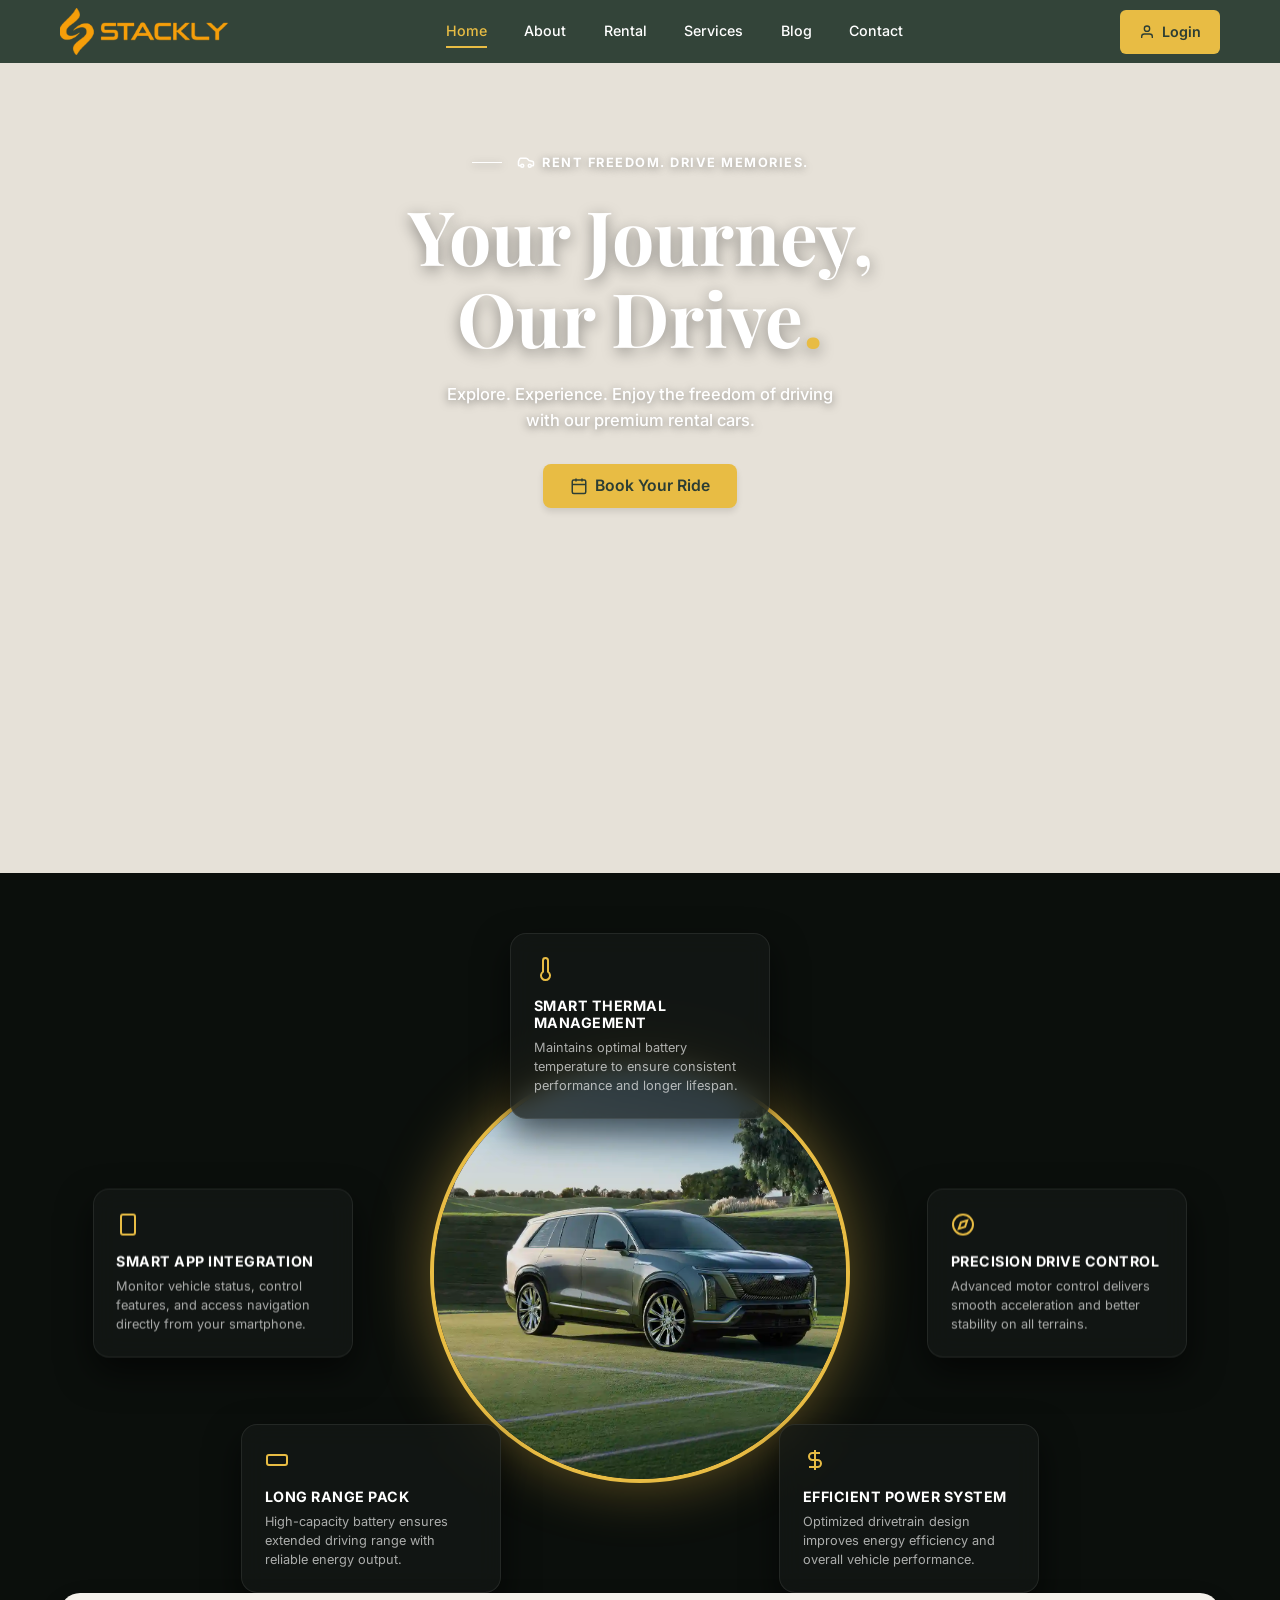
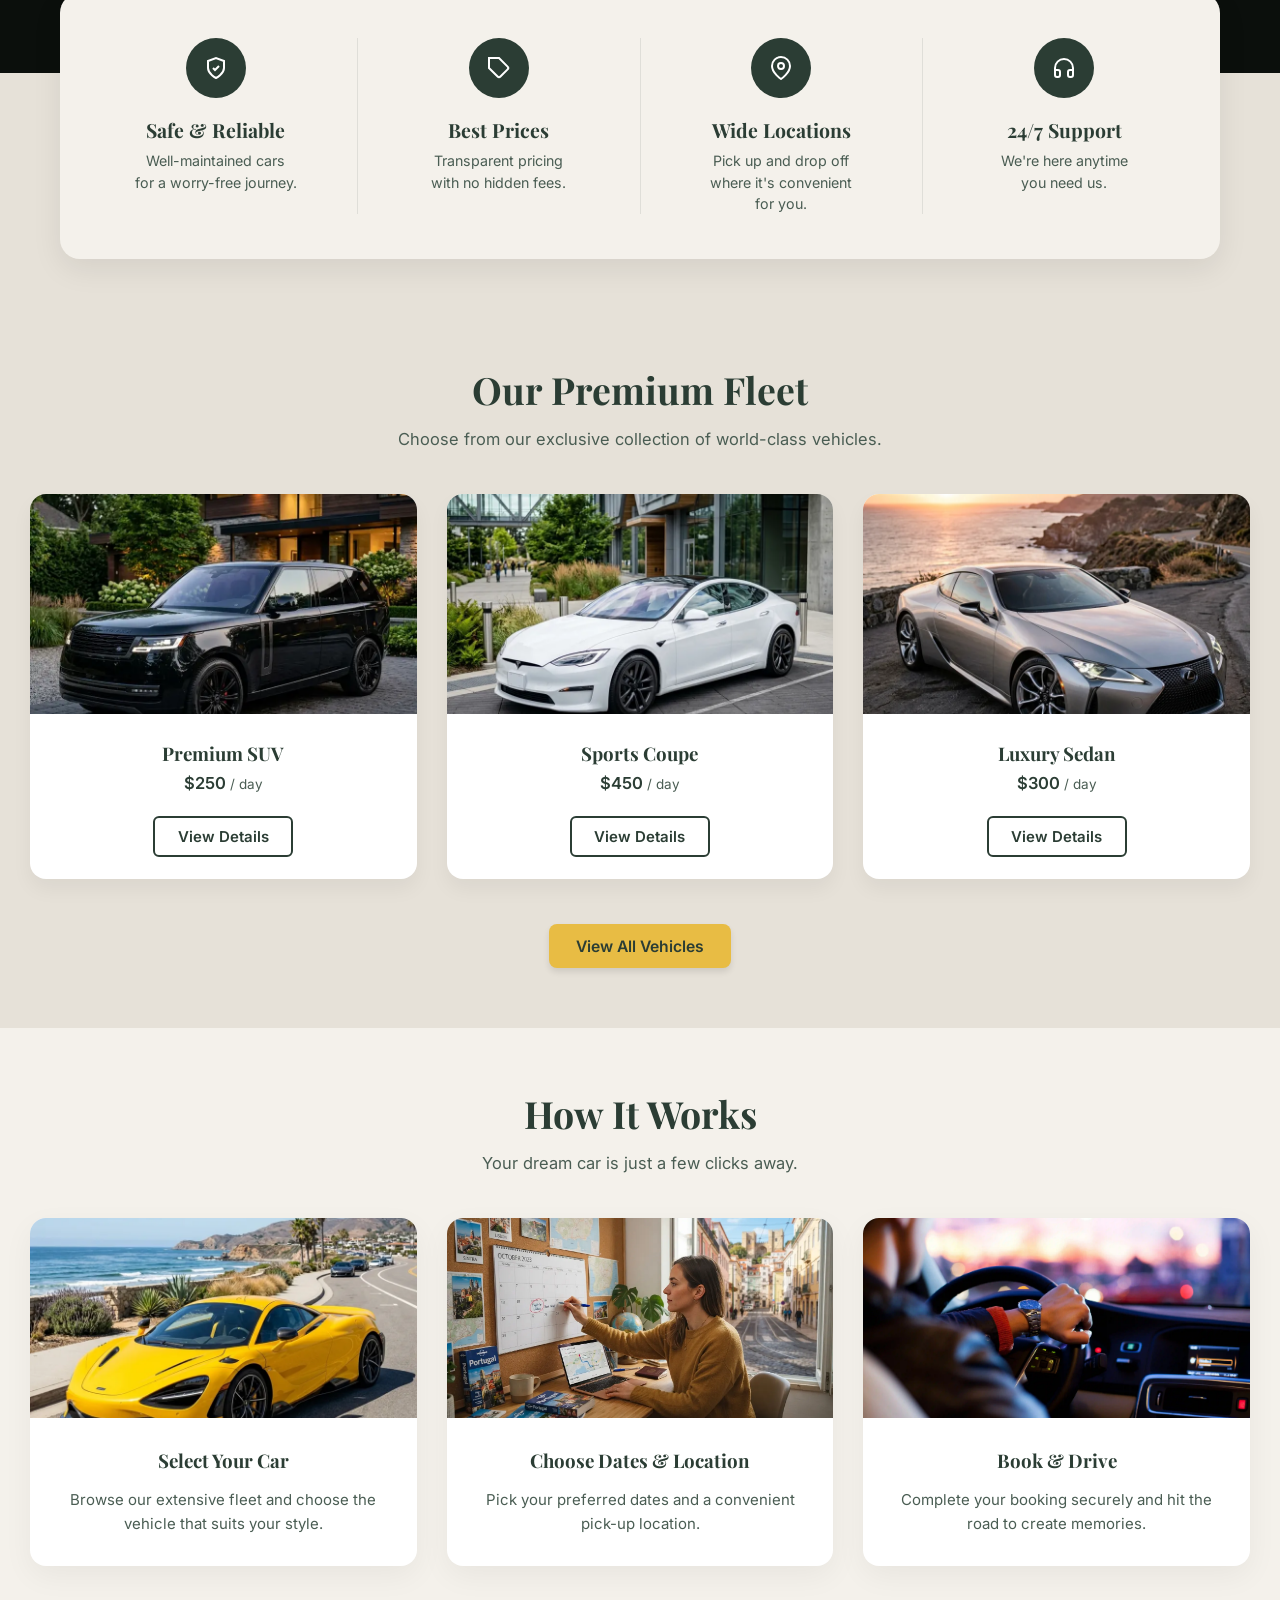
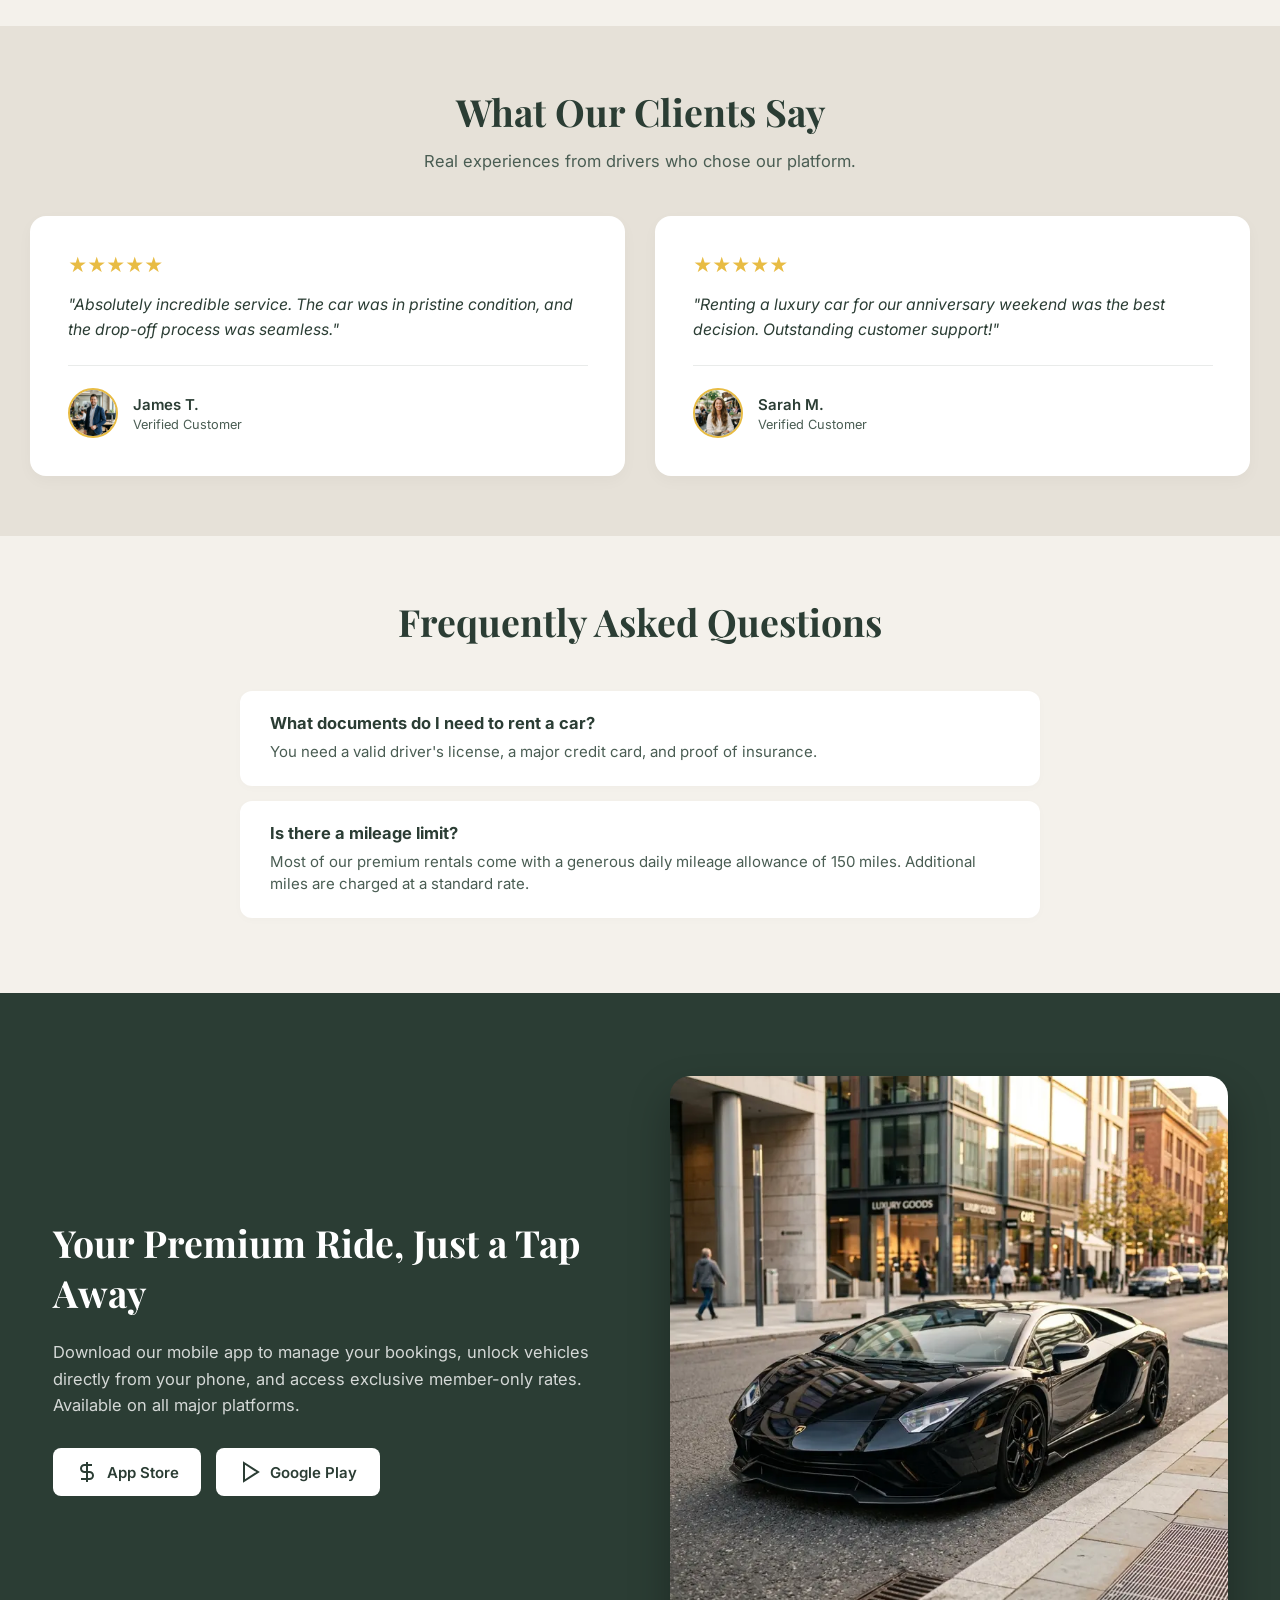
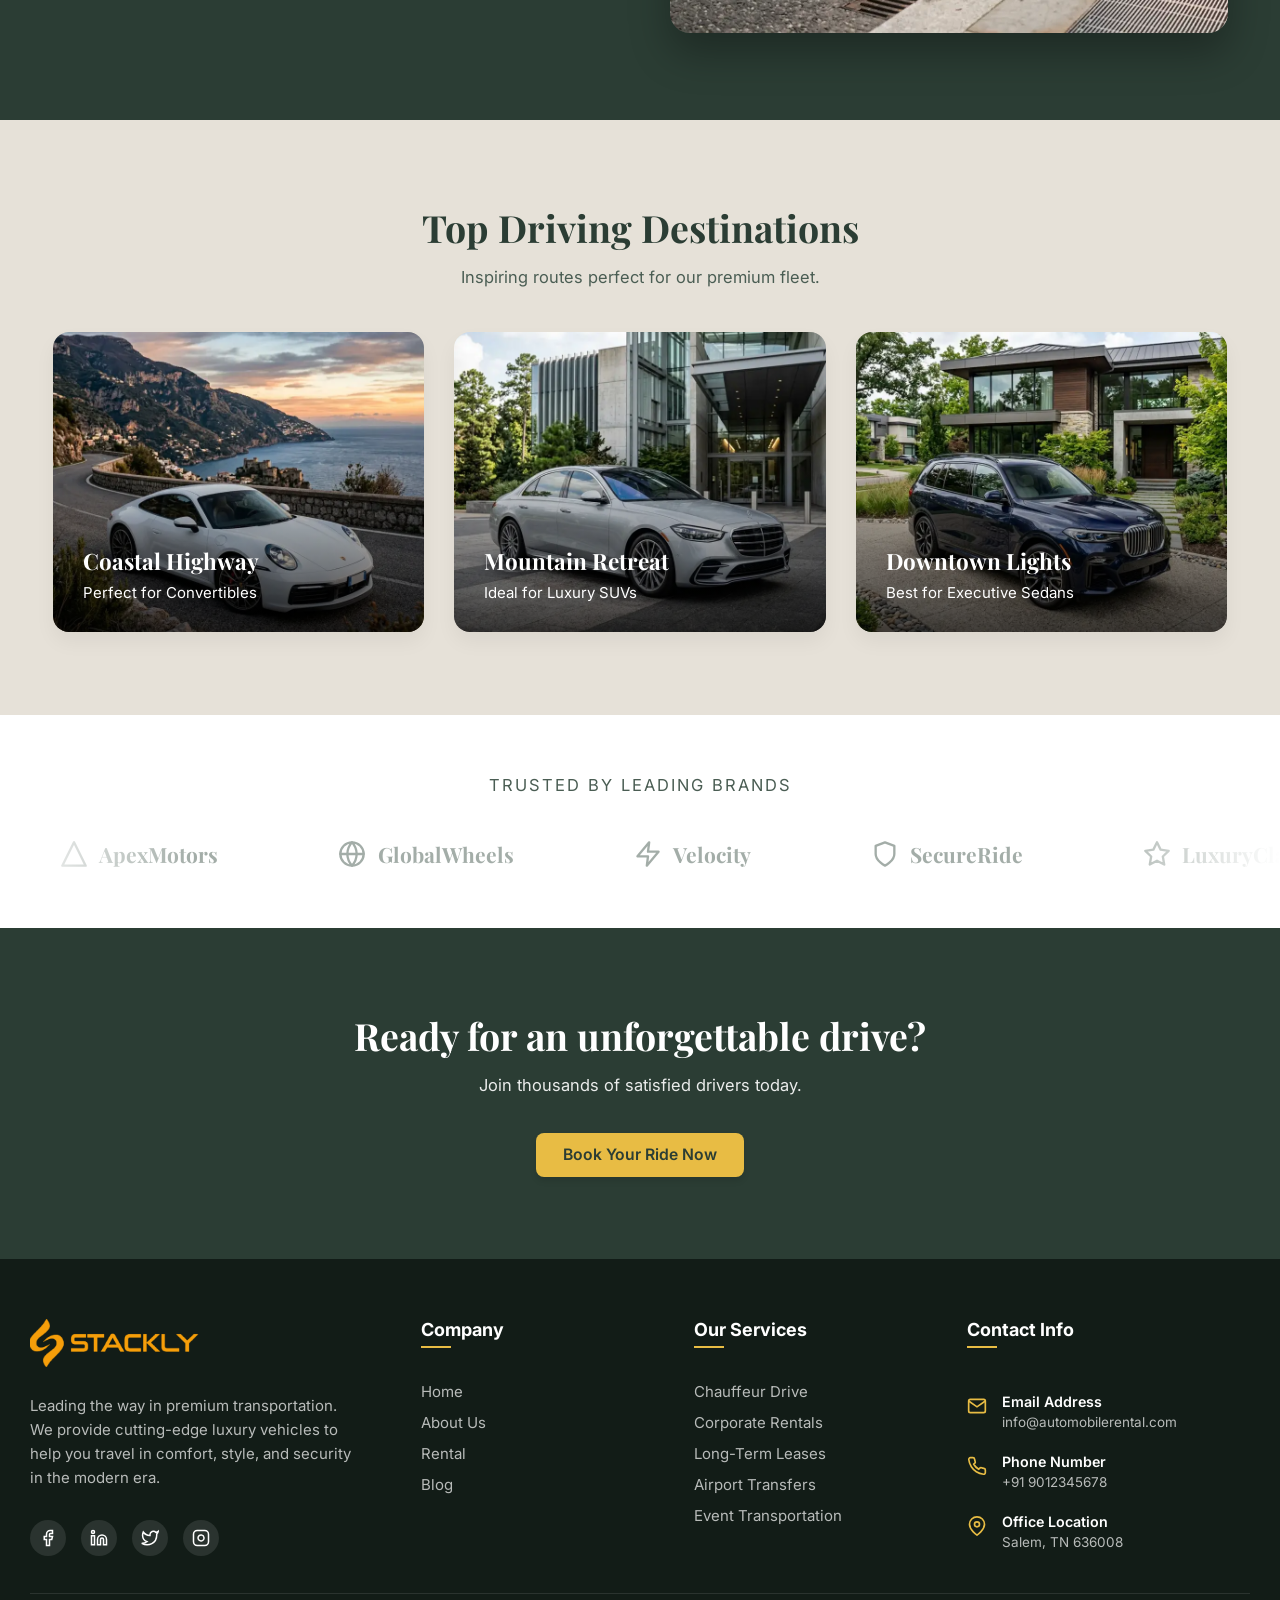
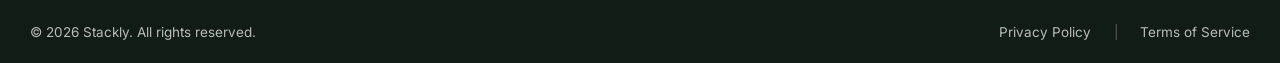
<file: index.html>
<!DOCTYPE html>
<html lang="en">
<head>
    <meta charset="UTF-8">
    <meta name="viewport" content="width=device-width, initial-scale=1.0">
    <title>Automobile Rental Platform</title>
    <link rel="preconnect" href="https://fonts.googleapis.com">
    <link rel="preconnect" href="https://fonts.gstatic.com" crossorigin>
    <link href="https://fonts.googleapis.com/css2?family=Playfair+Display:ital,wght@0,600;0,700;1,600&family=Inter:wght@400;500;600&display=swap" rel="stylesheet">
    <link rel="stylesheet" href="css/index.css">
    <link rel="stylesheet" href="css/tablet-fix.css">
</head>
<body>
    <header class="navbar">
        <a href="index.html" class="logo">
            <img src="assets/logo.webp" alt="Automobile Rental Logo" class="nav-logo-img">
        </a>
        <nav class="nav-links">
            <a href="index.html" class="active">Home</a>
            <a href="about.html">About</a>
            <a href="rentcar.html">Rental</a>
            <a href="services.html">Services</a>
            <a href="blog.html">Blog</a>
            <a href="contact.html">Contact</a>
                    <a href="login.html" class="btn-login mobile-only-login">
                <svg width="16" height="16" viewBox="0 0 24 24" fill="none" stroke="#2C3E35" stroke-width="2">
                    <path d="M20 21v-2a4 4 0 0 0-4-4H8a4 4 0 0 0-4 4v2"></path>
                    <circle cx="12" cy="7" r="4"></circle>
                </svg>
                Login
            </a>
        </nav>
        <div class="nav-actions">
            <a href="login.html" class="btn-login">
                <svg width="16" height="16" viewBox="0 0 24 24" fill="none" stroke="#2C3E35" stroke-width="2">
                    <path d="M20 21v-2a4 4 0 0 0-4-4H8a4 4 0 0 0-4 4v2"></path>
                    <circle cx="12" cy="7" r="4"></circle>
                </svg>
                Login
            </a>
        </div>
        <button class="mobile-menu-btn" aria-label="Toggle Menu">
            <span></span>
            <span></span>
            <span></span>
        </button>
    </header>

    <main>
        <section class="hero">
            <div class="hero-slideshow">
                <div class="slide"></div>
                <div class="slide"></div>
                <div class="slide"></div>
                <div class="slide"></div>
                <div class="slide"></div>
            </div>
            <div class="hero-content reveal">
                <div class="hero-subtitle">
                    <svg width="18" height="18" viewBox="0 0 24 24" fill="none" stroke="currentColor" stroke-width="2">
                        <path d="M19 17h2c.6 0 1-.4 1-1v-3c0-.9-.7-1.7-1.5-1.9C18.7 10.6 16 10 16 10s-1.3-1.4-2.2-2.3c-.5-.4-1.1-.7-1.8-.7H5c-.6 0-1.1.4-1.4.9l-1.4 2.9A3.7 3.7 0 0 0 2 12v4c0 .6.4 1 1 1h2"></path>
                        <circle cx="7" cy="17" r="2"></circle>
                        <circle cx="17" cy="17" r="2"></circle>
                    </svg>
                    RENT FREEDOM. DRIVE MEMORIES.
                </div>
                <h1 class="hero-title">Your Journey,<br>Our Drive<span class="dot">.</span></h1>
                <p class="hero-description">Explore. Experience. Enjoy the freedom of driving<br>with our premium rental cars.</p>
                <a href="rentcar.html" class="btn-primary">
                    <svg width="18" height="18" viewBox="0 0 24 24" fill="none" stroke="#2C3E35" stroke-width="2">
                        <rect x="3" y="4" width="18" height="18" rx="2" ry="2"></rect>
                        <line x1="16" y1="2" x2="16" y2="6"></line>
                        <line x1="8" y1="2" x2="8" y2="6"></line>
                        <line x1="3" y1="10" x2="21" y2="10"></line>
                    </svg>
                    Book Your Ride
                </a>
            </div>
        </section>

        <!-- Tech Specs Section -->
        <section class="tech-specs">
            <div class="tech-container">
                <!-- Center glowing ring -->
                <div class="tech-center-ring scroll-reveal">
                    <img src="assets/hero1.webp" alt="Advanced Electric Vehicle">
                </div>
                
                <!-- Floating Cards -->
                <div class="tech-card card-top animate-float-slow scroll-reveal">
                    <div class="tech-icon">
                        <svg width="24" height="24" viewBox="0 0 24 24" fill="none" stroke="currentColor" stroke-width="2"><path d="M14 14.76V3.5a2.5 2.5 0 0 0-5 0v11.26a4.5 4.5 0 1 0 5 0z"></path></svg>
                    </div>
                    <div class="tech-info">
                        <h3>SMART THERMAL MANAGEMENT</h3>
                        <p>Maintains optimal battery temperature to ensure consistent performance and longer lifespan.</p>
                    </div>
                </div>

                <div class="tech-card card-left animate-float-medium scroll-reveal">
                    <div class="tech-icon">
                        <svg width="24" height="24" viewBox="0 0 24 24" fill="none" stroke="currentColor" stroke-width="2"><rect x="5" y="2" width="14" height="20" rx="2" ry="2"></rect><line x1="12" y1="18" x2="12.01" y2="18"></line></svg>
                    </div>
                    <div class="tech-info">
                        <h3>SMART APP INTEGRATION</h3>
                        <p>Monitor vehicle status, control features, and access navigation directly from your smartphone.</p>
                    </div>
                </div>

                <div class="tech-card card-right animate-float-fast scroll-reveal">
                    <div class="tech-icon">
                        <svg width="24" height="24" viewBox="0 0 24 24" fill="none" stroke="currentColor" stroke-width="2"><circle cx="12" cy="12" r="10"></circle><polygon points="16.24 7.76 14.12 14.12 7.76 16.24 9.88 9.88 16.24 7.76"></polygon></svg>
                    </div>
                    <div class="tech-info">
                        <h3>PRECISION DRIVE CONTROL</h3>
                        <p>Advanced motor control delivers smooth acceleration and better stability on all terrains.</p>
                    </div>
                </div>

                <div class="tech-card card-bottom-left animate-float-slow scroll-reveal">
                    <div class="tech-icon">
                        <svg width="24" height="24" viewBox="0 0 24 24" fill="none" stroke="currentColor" stroke-width="2"><rect x="2" y="7" width="20" height="10" rx="2" ry="2"></rect><line x1="22" y1="11" x2="22" y2="13"></line></svg>
                    </div>
                    <div class="tech-info">
                        <h3>LONG RANGE PACK</h3>
                        <p>High-capacity battery ensures extended driving range with reliable energy output.</p>
                    </div>
                </div>

                <div class="tech-card card-bottom-right animate-float-medium scroll-reveal">
                    <div class="tech-icon">
                        <svg width="24" height="24" viewBox="0 0 24 24" fill="none" stroke="currentColor" stroke-width="2"><path d="M12 2v20"></path><path d="M17 5H9.5a3.5 3.5 0 0 0 0 7h5a3.5 3.5 0 0 1 0 7H6"></path></svg>
                    </div>
                    <div class="tech-info">
                        <h3>EFFICIENT POWER SYSTEM</h3>
                        <p>Optimized drivetrain design improves energy efficiency and overall vehicle performance.</p>
                    </div>
                </div>
            </div>
        </section>

        <section class="features">
            <div class="feature-card">
                <div class="feature-icon">
                    <svg width="24" height="24" viewBox="0 0 24 24" fill="none" stroke="currentColor" stroke-width="2">
                        <path d="M12 22s8-4 8-10V5l-8-3-8 3v7c0 6 8 10 8 10z"></path>
                        <path d="M9 12l2 2 4-4"></path>
                    </svg>
                </div>
                <h3>Safe & Reliable</h3>
                <p>Well-maintained cars<br>for a worry-free journey.</p>
            </div>
            <div class="feature-divider"></div>
            <div class="feature-card">
                <div class="feature-icon">
                    <svg width="24" height="24" viewBox="0 0 24 24" fill="none" stroke="currentColor" stroke-width="2">
                        <path d="M20.59 13.41l-7.17 7.17a2 2 0 0 1-2.83 0L2 12V2h10l8.59 8.59a2 2 0 0 1 0 2.82z"></path>
                        <line x1="7" y1="7" x2="7.01" y2="7"></line>
                    </svg>
                </div>
                <h3>Best Prices</h3>
                <p>Transparent pricing<br>with no hidden fees.</p>
            </div>
            <div class="feature-divider"></div>
            <div class="feature-card">
                <div class="feature-icon">
                    <svg width="24" height="24" viewBox="0 0 24 24" fill="none" stroke="currentColor" stroke-width="2">
                        <path d="M21 10c0 7-9 13-9 13s-9-6-9-13a9 9 0 0 1 18 0z"></path>
                        <circle cx="12" cy="10" r="3"></circle>
                    </svg>
                </div>
                <h3>Wide Locations</h3>
                <p>Pick up and drop off<br>where it's convenient<br>for you.</p>
            </div>
            <div class="feature-divider"></div>
            <div class="feature-card">
                <div class="feature-icon">
                    <svg width="24" height="24" viewBox="0 0 24 24" fill="none" stroke="currentColor" stroke-width="2">
                        <path d="M3 18v-6a9 9 0 0 1 18 0v6"></path>
                        <path d="M21 19a2 2 0 0 1-2 2h-1a2 2 0 0 1-2-2v-3a2 2 0 0 1 2-2h3zM3 19a2 2 0 0 0 2 2h1a2 2 0 0 0 2-2v-3a2 2 0 0 0-2-2H3z"></path>
                    </svg>
                </div>
                <h3>24/7 Support</h3>
                <p>We're here anytime<br>you need us.</p>
            </div>
        </section>
        <section class="fleet">
            <div class="section-header">
                <h2>Our Premium Fleet</h2>
                <p>Choose from our exclusive collection of world-class vehicles.</p>
            </div>
            <div class="fleet-grid">
                <div class="car-card">
                    <div class="car-img">
                        <img src="assets/car1.webp" alt="Luxury Car 1">
                    </div>
                    <div class="car-info">
                        <h4>Premium SUV</h4>
                        <p class="car-price">$250 <span>/ day</span></p>
                        <a href="rentcar.html" class="btn-outline">View Details</a>
                    </div>
                </div>
                <div class="car-card">
                    <div class="car-img">
                        <img src="assets/car2.webp" alt="Luxury Car 2">
                    </div>
                    <div class="car-info">
                        <h4>Sports Coupe</h4>
                        <p class="car-price">$450 <span>/ day</span></p>
                        <a href="rentcar.html" class="btn-outline">View Details</a>
                    </div>
                </div>
                <div class="car-card">
                    <div class="car-img">
                        <img src="assets/car3.webp" alt="Luxury Car 3">
                    </div>
                    <div class="car-info">
                        <h4>Luxury Sedan</h4>
                        <p class="car-price">$300 <span>/ day</span></p>
                        <a href="rentcar.html" class="btn-outline">View Details</a>
                    </div>
                </div>
            </div>
            <div class="view-all-container">
                <a href="rentcar.html" class="btn-primary">View All Vehicles</a>
            </div>
        </section>

        <section class="how-it-works">
            <div class="section-header">
                <h2>How It Works</h2>
                <p>Your dream car is just a few clicks away.</p>
            </div>
            <div class="steps-container">
                <div class="step">
                    <div class="step-image-container">
                        <img src="assets/car16.webp" alt="Select Your Car">
                    </div>
                    <div class="step-content">
                        <h4>Select Your Car</h4>
                        <p>Browse our extensive fleet and choose the vehicle that suits your style.</p>
                    </div>
                </div>
                <div class="step">
                    <div class="step-image-container">
                        <img src="assets/date.webp" alt="Choose Dates">
                    </div>
                    <div class="step-content">
                        <h4>Choose Dates & Location</h4>
                        <p>Pick your preferred dates and a convenient pick-up location.</p>
                    </div>
                </div>
                <div class="step">
                    <div class="step-image-container">
                        <img src="assets/drive.webp" alt="Book & Drive">
                    </div>
                    <div class="step-content">
                        <h4>Book & Drive</h4>
                        <p>Complete your booking securely and hit the road to create memories.</p>
                    </div>
                </div>
            </div>
        </section>

        <section class="testimonials">
            <div class="section-header">
                <h2>What Our Clients Say</h2>
                <p>Real experiences from drivers who chose our platform.</p>
            </div>
            <div class="testimonial-grid">
                <div class="testimonial-card">
                    <div class="stars">★★★★★</div>
                    <p class="review">"Absolutely incredible service. The car was in pristine condition, and the drop-off process was seamless."</p>
                    <div class="reviewer-profile">
                        <img src="assets/james.webp" alt="James T." class="reviewer-img">
                        <div class="reviewer-info">
                            <p class="reviewer-name">James T.</p>
                            <p class="reviewer-role">Verified Customer</p>
                        </div>
                    </div>
                </div>
                <div class="testimonial-card">
                    <div class="stars">★★★★★</div>
                    <p class="review">"Renting a luxury car for our anniversary weekend was the best decision. Outstanding customer support!"</p>
                    <div class="reviewer-profile">
                        <img src="assets/sarah.webp" alt="Sarah M." class="reviewer-img">
                        <div class="reviewer-info">
                            <p class="reviewer-name">Sarah M.</p>
                            <p class="reviewer-role">Verified Customer</p>
                        </div>
                    </div>
                </div>
            </div>
        </section>

        <section class="faqs">
            <div class="section-header">
                <h2>Frequently Asked Questions</h2>
            </div>
            <div class="faq-container">
                <div class="faq-item">
                    <h4>What documents do I need to rent a car?</h4>
                    <p>You need a valid driver's license, a major credit card, and proof of insurance.</p>
                </div>
                <div class="faq-item">
                    <h4>Is there a mileage limit?</h4>
                    <p>Most of our premium rentals come with a generous daily mileage allowance of 150 miles. Additional miles are charged at a standard rate.</p>
                </div>
            </div>
        </section>

        <section class="app-promo">
            <div class="app-promo-content">
                <h2>Your Premium Ride, Just a Tap Away</h2>
                <p>Download our mobile app to manage your bookings, unlock vehicles directly from your phone, and access exclusive member-only rates. Available on all major platforms.</p>
                <div class="app-buttons">
                    <a href="404.html" class="app-btn">
                        <svg width="24" height="24" viewBox="0 0 24 24" fill="none" stroke="currentColor" stroke-width="2"><path d="M12 2v20M17 5H9.5a3.5 3.5 0 0 0 0 7h5a3.5 3.5 0 0 1 0 7H6"></path></svg>
                        App Store
                    </a>
                    <a href="404.html" class="app-btn">
                        <svg width="24" height="24" viewBox="0 0 24 24" fill="none" stroke="currentColor" stroke-width="2"><polygon points="5 3 19 12 5 21 5 3"></polygon></svg>
                        Google Play
                    </a>
                </div>
            </div>
            <div class="app-promo-image">
                <img src="assets/car10.webp" alt="Mobile App Experience">
            </div>
        </section>

        <section class="destinations">
            <div class="section-header">
                <h2>Top Driving Destinations</h2>
                <p>Inspiring routes perfect for our premium fleet.</p>
            </div>
            <div class="destinations-grid">
                <div class="destination-card">
                    <img src="assets/car11.webp" alt="Coastal Highway" class="destination-img">
                    <div class="destination-overlay">
                        <h3 class="destination-title">Coastal Highway</h3>
                        <p>Perfect for Convertibles</p>
                    </div>
                </div>
                <div class="destination-card">
                    <img src="assets/car12.webp" alt="Mountain Retreat" class="destination-img">
                    <div class="destination-overlay">
                        <h3 class="destination-title">Mountain Retreat</h3>
                        <p>Ideal for Luxury SUVs</p>
                    </div>
                </div>
                <div class="destination-card">
                    <img src="assets/car13.webp" alt="City Center" class="destination-img">
                    <div class="destination-overlay">
                        <h3 class="destination-title">Downtown Lights</h3>
                        <p>Best for Executive Sedans</p>
                    </div>
                </div>
            </div>
        </section>

                <section class="partners">
            <p>Trusted By Leading Brands</p>
            <div class="marquee-wrapper">
                <div class="marquee-track">
                    <!-- Set 1 -->
                    <div class="partner-logo">
                        <svg width="24" height="24" viewBox="0 0 24 24" fill="none" stroke="currentColor" stroke-width="2" stroke-linecap="round" stroke-linejoin="round"><polygon points="12 2 2 22 22 22"></polygon></svg>
                        <span>ApexMotors</span>
                    </div>
                    <div class="partner-logo">
                        <svg width="24" height="24" viewBox="0 0 24 24" fill="none" stroke="currentColor" stroke-width="2" stroke-linecap="round" stroke-linejoin="round"><circle cx="12" cy="12" r="10"></circle><path d="M12 2a15.3 15.3 0 0 1 4 10 15.3 15.3 0 0 1-4 10 15.3 15.3 0 0 1-4-10 15.3 15.3 0 0 1 4-10z"></path><path d="M2 12h20"></path></svg>
                        <span>GlobalWheels</span>
                    </div>
                    <div class="partner-logo">
                        <svg width="24" height="24" viewBox="0 0 24 24" fill="none" stroke="currentColor" stroke-width="2" stroke-linecap="round" stroke-linejoin="round"><path d="M13 2L3 14h9l-1 8 10-12h-9l1-8z"></path></svg>
                        <span>Velocity</span>
                    </div>
                    <div class="partner-logo">
                        <svg width="24" height="24" viewBox="0 0 24 24" fill="none" stroke="currentColor" stroke-width="2" stroke-linecap="round" stroke-linejoin="round"><path d="M12 22s8-4 8-10V5l-8-3-8 3v7c0 6 8 10 8 10z"></path></svg>
                        <span>SecureRide</span>
                    </div>
                    <div class="partner-logo">
                        <svg width="24" height="24" viewBox="0 0 24 24" fill="none" stroke="currentColor" stroke-width="2" stroke-linecap="round" stroke-linejoin="round"><polygon points="12 2 15.09 8.26 22 9.27 17 14.14 18.18 21.02 12 17.77 5.82 21.02 7 14.14 2 9.27 8.91 8.26 12 2"></polygon></svg>
                        <span>LuxuryClass</span>
                    </div>
                    <!-- Set 2 -->
                    <div class="partner-logo">
                        <svg width="24" height="24" viewBox="0 0 24 24" fill="none" stroke="currentColor" stroke-width="2" stroke-linecap="round" stroke-linejoin="round"><polygon points="12 2 2 22 22 22"></polygon></svg>
                        <span>ApexMotors</span>
                    </div>
                    <div class="partner-logo">
                        <svg width="24" height="24" viewBox="0 0 24 24" fill="none" stroke="currentColor" stroke-width="2" stroke-linecap="round" stroke-linejoin="round"><circle cx="12" cy="12" r="10"></circle><path d="M12 2a15.3 15.3 0 0 1 4 10 15.3 15.3 0 0 1-4 10 15.3 15.3 0 0 1-4-10 15.3 15.3 0 0 1 4-10z"></path><path d="M2 12h20"></path></svg>
                        <span>GlobalWheels</span>
                    </div>
                    <div class="partner-logo">
                        <svg width="24" height="24" viewBox="0 0 24 24" fill="none" stroke="currentColor" stroke-width="2" stroke-linecap="round" stroke-linejoin="round"><path d="M13 2L3 14h9l-1 8 10-12h-9l1-8z"></path></svg>
                        <span>Velocity</span>
                    </div>
                    <div class="partner-logo">
                        <svg width="24" height="24" viewBox="0 0 24 24" fill="none" stroke="currentColor" stroke-width="2" stroke-linecap="round" stroke-linejoin="round"><path d="M12 22s8-4 8-10V5l-8-3-8 3v7c0 6 8 10 8 10z"></path></svg>
                        <span>SecureRide</span>
                    </div>
                    <div class="partner-logo">
                        <svg width="24" height="24" viewBox="0 0 24 24" fill="none" stroke="currentColor" stroke-width="2" stroke-linecap="round" stroke-linejoin="round"><polygon points="12 2 15.09 8.26 22 9.27 17 14.14 18.18 21.02 12 17.77 5.82 21.02 7 14.14 2 9.27 8.91 8.26 12 2"></polygon></svg>
                        <span>LuxuryClass</span>
                    </div>
                </div>
            </div>
        </section>

        <section class="bottom-cta">
            <h2>Ready for an unforgettable drive?</h2>
            <p>Join thousands of satisfied drivers today.</p>
            <a href="rentcar.html" class="btn-primary">Book Your Ride Now</a>
        </section>
    </main>

    <footer class="footer">
        <div class="footer-top">
            <div class="footer-col brand-col">
                <a href="index.html" class="footer-logo">
                    <img src="assets/logo.webp" alt="Automobile Rental Logo" class="footer-logo-img">
                </a>
                <p>Leading the way in premium transportation. We provide cutting-edge luxury vehicles to help you travel in comfort, style, and security in the modern era.</p>
                <div class="footer-socials">
                    <a href="404.html" aria-label="Facebook"><svg width="18" height="18" viewBox="0 0 24 24" fill="none" stroke="currentColor" stroke-width="2"><path d="M18 2h-3a5 5 0 0 0-5 5v3H7v4h3v8h4v-8h3l1-4h-4V7a1 1 0 0 1 1-1h3z"></path></svg></a>
                    <a href="404.html" aria-label="LinkedIn"><svg width="18" height="18" viewBox="0 0 24 24" fill="none" stroke="currentColor" stroke-width="2"><path d="M16 8a6 6 0 0 1 6 6v7h-4v-7a2 2 0 0 0-2-2 2 2 0 0 0-2 2v7h-4v-7a6 6 0 0 1 6-6z"></path><rect x="2" y="9" width="4" height="12"></rect><circle cx="4" cy="4" r="2"></circle></svg></a>
                    <a href="404.html" aria-label="Twitter"><svg width="18" height="18" viewBox="0 0 24 24" fill="none" stroke="currentColor" stroke-width="2"><path d="M23 3a10.9 10.9 0 0 1-3.14 1.53 4.48 4.48 0 0 0-7.86 3v1A10.66 10.66 0 0 1 3 4s-4 9 5 13a11.64 11.64 0 0 1-7 2c9 5 20 0 20-11.5a4.5 4.5 0 0 0-.08-.83A7.72 7.72 0 0 0 23 3z"></path></svg></a>
                    <a href="404.html" aria-label="Instagram"><svg width="18" height="18" viewBox="0 0 24 24" fill="none" stroke="currentColor" stroke-width="2"><rect x="2" y="2" width="20" height="20" rx="5" ry="5"></rect><path d="M16 11.37A4 4 0 1 1 12.63 8 4 4 0 0 1 16 11.37z"></path><line x1="17.5" y1="6.5" x2="17.51" y2="6.5"></line></svg></a>
                </div>
            </div>
            
            <div class="footer-col links-col">
                <h4>Company</h4>
                <a href="index.html">Home</a>
                <a href="about.html">About Us</a>
                <a href="rentcar.html">Rental</a>
                <a href="blog.html">Blog</a>
            </div>
            
            <div class="footer-col links-col">
                <h4>Our Services</h4>
                <a href="services.html">Chauffeur Drive</a>
                <a href="services.html">Corporate Rentals</a>
                <a href="services.html">Long-Term Leases</a>
                <a href="services.html">Airport Transfers</a>
                <a href="services.html">Event Transportation</a>
            </div>
            
            <div class="footer-col contact-col">
                <h4>Contact Info</h4>
                <div class="contact-item">
                    <svg width="20" height="20" viewBox="0 0 24 24" fill="none" stroke="var(--primary-yellow)" stroke-width="2"><path d="M4 4h16c1.1 0 2 .9 2 2v12c0 1.1-.9 2-2 2H4c-1.1 0-2-.9-2-2V6c0-1.1.9-2 2-2z"></path><polyline points="22,6 12,13 2,6"></polyline></svg>
                    <div>
                        <strong>Email Address</strong>
                        <span>info@automobilerental.com</span>
                    </div>
                </div>
                <div class="contact-item">
                    <svg width="20" height="20" viewBox="0 0 24 24" fill="none" stroke="var(--primary-yellow)" stroke-width="2"><path d="M22 16.92v3a2 2 0 0 1-2.18 2 19.79 19.79 0 0 1-8.63-3.07 19.5 19.5 0 0 1-6-6 19.79 19.79 0 0 1-3.07-8.67A2 2 0 0 1 4.11 2h3a2 2 0 0 1 2 1.72 12.84 12.84 0 0 0 .7 2.81 2 2 0 0 1-.45 2.11L8.09 9.91a16 16 0 0 0 6 6l1.27-1.27a2 2 0 0 1 2.11-.45 12.84 12.84 0 0 0 2.81.7A2 2 0 0 1 22 16.92z"></path></svg>
                    <div>
                        <strong>Phone Number</strong>
                        <span>+91 9012345678</span>
                    </div>
                </div>
                <div class="contact-item">
                    <svg width="20" height="20" viewBox="0 0 24 24" fill="none" stroke="var(--primary-yellow)" stroke-width="2"><path d="M21 10c0 7-9 13-9 13s-9-6-9-13a9 9 0 0 1 18 0z"></path><circle cx="12" cy="10" r="3"></circle></svg>
                    <div>
                        <strong>Office Location</strong>
                        <span>Salem, TN 636008</span>
                    </div>
                </div>
            </div>
        </div>
        
        <div class="footer-bottom">
            <p>&copy; 2026 Stackly. All rights reserved.</p>
            <div class="footer-legal">
                <a href="404.html">Privacy Policy</a>
                <span class="legal-separator">|</span>
                <a href="404.html">Terms of Service</a>
            </div>
        </div>
    </footer>
    <script src="js/script.js?v=2"></script>
    <script>
        document.addEventListener('DOMContentLoaded', () => {
            const mobileMenuBtn = document.querySelector('.mobile-menu-btn');
            const body = document.body;
            if(mobileMenuBtn) {
                mobileMenuBtn.addEventListener('click', () => {
                    body.classList.toggle('menu-open');
                });
            }
        });
    </script>
</body>
</html>
</file>
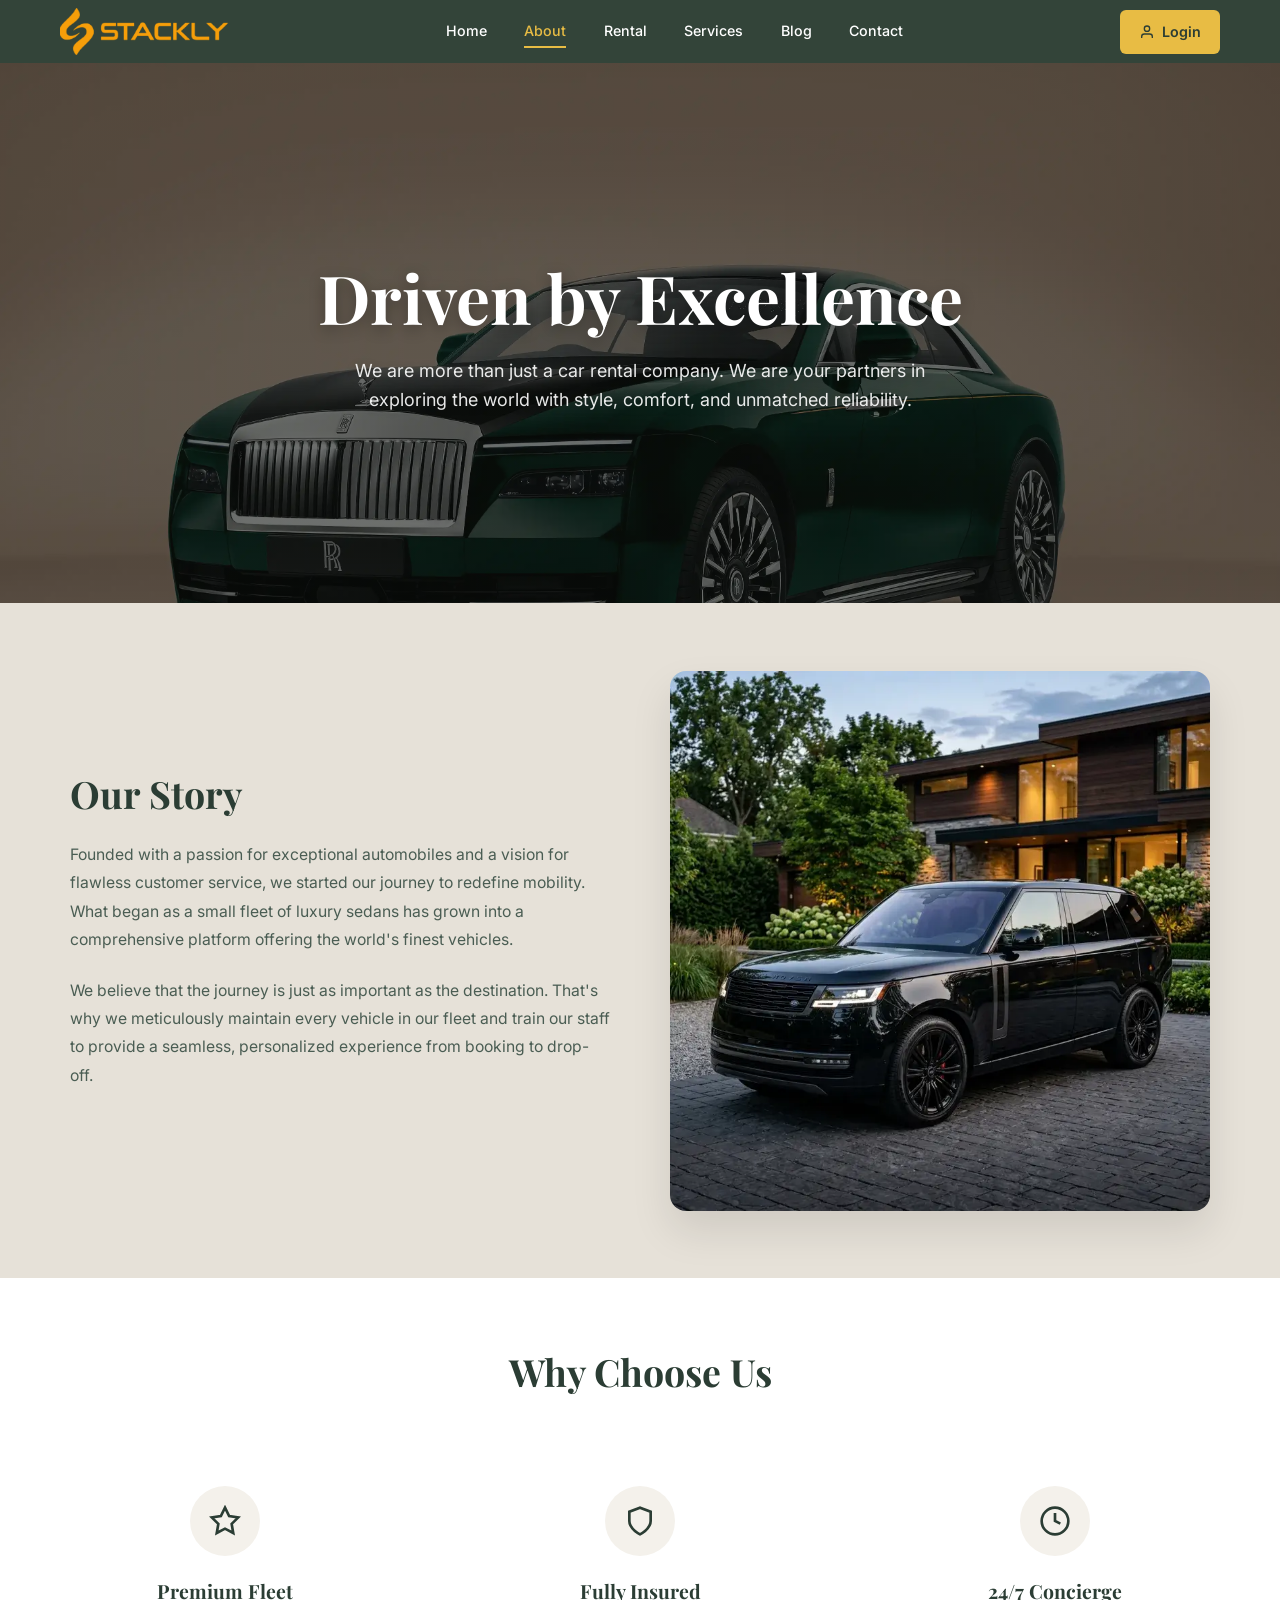
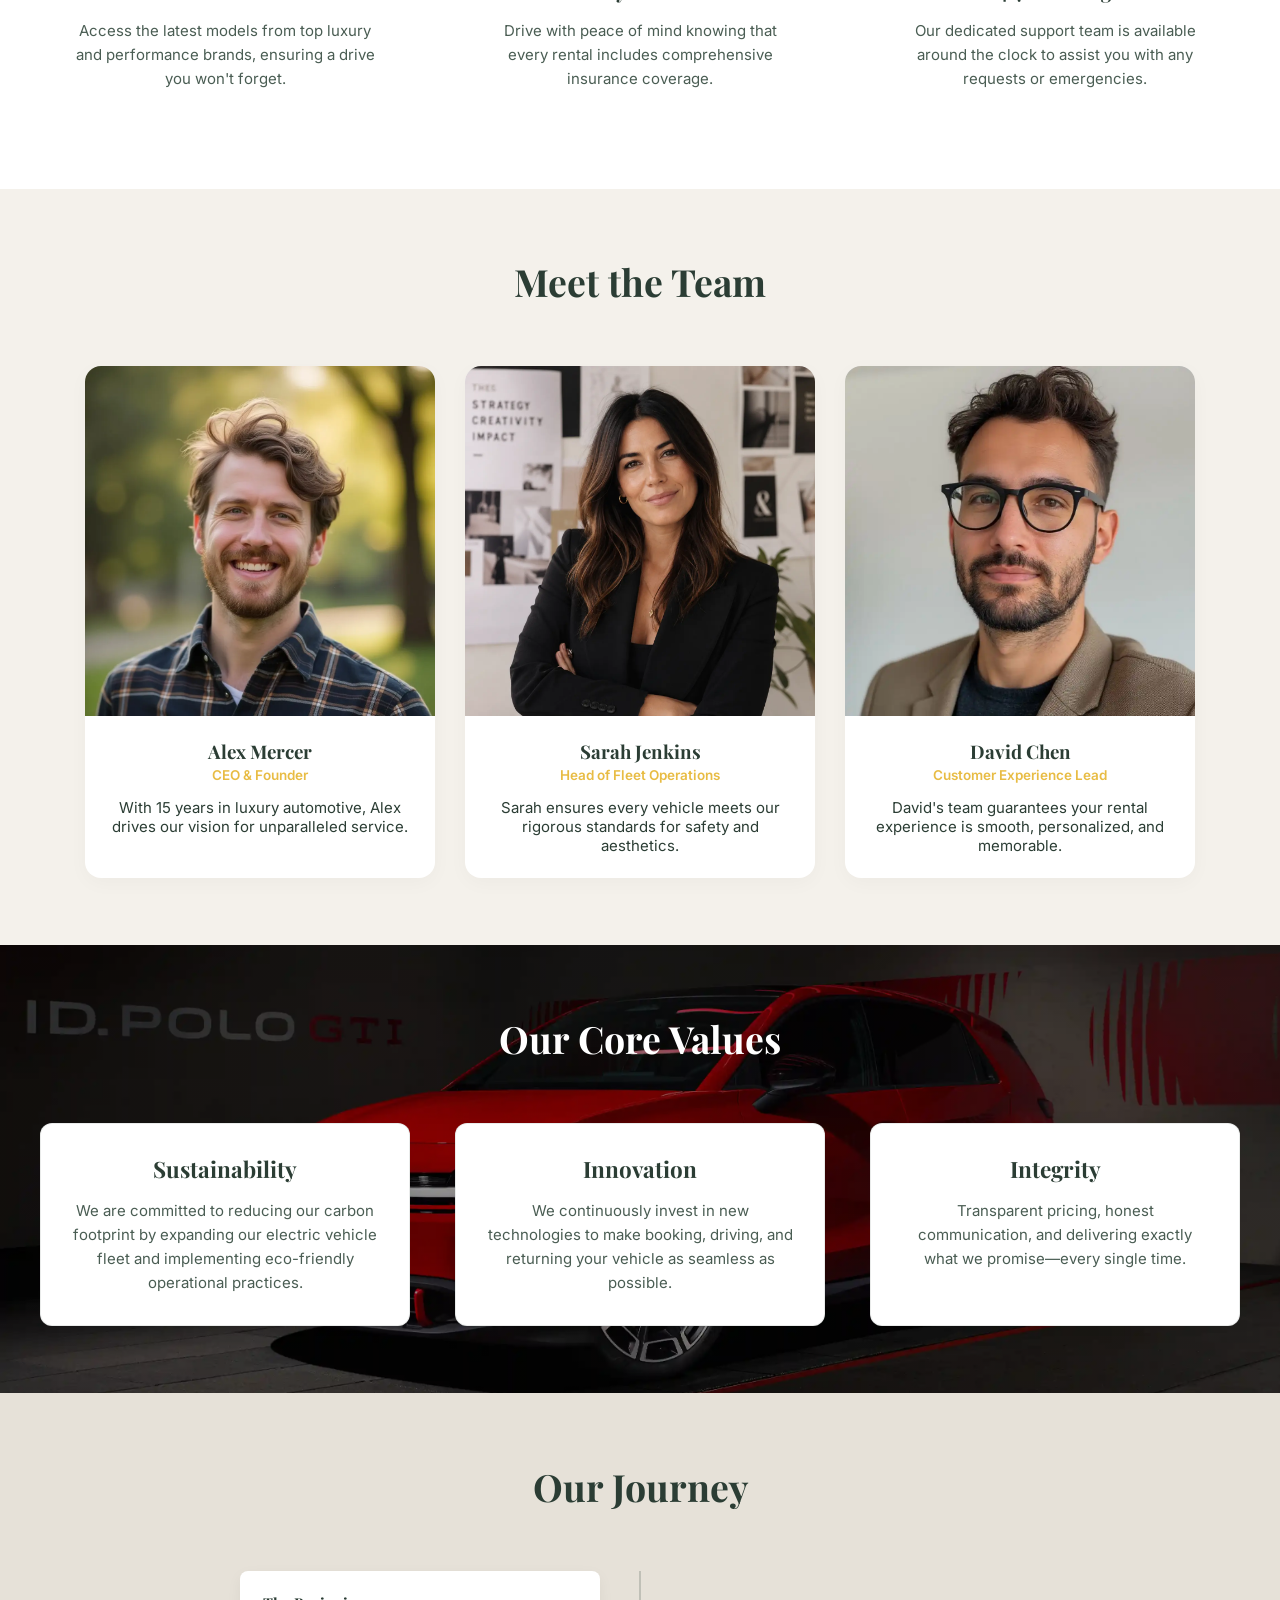
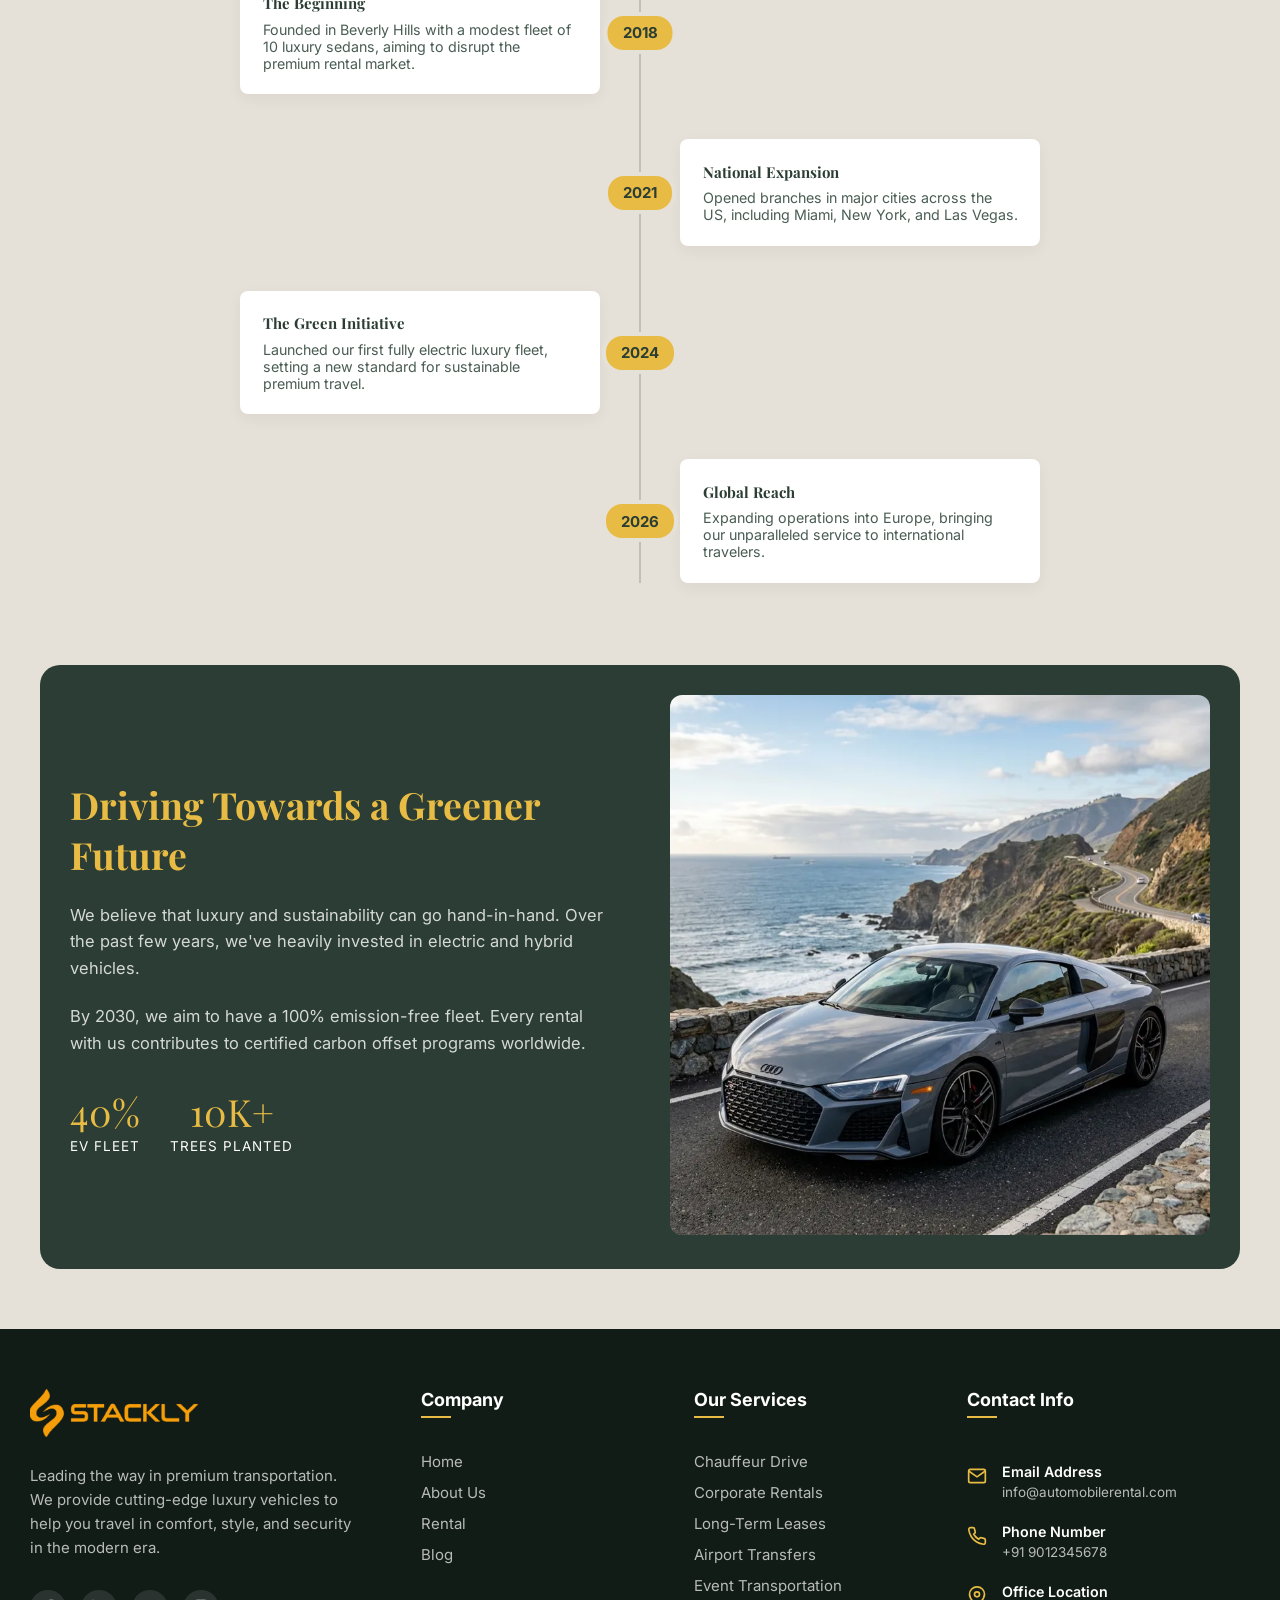
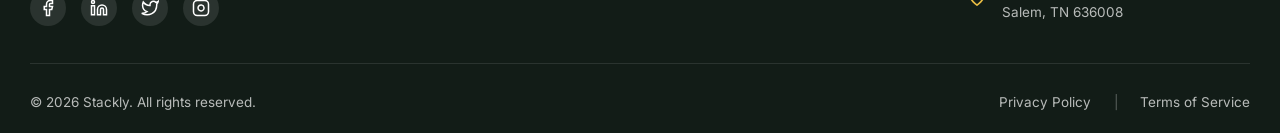
<file: about.html>
<!DOCTYPE html>
<html lang="en">
<head>
    <meta charset="UTF-8">
    <meta name="viewport" content="width=device-width, initial-scale=1.0">
    <title>About Us - Automobile Rental Platform</title>
    <link rel="preconnect" href="https://fonts.googleapis.com">
    <link rel="preconnect" href="https://fonts.gstatic.com" crossorigin>
    <link href="https://fonts.googleapis.com/css2?family=Playfair+Display:ital,wght@0,600;0,700;1,600&family=Inter:wght@400;500;600&display=swap" rel="stylesheet">
    <link rel="stylesheet" href="css/index.css">
    <link rel="stylesheet" href="css/about.css">
    <link rel="stylesheet" href="css/tablet-fix.css">
</head>
<body>
    <header class="navbar">
        <a href="index.html" class="logo">
            <img src="assets/logo.webp" alt="Automobile Rental Logo" class="nav-logo-img">
        </a>
        <nav class="nav-links">
            <a href="index.html">Home</a>
            <a href="about.html" class="active">About</a>
            <a href="rentcar.html">Rental</a>
            <a href="services.html">Services</a>
            <a href="blog.html">Blog</a>
            <a href="contact.html">Contact</a>
                    <a href="login.html" class="btn-login mobile-only-login">
                <svg width="16" height="16" viewBox="0 0 24 24" fill="none" stroke="#2C3E35" stroke-width="2">
                    <path d="M20 21v-2a4 4 0 0 0-4-4H8a4 4 0 0 0-4 4v2"></path>
                    <circle cx="12" cy="7" r="4"></circle>
                </svg>
                Login
            </a>
        </nav>
        <div class="nav-actions">
            <a href="login.html" class="btn-login">
                <svg width="16" height="16" viewBox="0 0 24 24" fill="none" stroke="#2C3E35" stroke-width="2">
                    <path d="M20 21v-2a4 4 0 0 0-4-4H8a4 4 0 0 0-4 4v2"></path>
                    <circle cx="12" cy="7" r="4"></circle>
                </svg>
                Login
            </a>
        </div>
        <button class="mobile-menu-btn" aria-label="Toggle Menu">
            <span></span>
            <span></span>
            <span></span>
        </button>
    </header>

    <main>
        <section class="about-hero">
            <h1 class="reveal">Driven by Excellence</h1>
            <p class="reveal">We are more than just a car rental company. We are your partners in exploring the world with style, comfort, and unmatched reliability.</p>
        </section>

        <section class="our-story">
            <div class="story-content">
                <h2>Our Story</h2>
                <p>Founded with a passion for exceptional automobiles and a vision for flawless customer service, we started our journey to redefine mobility. What began as a small fleet of luxury sedans has grown into a comprehensive platform offering the world's finest vehicles.</p>
                <p>We believe that the journey is just as important as the destination. That's why we meticulously maintain every vehicle in our fleet and train our staff to provide a seamless, personalized experience from booking to drop-off.</p>
            </div>
            <div class="story-image">
                <img src="assets/car1.webp" alt="Our premium fleet">
            </div>
        </section>

        <section class="why-choose-us">
            <div class="why-header">
                <h2>Why Choose Us</h2>
            </div>
            <div class="why-grid">
                <div class="why-card">
                    <div class="why-icon">
                        <svg width="32" height="32" viewBox="0 0 24 24" fill="none" stroke="currentColor" stroke-width="2"><polygon points="12 2 15.09 8.26 22 9.27 17 14.14 18.18 21.02 12 17.77 5.82 21.02 7 14.14 2 9.27 8.91 8.26 12 2"></polygon></svg>
                    </div>
                    <h3>Premium Fleet</h3>
                    <p>Access the latest models from top luxury and performance brands, ensuring a drive you won't forget.</p>
                </div>
                <div class="why-card">
                    <div class="why-icon">
                        <svg width="32" height="32" viewBox="0 0 24 24" fill="none" stroke="currentColor" stroke-width="2"><path d="M12 22s8-4 8-10V5l-8-3-8 3v7c0 6 8 10 8 10z"></path></svg>
                    </div>
                    <h3>Fully Insured</h3>
                    <p>Drive with peace of mind knowing that every rental includes comprehensive insurance coverage.</p>
                </div>
                <div class="why-card">
                    <div class="why-icon">
                        <svg width="32" height="32" viewBox="0 0 24 24" fill="none" stroke="currentColor" stroke-width="2"><circle cx="12" cy="12" r="10"></circle><polyline points="12 6 12 12 16 14"></polyline></svg>
                    </div>
                    <h3>24/7 Concierge</h3>
                    <p>Our dedicated support team is available around the clock to assist you with any requests or emergencies.</p>
                </div>
            </div>
        </section>

        <section class="our-team">
            <div class="why-header">
                <h2>Meet the Team</h2>
            </div>
            <div class="team-grid">
                <div class="team-member">
                    <div class="team-img">
                        <img src="assets/ai6.webp" alt="Team Member 1">
                    </div>
                    <div class="team-info">
                        <h4>Alex Mercer</h4>
                        <p class="team-role">CEO & Founder</p>
                        <p>With 15 years in luxury automotive, Alex drives our vision for unparalleled service.</p>
                    </div>
                </div>
                <div class="team-member">
                    <div class="team-img">
                        <img src="assets/aio.webp" alt="Team Member 2">
                    </div>
                    <div class="team-info">
                        <h4>Sarah Jenkins</h4>
                        <p class="team-role">Head of Fleet Operations</p>
                        <p>Sarah ensures every vehicle meets our rigorous standards for safety and aesthetics.</p>
                    </div>
                </div>
                <div class="team-member">
                    <div class="team-img">
                        <img src="assets/ai7.webp" alt="Team Member 3">
                    </div>
                    <div class="team-info">
                        <h4>David Chen</h4>
                        <p class="team-role">Customer Experience Lead</p>
                        <p>David's team guarantees your rental experience is smooth, personalized, and memorable.</p>
                    </div>
                </div>
            </div>
        </section>
        <section class="core-values">
            <div class="why-header">
                <h2>Our Core Values</h2>
            </div>
            <div class="values-grid">
                <div class="value-card">
                    <h3>Sustainability</h3>
                    <p>We are committed to reducing our carbon footprint by expanding our electric vehicle fleet and implementing eco-friendly operational practices.</p>
                </div>
                <div class="value-card">
                    <h3>Innovation</h3>
                    <p>We continuously invest in new technologies to make booking, driving, and returning your vehicle as seamless as possible.</p>
                </div>
                <div class="value-card">
                    <h3>Integrity</h3>
                    <p>Transparent pricing, honest communication, and delivering exactly what we promise—every single time.</p>
                </div>
            </div>
        </section>

        <section class="timeline-section">
            <div class="why-header">
                <h2>Our Journey</h2>
            </div>
            <div class="timeline">
                <div class="timeline-item">
                    <div class="timeline-year">2018</div>
                    <div class="timeline-content">
                        <h4>The Beginning</h4>
                        <p>Founded in Beverly Hills with a modest fleet of 10 luxury sedans, aiming to disrupt the premium rental market.</p>
                    </div>
                </div>
                <div class="timeline-item">
                    <div class="timeline-year">2021</div>
                    <div class="timeline-content">
                        <h4>National Expansion</h4>
                        <p>Opened branches in major cities across the US, including Miami, New York, and Las Vegas.</p>
                    </div>
                </div>
                <div class="timeline-item">
                    <div class="timeline-year">2024</div>
                    <div class="timeline-content">
                        <h4>The Green Initiative</h4>
                        <p>Launched our first fully electric luxury fleet, setting a new standard for sustainable premium travel.</p>
                    </div>
                </div>
                <div class="timeline-item">
                    <div class="timeline-year">2026</div>
                    <div class="timeline-content">
                        <h4>Global Reach</h4>
                        <p>Expanding operations into Europe, bringing our unparalleled service to international travelers.</p>
                    </div>
                </div>
            </div>
        </section>

        <section class="sustainability">
            <div class="sustain-content">
                <h2>Driving Towards a Greener Future</h2>
                <p>We believe that luxury and sustainability can go hand-in-hand. Over the past few years, we've heavily invested in electric and hybrid vehicles.</p>
                <p>By 2030, we aim to have a 100% emission-free fleet. Every rental with us contributes to certified carbon offset programs worldwide.</p>
                <div class="sustain-stats">
                    <div class="stat">
                        <span>40%</span>
                        <label>EV Fleet</label>
                    </div>
                    <div class="stat">
                        <span>10K+</span>
                        <label>Trees Planted</label>
                    </div>
                </div>
            </div>
            <div class="sustain-image">
                <img src="assets/car14.webp" alt="Electric Luxury Vehicle">
            </div>
        </section>
    </main>

    <footer class="footer">
        <div class="footer-top">
            <div class="footer-col brand-col">
                <a href="index.html" class="footer-logo">
                    <img src="assets/logo.webp" alt="Automobile Rental Logo" class="footer-logo-img">
                </a>
                <p>Leading the way in premium transportation. We provide cutting-edge luxury vehicles to help you travel in comfort, style, and security in the modern era.</p>
                <div class="footer-socials">
                    <a href="404.html" aria-label="Facebook"><svg width="18" height="18" viewBox="0 0 24 24" fill="none" stroke="currentColor" stroke-width="2"><path d="M18 2h-3a5 5 0 0 0-5 5v3H7v4h3v8h4v-8h3l1-4h-4V7a1 1 0 0 1 1-1h3z"></path></svg></a>
                    <a href="404.html" aria-label="LinkedIn"><svg width="18" height="18" viewBox="0 0 24 24" fill="none" stroke="currentColor" stroke-width="2"><path d="M16 8a6 6 0 0 1 6 6v7h-4v-7a2 2 0 0 0-2-2 2 2 0 0 0-2 2v7h-4v-7a6 6 0 0 1 6-6z"></path><rect x="2" y="9" width="4" height="12"></rect><circle cx="4" cy="4" r="2"></circle></svg></a>
                    <a href="404.html" aria-label="Twitter"><svg width="18" height="18" viewBox="0 0 24 24" fill="none" stroke="currentColor" stroke-width="2"><path d="M23 3a10.9 10.9 0 0 1-3.14 1.53 4.48 4.48 0 0 0-7.86 3v1A10.66 10.66 0 0 1 3 4s-4 9 5 13a11.64 11.64 0 0 1-7 2c9 5 20 0 20-11.5a4.5 4.5 0 0 0-.08-.83A7.72 7.72 0 0 0 23 3z"></path></svg></a>
                    <a href="404.html" aria-label="Instagram"><svg width="18" height="18" viewBox="0 0 24 24" fill="none" stroke="currentColor" stroke-width="2"><rect x="2" y="2" width="20" height="20" rx="5" ry="5"></rect><path d="M16 11.37A4 4 0 1 1 12.63 8 4 4 0 0 1 16 11.37z"></path><line x1="17.5" y1="6.5" x2="17.51" y2="6.5"></line></svg></a>
                </div>
            </div>
            
            <div class="footer-col links-col">
                <h4>Company</h4>
                <a href="index.html">Home</a>
                <a href="about.html">About Us</a>
                <a href="rentcar.html">Rental</a>
                <a href="blog.html">Blog</a>
            </div>
            
            <div class="footer-col links-col">
                <h4>Our Services</h4>
                <a href="services.html">Chauffeur Drive</a>
                <a href="services.html">Corporate Rentals</a>
                <a href="services.html">Long-Term Leases</a>
                <a href="services.html">Airport Transfers</a>
                <a href="services.html">Event Transportation</a>
            </div>
            
            <div class="footer-col contact-col">
                <h4>Contact Info</h4>
                <div class="contact-item">
                    <svg width="20" height="20" viewBox="0 0 24 24" fill="none" stroke="var(--primary-yellow)" stroke-width="2"><path d="M4 4h16c1.1 0 2 .9 2 2v12c0 1.1-.9 2-2 2H4c-1.1 0-2-.9-2-2V6c0-1.1.9-2 2-2z"></path><polyline points="22,6 12,13 2,6"></polyline></svg>
                    <div>
                        <strong>Email Address</strong>
                        <span>info@automobilerental.com</span>
                    </div>
                </div>
                <div class="contact-item">
                    <svg width="20" height="20" viewBox="0 0 24 24" fill="none" stroke="var(--primary-yellow)" stroke-width="2"><path d="M22 16.92v3a2 2 0 0 1-2.18 2 19.79 19.79 0 0 1-8.63-3.07 19.5 19.5 0 0 1-6-6 19.79 19.79 0 0 1-3.07-8.67A2 2 0 0 1 4.11 2h3a2 2 0 0 1 2 1.72 12.84 12.84 0 0 0 .7 2.81 2 2 0 0 1-.45 2.11L8.09 9.91a16 16 0 0 0 6 6l1.27-1.27a2 2 0 0 1 2.11-.45 12.84 12.84 0 0 0 2.81.7A2 2 0 0 1 22 16.92z"></path></svg>
                    <div>
                        <strong>Phone Number</strong>
                        <span>+91 9012345678</span>
                    </div>
                </div>
                <div class="contact-item">
                    <svg width="20" height="20" viewBox="0 0 24 24" fill="none" stroke="var(--primary-yellow)" stroke-width="2"><path d="M21 10c0 7-9 13-9 13s-9-6-9-13a9 9 0 0 1 18 0z"></path><circle cx="12" cy="10" r="3"></circle></svg>
                    <div>
                        <strong>Office Location</strong>
                        <span>Salem, TN 636008</span>
                    </div>
                </div>
            </div>
        </div>
        
        <div class="footer-bottom">
            <p>&copy; 2026 Stackly. All rights reserved.</p>
            <div class="footer-legal">
                <a href="404.html">Privacy Policy</a>
                <span class="legal-separator">|</span>
                <a href="404.html">Terms of Service</a>
            </div>
        </div>
    </footer>
    <script src="js/script.js?v=2"></script>
    <script>
        document.addEventListener('DOMContentLoaded', () => {
            const mobileMenuBtn = document.querySelector('.mobile-menu-btn');
            const body = document.body;
            if(mobileMenuBtn) {
                mobileMenuBtn.addEventListener('click', () => {
                    body.classList.toggle('menu-open');
                });
            }
        });
    </script>
    
</body>
</html>
</file>
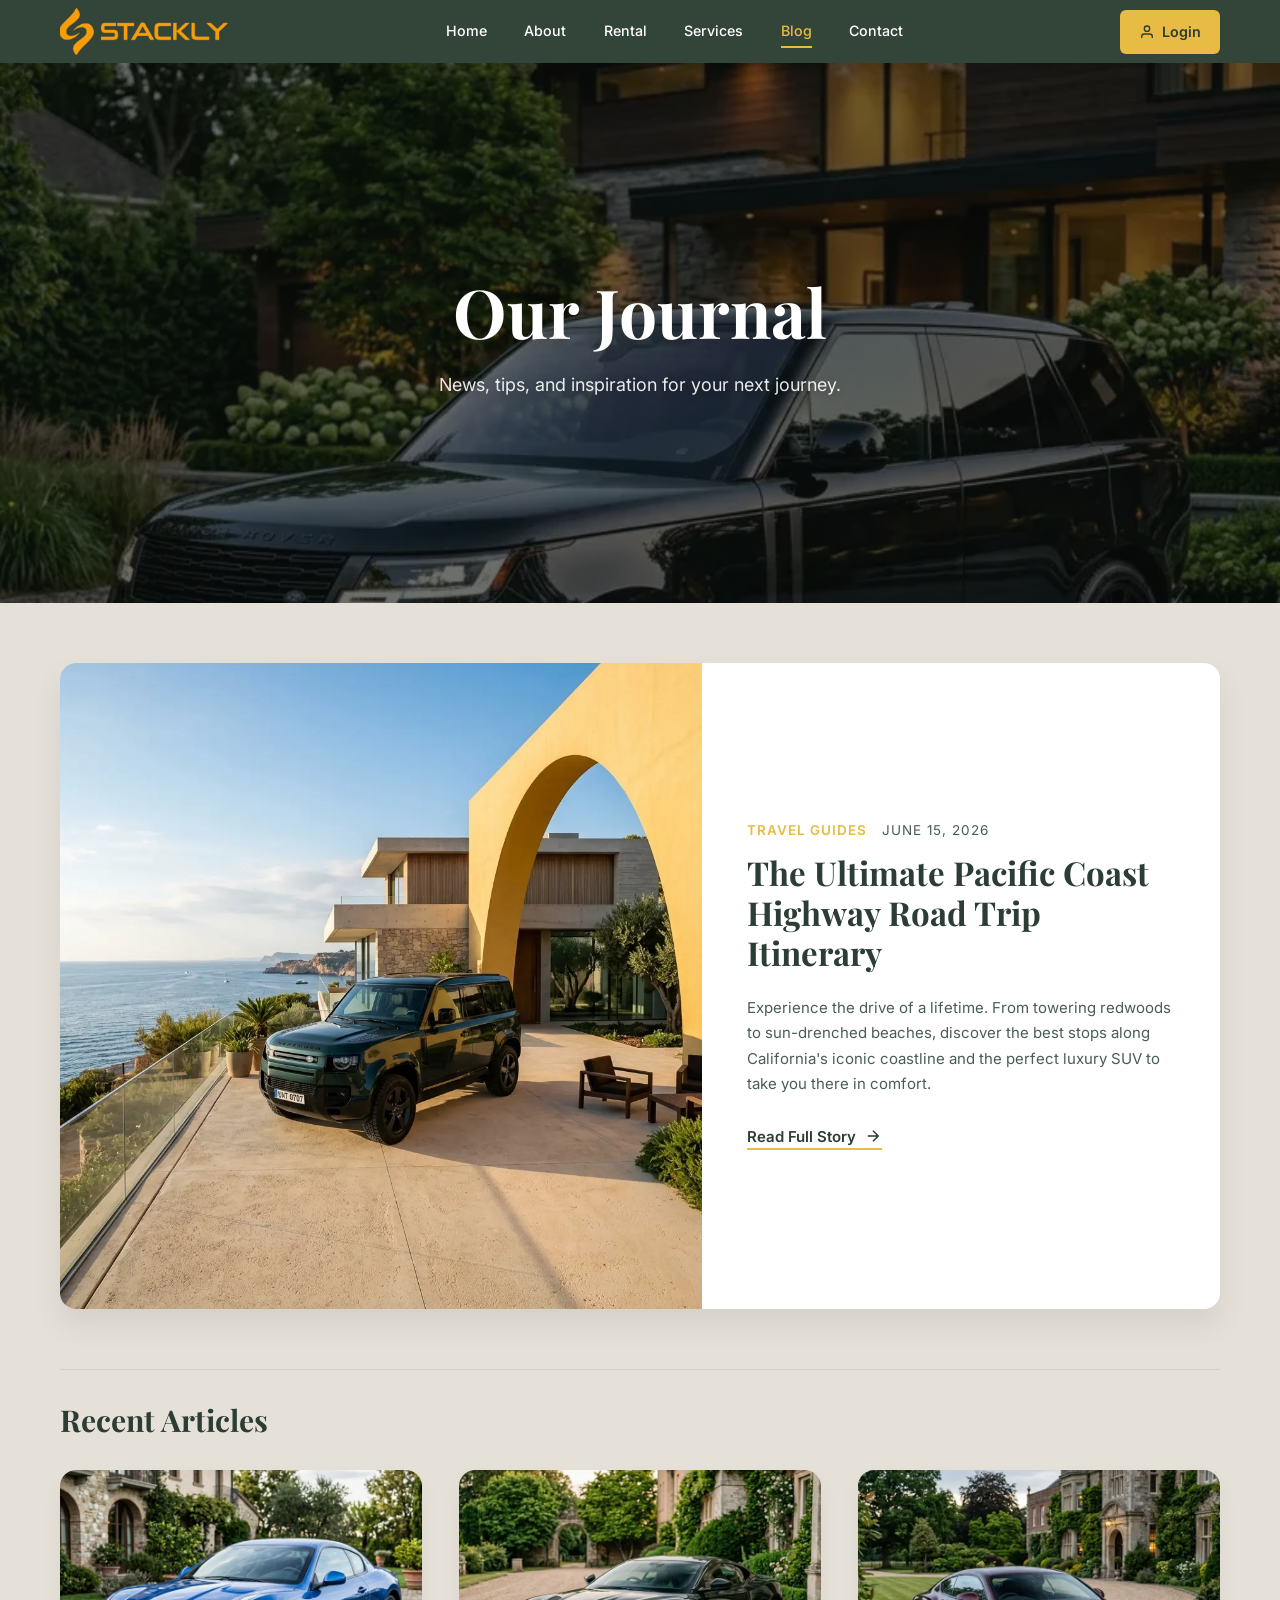
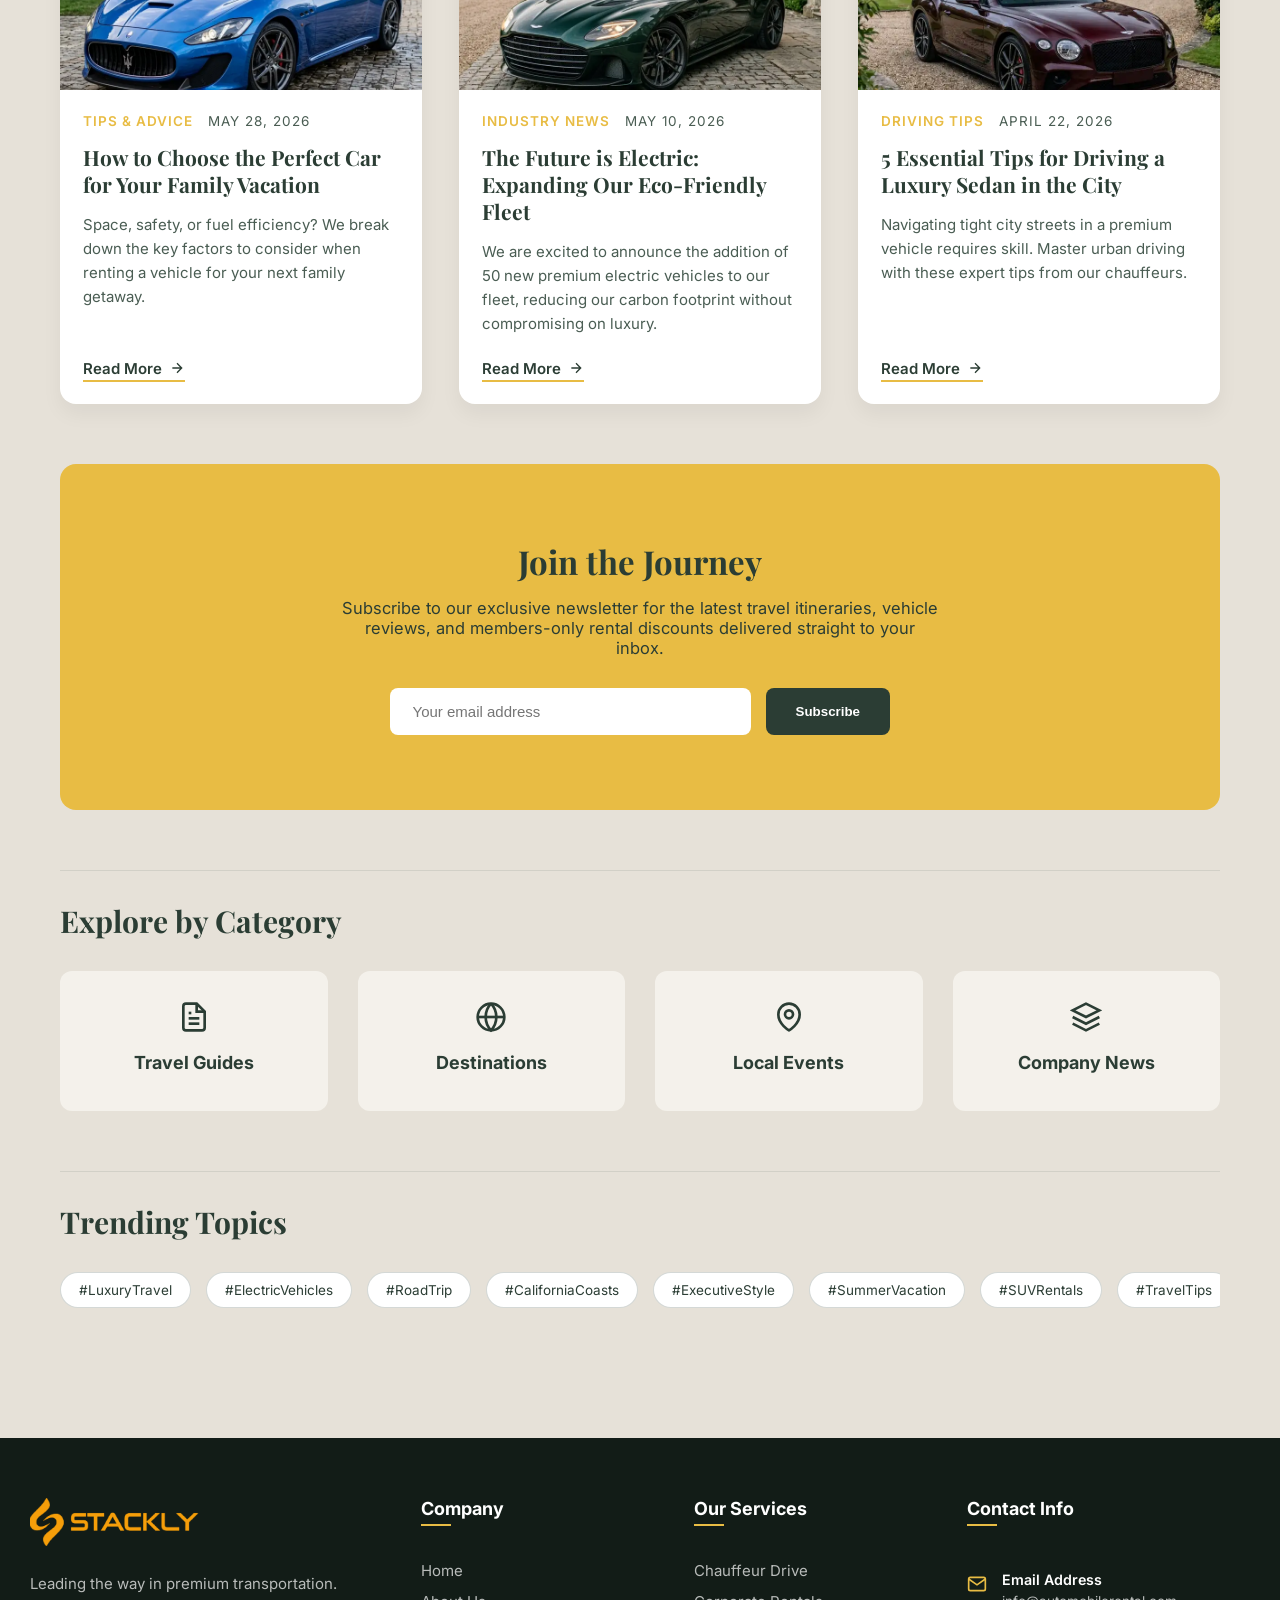
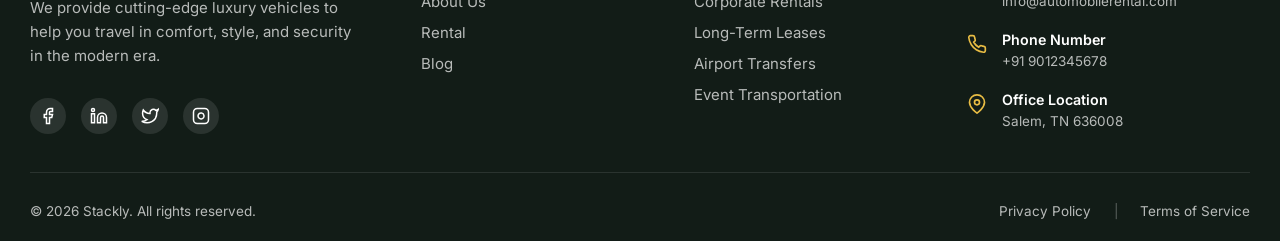
<file: blog.html>
<!DOCTYPE html>
<html lang="en">
<head>
    <meta charset="UTF-8">
    <meta name="viewport" content="width=device-width, initial-scale=1.0">
    <title>Our Journal - Automobile Rental Platform</title>
    <link rel="preconnect" href="https://fonts.googleapis.com">
    <link rel="preconnect" href="https://fonts.gstatic.com" crossorigin>
    <link href="https://fonts.googleapis.com/css2?family=Playfair+Display:ital,wght@0,600;0,700;1,600&family=Inter:wght@400;500;600&display=swap" rel="stylesheet">
    <link rel="stylesheet" href="css/index.css?v=2">
    <link rel="stylesheet" href="css/blog.css?v=2">
    <link rel="stylesheet" href="css/tablet-fix.css">
</head>
<body>
    
        
    <header class="navbar">
        <a href="index.html" class="logo">
            <img src="assets/logo.webp" alt="Automobile Rental Logo" class="nav-logo-img">
        </a>
        <nav class="nav-links">
            <a href="index.html">Home</a>
            <a href="about.html">About</a>
            <a href="rentcar.html">Rental</a>
            <a href="services.html">Services</a>
            <a href="blog.html" class="active">Blog</a>
            <a href="contact.html">Contact</a>
                    <a href="login.html" class="btn-login mobile-only-login">
                <svg width="16" height="16" viewBox="0 0 24 24" fill="none" stroke="#2C3E35" stroke-width="2">
                    <path d="M20 21v-2a4 4 0 0 0-4-4H8a4 4 0 0 0-4 4v2"></path>
                    <circle cx="12" cy="7" r="4"></circle>
                </svg>
                Login
            </a>
        </nav>
        <div class="nav-actions">
            <a href="login.html" class="btn-login">
                <svg width="16" height="16" viewBox="0 0 24 24" fill="none" stroke="#2C3E35" stroke-width="2">
                    <path d="M20 21v-2a4 4 0 0 0-4-4H8a4 4 0 0 0-4 4v2"></path>
                    <circle cx="12" cy="7" r="4"></circle>
                </svg>
                Login
            </a>
        </div>
        <button class="mobile-menu-btn" aria-label="Toggle Menu">
            <span></span>
            <span></span>
            <span></span>
        </button>
    </header>

    <main>
        <section class="blog-page-header">
            <h1 class="reveal">Our Journal</h1>
            <p class="reveal">News, tips, and inspiration for your next journey.</p>
        </section>

        <section class="blog-container">
            
            <article class="featured-article">
                <div class="featured-img">
                    <img src="assets/hero.webp" alt="Featured Article">
                </div>
                <div class="featured-content">
                    <div class="post-meta">
                        <span class="post-category">Travel Guides</span>
                        <span>June 15, 2026</span>
                    </div>
                    <h2>The Ultimate Pacific Coast Highway Road Trip Itinerary</h2>
                    <p>Experience the drive of a lifetime. From towering redwoods to sun-drenched beaches, discover the best stops along California's iconic coastline and the perfect luxury SUV to take you there in comfort.</p>
                    <a href="404.html" class="read-more">
                        Read Full Story
                        <svg width="18" height="18" viewBox="0 0 24 24" fill="none" stroke="currentColor" stroke-width="2"><path d="M5 12h14M12 5l7 7-7 7"></path></svg>
                    </a>
                </div>
            </article>

            <div class="recent-posts">
                <h2 class="section-title">Recent Articles</h2>
                <div class="blog-grid">
                    <!-- Post 1 -->
                    <article class="blog-card">
                        <div class="blog-img">
                            <img src="assets/car4.webp" alt="Post 1">
                        </div>
                        <div class="blog-content">
                            <div class="post-meta">
                                <span class="post-category">Tips & Advice</span>
                                <span>May 28, 2026</span>
                            </div>
                            <h3>How to Choose the Perfect Car for Your Family Vacation</h3>
                            <p>Space, safety, or fuel efficiency? We break down the key factors to consider when renting a vehicle for your next family getaway.</p>
                            <a href="404.html" class="read-more">
                                Read More
                                <svg width="16" height="16" viewBox="0 0 24 24" fill="none" stroke="currentColor" stroke-width="2"><path d="M5 12h14M12 5l7 7-7 7"></path></svg>
                            </a>
                        </div>
                    </article>

                    <!-- Post 2 -->
                    <article class="blog-card">
                        <div class="blog-img">
                            <img src="assets/car7.webp" alt="Post 2">
                        </div>
                        <div class="blog-content">
                            <div class="post-meta">
                                <span class="post-category">Industry News</span>
                                <span>May 10, 2026</span>
                            </div>
                            <h3>The Future is Electric: Expanding Our Eco-Friendly Fleet</h3>
                            <p>We are excited to announce the addition of 50 new premium electric vehicles to our fleet, reducing our carbon footprint without compromising on luxury.</p>
                            <a href="404.html" class="read-more">
                                Read More
                                <svg width="16" height="16" viewBox="0 0 24 24" fill="none" stroke="currentColor" stroke-width="2"><path d="M5 12h14M12 5l7 7-7 7"></path></svg>
                            </a>
                        </div>
                    </article>

                    <!-- Post 3 -->
                    <article class="blog-card">
                        <div class="blog-img">
                            <img src="assets/car5.webp" alt="Post 3">
                        </div>
                        <div class="blog-content">
                            <div class="post-meta">
                                <span class="post-category">Driving Tips</span>
                                <span>April 22, 2026</span>
                            </div>
                            <h3>5 Essential Tips for Driving a Luxury Sedan in the City</h3>
                            <p>Navigating tight city streets in a premium vehicle requires skill. Master urban driving with these expert tips from our chauffeurs.</p>
                            <a href="404.html" class="read-more">
                                Read More
                                <svg width="16" height="16" viewBox="0 0 24 24" fill="none" stroke="currentColor" stroke-width="2"><path d="M5 12h14M12 5l7 7-7 7"></path></svg>
                            </a>
                        </div>
                    </article>
                </div>
            </div>

            <section class="newsletter-promo">
                <h2>Join the Journey</h2>
                <p>Subscribe to our exclusive newsletter for the latest travel itineraries, vehicle reviews, and members-only rental discounts delivered straight to your inbox.</p>
                <form class="newsletter-form" action="404.html" method="POST">
                    <input type="email" class="newsletter-input" placeholder="Your email address" required>
                    <button type="submit" class="newsletter-btn">Subscribe</button>
                </form>
            </section>

            <section class="category-explorer">
                <h2 class="section-title">Explore by Category</h2>
                <div class="category-grid">
                    <a href="404.html" class="category-card">
                        <div class="category-icon">
                            <svg width="32" height="32" viewBox="0 0 24 24" fill="none" stroke="currentColor" stroke-width="2"><path d="M14 2H6a2 2 0 0 0-2 2v16a2 2 0 0 0 2 2h12a2 2 0 0 0 2-2V8z"></path><polyline points="14 2 14 8 20 8"></polyline><line x1="16" y1="13" x2="8" y2="13"></line><line x1="16" y1="17" x2="8" y2="17"></line><polyline points="10 9 9 9 8 9"></polyline></svg>
                        </div>
                        <h4>Travel Guides</h4>
                    </a>
                    <a href="404.html" class="category-card">
                        <div class="category-icon">
                            <svg width="32" height="32" viewBox="0 0 24 24" fill="none" stroke="currentColor" stroke-width="2"><circle cx="12" cy="12" r="10"></circle><path d="M12 2a14.5 14.5 0 0 0 0 20 14.5 14.5 0 0 0 0-20"></path><path d="M2 12h20"></path></svg>
                        </div>
                        <h4>Destinations</h4>
                    </a>
                    <a href="404.html" class="category-card">
                        <div class="category-icon">
                            <svg width="32" height="32" viewBox="0 0 24 24" fill="none" stroke="currentColor" stroke-width="2"><path d="M12 22s-8-4.5-8-11.8A8 8 0 0 1 12 2a8 8 0 0 1 8 8.2c0 7.3-8 11.8-8 11.8z"></path><circle cx="12" cy="10" r="3"></circle></svg>
                        </div>
                        <h4>Local Events</h4>
                    </a>
                    <a href="404.html" class="category-card">
                        <div class="category-icon">
                            <svg width="32" height="32" viewBox="0 0 24 24" fill="none" stroke="currentColor" stroke-width="2"><polygon points="12 2 2 7 12 12 22 7 12 2"></polygon><polyline points="2 17 12 22 22 17"></polyline><polyline points="2 12 12 17 22 12"></polyline></svg>
                        </div>
                        <h4>Company News</h4>
                    </a>
                </div>
            </section>

            <section class="trending-tags">
                <h2 class="section-title">Trending Topics</h2>
                <div class="marquee-wrapper" style="padding-bottom: 10px;">
                    <div class="tags-container marquee-track">
                        <a href="404.html" class="tag">#LuxuryTravel</a>
                    <a href="404.html" class="tag">#ElectricVehicles</a>
                    <a href="404.html" class="tag">#RoadTrip</a>
                    <a href="404.html" class="tag">#CaliforniaCoasts</a>
                    <a href="404.html" class="tag">#ExecutiveStyle</a>
                    <a href="404.html" class="tag">#SummerVacation</a>
                    <a href="404.html" class="tag">#SUVRentals</a>
                    <a href="404.html" class="tag">#TravelTips</a>
                    <a href="404.html" class="tag">#LuxuryTravel</a>
                    <a href="404.html" class="tag">#ElectricVehicles</a>
                    <a href="404.html" class="tag">#RoadTrip</a>
                    <a href="404.html" class="tag">#CaliforniaCoasts</a>
                    <a href="404.html" class="tag">#ExecutiveStyle</a>
                    <a href="404.html" class="tag">#SummerVacation</a>
                    <a href="404.html" class="tag">#SUVRentals</a>
                    <a href="404.html" class="tag">#TravelTips</a>
                    </div>
                </div>
            </section>

        </section>

    </main>

    <footer class="footer">
        <div class="footer-top">
            <div class="footer-col brand-col">
                <a href="index.html" class="footer-logo">
                    <img src="assets/logo.webp" alt="Automobile Rental Logo" class="footer-logo-img">
                </a>
                <p>Leading the way in premium transportation. We provide cutting-edge luxury vehicles to help you travel in comfort, style, and security in the modern era.</p>
                <div class="footer-socials">
                    <a href="404.html" aria-label="Facebook"><svg width="18" height="18" viewBox="0 0 24 24" fill="none" stroke="currentColor" stroke-width="2"><path d="M18 2h-3a5 5 0 0 0-5 5v3H7v4h3v8h4v-8h3l1-4h-4V7a1 1 0 0 1 1-1h3z"></path></svg></a>
                    <a href="404.html" aria-label="LinkedIn"><svg width="18" height="18" viewBox="0 0 24 24" fill="none" stroke="currentColor" stroke-width="2"><path d="M16 8a6 6 0 0 1 6 6v7h-4v-7a2 2 0 0 0-2-2 2 2 0 0 0-2 2v7h-4v-7a6 6 0 0 1 6-6z"></path><rect x="2" y="9" width="4" height="12"></rect><circle cx="4" cy="4" r="2"></circle></svg></a>
                    <a href="404.html" aria-label="Twitter"><svg width="18" height="18" viewBox="0 0 24 24" fill="none" stroke="currentColor" stroke-width="2"><path d="M23 3a10.9 10.9 0 0 1-3.14 1.53 4.48 4.48 0 0 0-7.86 3v1A10.66 10.66 0 0 1 3 4s-4 9 5 13a11.64 11.64 0 0 1-7 2c9 5 20 0 20-11.5a4.5 4.5 0 0 0-.08-.83A7.72 7.72 0 0 0 23 3z"></path></svg></a>
                    <a href="404.html" aria-label="Instagram"><svg width="18" height="18" viewBox="0 0 24 24" fill="none" stroke="currentColor" stroke-width="2"><rect x="2" y="2" width="20" height="20" rx="5" ry="5"></rect><path d="M16 11.37A4 4 0 1 1 12.63 8 4 4 0 0 1 16 11.37z"></path><line x1="17.5" y1="6.5" x2="17.51" y2="6.5"></line></svg></a>
                </div>
            </div>
            
            <div class="footer-col links-col">
                <h4>Company</h4>
                <a href="index.html">Home</a>
                <a href="about.html">About Us</a>
                <a href="rentcar.html">Rental</a>
                <a href="blog.html">Blog</a>
            </div>
            
            <div class="footer-col links-col">
                <h4>Our Services</h4>
                <a href="services.html">Chauffeur Drive</a>
                <a href="services.html">Corporate Rentals</a>
                <a href="services.html">Long-Term Leases</a>
                <a href="services.html">Airport Transfers</a>
                <a href="services.html">Event Transportation</a>
            </div>
            
            <div class="footer-col contact-col">
                <h4>Contact Info</h4>
                <div class="contact-item">
                    <svg width="20" height="20" viewBox="0 0 24 24" fill="none" stroke="var(--primary-yellow)" stroke-width="2"><path d="M4 4h16c1.1 0 2 .9 2 2v12c0 1.1-.9 2-2 2H4c-1.1 0-2-.9-2-2V6c0-1.1.9-2 2-2z"></path><polyline points="22,6 12,13 2,6"></polyline></svg>
                    <div>
                        <strong>Email Address</strong>
                        <span>info@automobilerental.com</span>
                    </div>
                </div>
                <div class="contact-item">
                    <svg width="20" height="20" viewBox="0 0 24 24" fill="none" stroke="var(--primary-yellow)" stroke-width="2"><path d="M22 16.92v3a2 2 0 0 1-2.18 2 19.79 19.79 0 0 1-8.63-3.07 19.5 19.5 0 0 1-6-6 19.79 19.79 0 0 1-3.07-8.67A2 2 0 0 1 4.11 2h3a2 2 0 0 1 2 1.72 12.84 12.84 0 0 0 .7 2.81 2 2 0 0 1-.45 2.11L8.09 9.91a16 16 0 0 0 6 6l1.27-1.27a2 2 0 0 1 2.11-.45 12.84 12.84 0 0 0 2.81.7A2 2 0 0 1 22 16.92z"></path></svg>
                    <div>
                        <strong>Phone Number</strong>
                        <span>+91 9012345678</span>
                    </div>
                </div>
                <div class="contact-item">
                    <svg width="20" height="20" viewBox="0 0 24 24" fill="none" stroke="var(--primary-yellow)" stroke-width="2"><path d="M21 10c0 7-9 13-9 13s-9-6-9-13a9 9 0 0 1 18 0z"></path><circle cx="12" cy="10" r="3"></circle></svg>
                    <div>
                        <strong>Office Location</strong>
                        <span>Salem, TN 636008</span>
                    </div>
                </div>
            </div>
        </div>
        
        <div class="footer-bottom">
            <p>&copy; 2026 Stackly. All rights reserved.</p>
            <div class="footer-legal">
                <a href="404.html">Privacy Policy</a>
                <span class="legal-separator">|</span>
                <a href="404.html">Terms of Service</a>
            </div>
        </div>
    </footer>
    <script src="js/script.js?v=2"></script>
    <script>
        document.addEventListener('DOMContentLoaded', () => {
            const mobileMenuBtn = document.querySelector('.mobile-menu-btn');
            const body = document.body;
            if(mobileMenuBtn) {
                mobileMenuBtn.addEventListener('click', () => {
                    body.classList.toggle('menu-open');
                });
            }
        });
    </script>
    
</body>
</html>
</file>
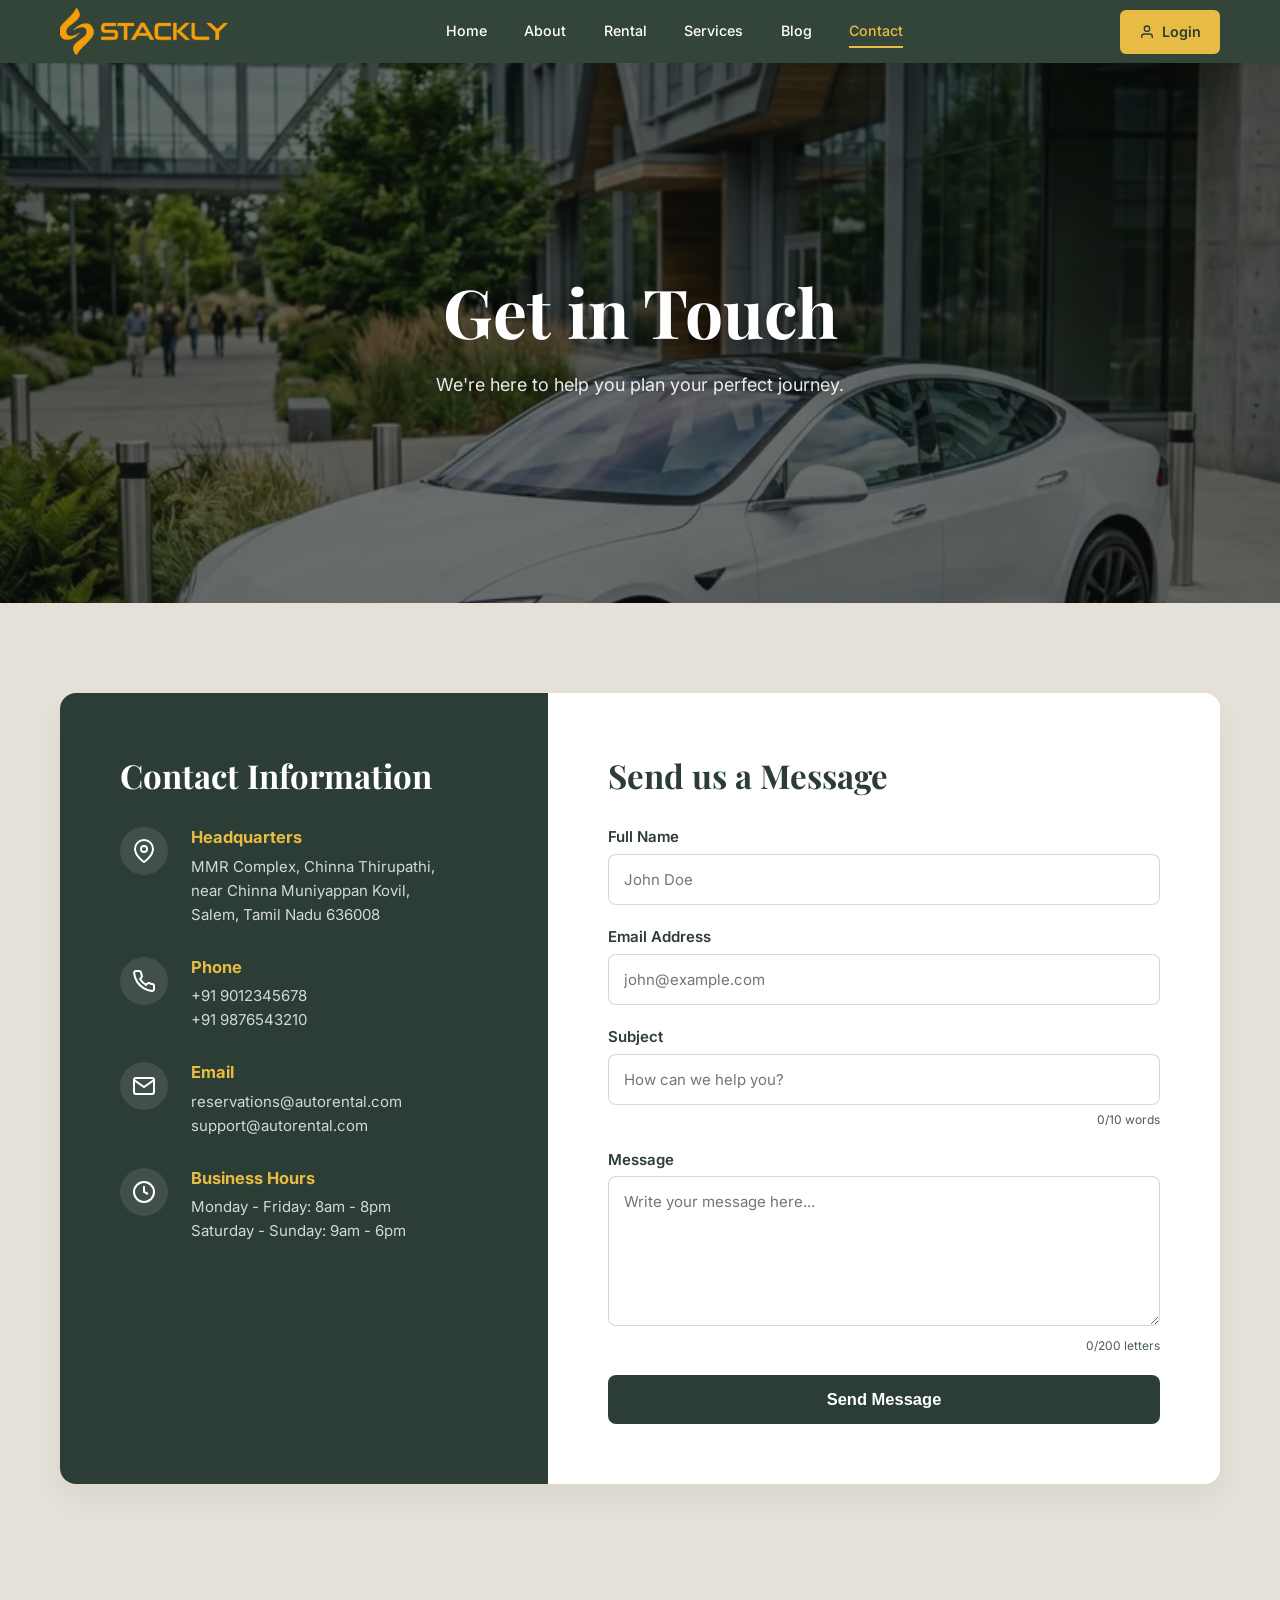
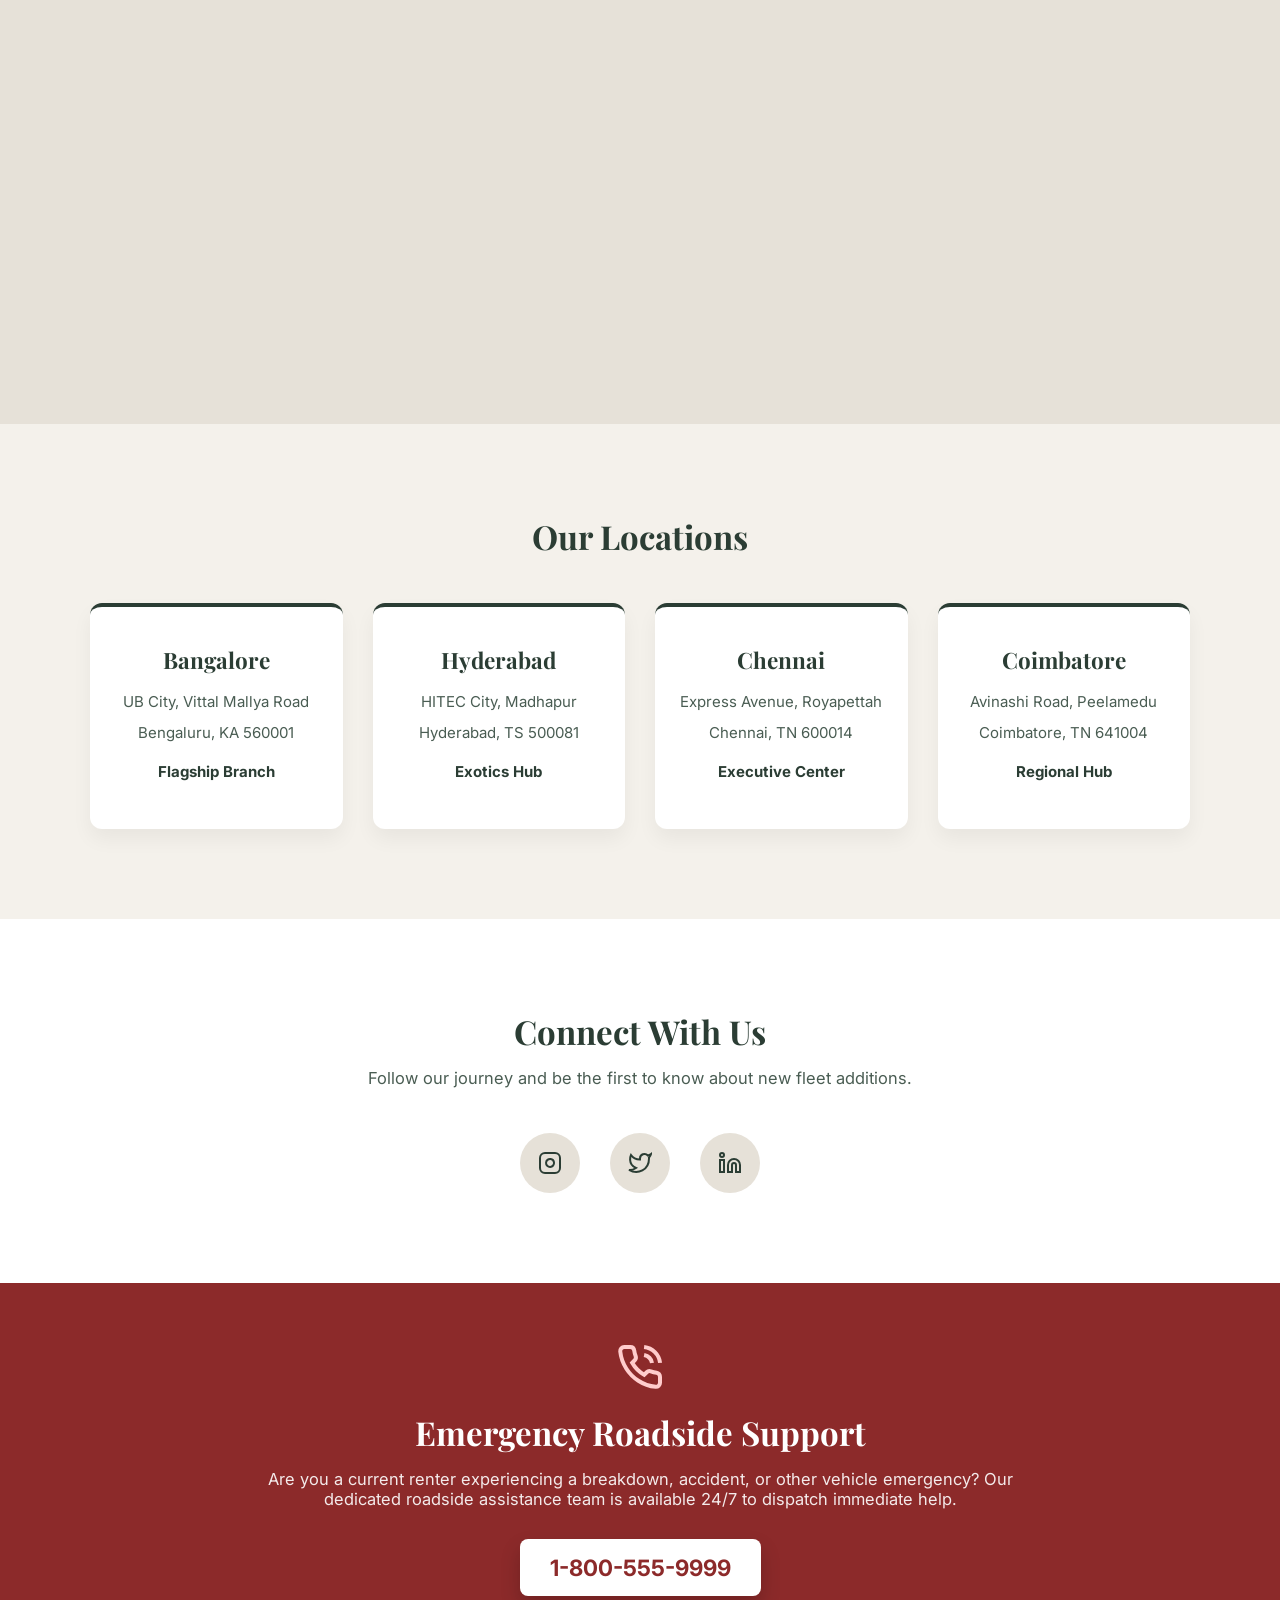
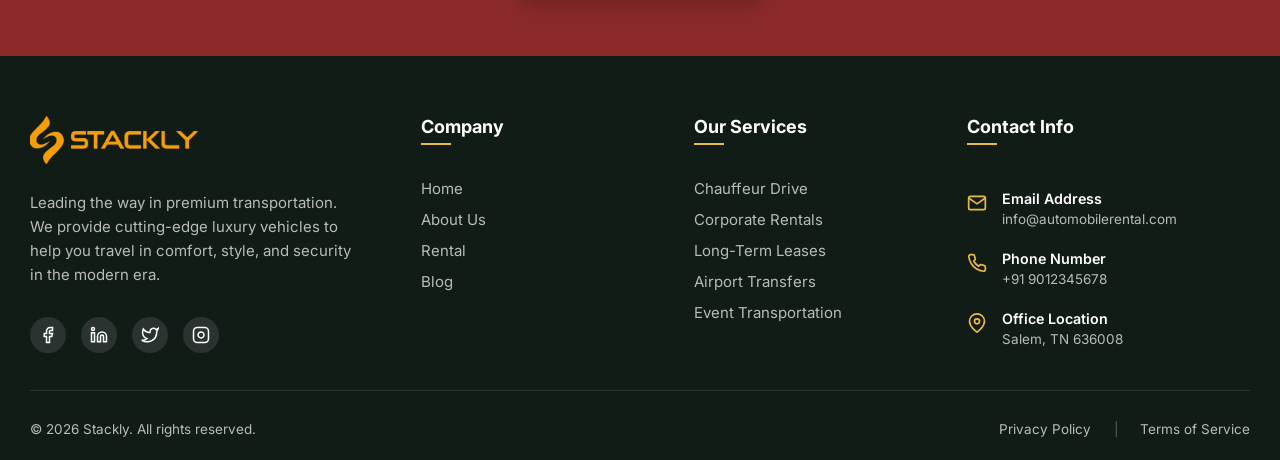
<file: contact.html>
<!DOCTYPE html>
<html lang="en">
<head>
    <meta charset="UTF-8">
    <meta name="viewport" content="width=device-width, initial-scale=1.0">
    <title>Contact Us - Automobile Rental Platform</title>
    <link rel="preconnect" href="https://fonts.googleapis.com">
    <link rel="preconnect" href="https://fonts.gstatic.com" crossorigin>
    <link href="https://fonts.googleapis.com/css2?family=Playfair+Display:ital,wght@0,600;0,700;1,600&family=Inter:wght@400;500;600&display=swap" rel="stylesheet">
    <link rel="stylesheet" href="css/index.css">
    <link rel="stylesheet" href="css/contact.css">
    <link rel="stylesheet" href="css/tablet-fix.css">
</head>
<body>
    
        
    <header class="navbar">
        <a href="index.html" class="logo">
            <img src="assets/logo.webp" alt="Automobile Rental Logo" class="nav-logo-img">
        </a>
        <nav class="nav-links">
            <a href="index.html">Home</a>
            <a href="about.html">About</a>
            <a href="rentcar.html">Rental</a>
            <a href="services.html">Services</a>
            <a href="blog.html">Blog</a>
            <a href="contact.html" class="active">Contact</a>
                    <a href="login.html" class="btn-login mobile-only-login">
                <svg width="16" height="16" viewBox="0 0 24 24" fill="none" stroke="#2C3E35" stroke-width="2">
                    <path d="M20 21v-2a4 4 0 0 0-4-4H8a4 4 0 0 0-4 4v2"></path>
                    <circle cx="12" cy="7" r="4"></circle>
                </svg>
                Login
            </a>
        </nav>
        <div class="nav-actions">
            <a href="login.html" class="btn-login">
                <svg width="16" height="16" viewBox="0 0 24 24" fill="none" stroke="#2C3E35" stroke-width="2">
                    <path d="M20 21v-2a4 4 0 0 0-4-4H8a4 4 0 0 0-4 4v2"></path>
                    <circle cx="12" cy="7" r="4"></circle>
                </svg>
                Login
            </a>
        </div>
        <button class="mobile-menu-btn" aria-label="Toggle Menu">
            <span></span>
            <span></span>
            <span></span>
        </button>
    </header>

    <main>
        <section class="contact-page-header">
            <h1 class="reveal">Get in Touch</h1>
            <p class="reveal">We're here to help you plan your perfect journey.</p>
        </section>

        <section class="contact-container">
            <div class="contact-wrapper">
                
                <div class="contact-info">
                    <h2>Contact Information</h2>
                    
                    <div class="info-item">
                        <div class="info-icon">
                            <svg width="24" height="24" viewBox="0 0 24 24" fill="none" stroke="currentColor" stroke-width="2"><path d="M21 10c0 7-9 13-9 13s-9-6-9-13a9 9 0 0 1 18 0z"></path><circle cx="12" cy="10" r="3"></circle></svg>
                        </div>
                        <div class="info-text">
                            <h4>Headquarters</h4>
                            <p>MMR Complex, Chinna Thirupathi,<br>near Chinna Muniyappan Kovil,<br>Salem, Tamil Nadu 636008</p>
                        </div>
                    </div>
                    
                    <div class="info-item">
                        <div class="info-icon">
                            <svg width="24" height="24" viewBox="0 0 24 24" fill="none" stroke="currentColor" stroke-width="2"><path d="M22 16.92v3a2 2 0 0 1-2.18 2 19.79 19.79 0 0 1-8.63-3.07 19.5 19.5 0 0 1-6-6 19.79 19.79 0 0 1-3.07-8.67A2 2 0 0 1 4.11 2h3a2 2 0 0 1 2 1.72 12.84 12.84 0 0 0 .7 2.81 2 2 0 0 1-.45 2.11L8.09 9.91a16 16 0 0 0 6 6l1.27-1.27a2 2 0 0 1 2.11-.45 12.84 12.84 0 0 0 2.81.7A2 2 0 0 1 22 16.92z"></path></svg>
                        </div>
                        <div class="info-text">
                            <h4>Phone</h4>
                            <p>+91 9012345678<br>+91 9876543210</p>
                        </div>
                    </div>

                    <div class="info-item">
                        <div class="info-icon">
                            <svg width="24" height="24" viewBox="0 0 24 24" fill="none" stroke="currentColor" stroke-width="2"><path d="M4 4h16c1.1 0 2 .9 2 2v12c0 1.1-.9 2-2 2H4c-1.1 0-2-.9-2-2V6c0-1.1.9-2 2-2z"></path><polyline points="22,6 12,13 2,6"></polyline></svg>
                        </div>
                        <div class="info-text">
                            <h4>Email</h4>
                            <p>reservations@autorental.com<br>support@autorental.com</p>
                        </div>
                    </div>

                    <div class="info-item">
                        <div class="info-icon">
                            <svg width="24" height="24" viewBox="0 0 24 24" fill="none" stroke="currentColor" stroke-width="2"><circle cx="12" cy="12" r="10"></circle><polyline points="12 6 12 12 16 14"></polyline></svg>
                        </div>
                        <div class="info-text">
                            <h4>Business Hours</h4>
                            <p>Monday - Friday: 8am - 8pm<br>Saturday - Sunday: 9am - 6pm</p>
                        </div>
                    </div>

                </div>

                <div class="contact-form-section">
                    <h2>Send us a Message</h2>
                    <form id="contactForm" action="#" method="POST">
                        <div class="form-group">
                            <label for="name">Full Name</label>
                            <input type="text" id="name" name="name" class="form-control" placeholder="John Doe" required>
                        </div>
                        <div class="form-group">
                            <label for="email">Email Address</label>
                            <input type="email" id="email" name="email" class="form-control" placeholder="john@example.com" required>
                        </div>
                        <div class="form-group">
                            <label for="subject">Subject</label>
                            <input type="text" id="subject" name="subject" class="form-control" placeholder="How can we help you?" required>
                            <small id="subject-count" style="color: var(--text-muted); font-size: 0.8rem; display: block; margin-top: 0.5rem; text-align: right;">0/10 words</small>
                        </div>
                        <div class="form-group">
                            <label for="message">Message</label>
                            <textarea id="message" name="message" class="form-control" placeholder="Write your message here..." required maxlength="200"></textarea>
                            <small id="message-count" style="color: var(--text-muted); font-size: 0.8rem; display: block; margin-top: 0.5rem; text-align: right;">0/200 letters</small>
                        </div>
                        <button type="submit" class="btn-submit">Send Message</button>
                    </form>
                </div>
            </div>
        </section>

        <script>
            // Form submission simulation
            document.getElementById('contactForm').addEventListener('submit', function(e) {
                e.preventDefault();
                window.location.href = '404.html';
            });

            // 1. Name Validation: Allow only letters and spaces
            document.getElementById('name').addEventListener('input', function() {
                this.value = this.value.replace(/[^A-Za-z\s]/g, '');
            });

            // 1.5. Subject Validation: Allow only letters, numbers, and spaces
            document.getElementById('subject').addEventListener('input', function() {
                this.value = this.value.replace(/[^A-Za-z0-9\s]/g, '');
            });

            // 2. Word Limit Validation for Subject
            function enforceWordLimitWithCounter(elementId, counterId, maxWords) {
                const input = document.getElementById(elementId);
                const counter = document.getElementById(counterId);
                
                input.addEventListener('input', function() {
                    let words = this.value.split(/\s+/).filter(w => w.length > 0);
                    if (words.length > maxWords) {
                        words = words.slice(0, maxWords);
                        this.value = words.join(' ');
                    }
                    counter.textContent = words.length + '/' + maxWords + ' words';
                });
            }

            // 3. Character Limit Validation for Message
            function enforceCharLimitWithCounter(elementId, counterId, maxChars) {
                const input = document.getElementById(elementId);
                const counter = document.getElementById(counterId);
                
                input.addEventListener('input', function() {
                    if (this.value.length > maxChars) {
                        this.value = this.value.substring(0, maxChars);
                    }
                    counter.textContent = this.value.length + '/' + maxChars + ' letters';
                });
            }

            enforceWordLimitWithCounter('subject', 'subject-count', 10);
            enforceCharLimitWithCounter('message', 'message-count', 200);
        </script>
        <section class="map-section">
            <iframe src="https://www.google.com/maps/embed?pb=!1m18!1m12!1m3!1d3907.1615358008394!2d78.17140487327916!3d11.682961841822493!2m3!1f0!2f0!3f0!3m2!1i1024!2i768!4f13.1!3m3!1m2!1s0x3babefef7fd970bb%3A0xe11aef1a71994f9!2sStackly!5e0!3m2!1sen!2sin!4v1781947665784!5m2!1sen!2sin" width="600" height="450" style="border:0;" allowfullscreen="" loading="lazy" referrerpolicy="no-referrer-when-downgrade"></iframe>
        </section>

        <section class="locations-section">
            <div class="locations-header">
                <h2>Our Locations</h2>
            </div>
            <div class="locations-grid">
                <div class="location-card">
                    <h3>Bangalore</h3>
                    <p>UB City, Vittal Mallya Road</p>
                    <p>Bengaluru, KA 560001</p>
                    <p style="margin-top: 1rem; color: var(--primary-green); font-weight: bold;">Flagship Branch</p>
                </div>
                <div class="location-card">
                    <h3>Hyderabad</h3>
                    <p>HITEC City, Madhapur</p>
                    <p>Hyderabad, TS 500081</p>
                    <p style="margin-top: 1rem; color: var(--primary-green); font-weight: bold;">Exotics Hub</p>
                </div>
                <div class="location-card">
                    <h3>Chennai</h3>
                    <p>Express Avenue, Royapettah</p>
                    <p>Chennai, TN 600014</p>
                    <p style="margin-top: 1rem; color: var(--primary-green); font-weight: bold;">Executive Center</p>
                </div>
                <div class="location-card">
                    <h3>Coimbatore</h3>
                    <p>Avinashi Road, Peelamedu</p>
                    <p>Coimbatore, TN 641004</p>
                    <p style="margin-top: 1rem; color: var(--primary-green); font-weight: bold;">Regional Hub</p>
                </div>
            </div>
        </section>

        <section class="social-hub">
            <h2>Connect With Us</h2>
            <p>Follow our journey and be the first to know about new fleet additions.</p>
            <div class="social-links">
                <a href="404.html" class="social-link" title="Instagram">
                    <svg width="24" height="24" viewBox="0 0 24 24" fill="none" stroke="currentColor" stroke-width="2"><rect x="2" y="2" width="20" height="20" rx="5" ry="5"></rect><path d="M16 11.37A4 4 0 1 1 12.63 8 4 4 0 0 1 16 11.37z"></path><line x1="17.5" y1="6.5" x2="17.51" y2="6.5"></line></svg>
                </a>
                <a href="404.html" class="social-link" title="Twitter">
                    <svg width="24" height="24" viewBox="0 0 24 24" fill="none" stroke="currentColor" stroke-width="2"><path d="M23 3a10.9 10.9 0 0 1-3.14 1.53 4.48 4.48 0 0 0-7.86 3v1A10.66 10.66 0 0 1 3 4s-4 9 5 13a11.64 11.64 0 0 1-7 2c9 5 20 0 20-11.5a4.5 4.5 0 0 0-.08-.83A7.72 7.72 0 0 0 23 3z"></path></svg>
                </a>
                <a href="404.html" class="social-link" title="LinkedIn">
                    <svg width="24" height="24" viewBox="0 0 24 24" fill="none" stroke="currentColor" stroke-width="2"><path d="M16 8a6 6 0 0 1 6 6v7h-4v-7a2 2 0 0 0-2-2 2 2 0 0 0-2 2v7h-4v-7a6 6 0 0 1 6-6z"></path><rect x="2" y="9" width="4" height="12"></rect><circle cx="4" cy="4" r="2"></circle></svg>
                </a>
            </div>
        </section>

        <section class="emergency-support">
            <div class="emergency-content">
                <div class="emergency-icon">
                    <svg width="48" height="48" viewBox="0 0 24 24" fill="none" stroke="currentColor" stroke-width="2"><path d="M22 16.92v3a2 2 0 0 1-2.18 2 19.79 19.79 0 0 1-8.63-3.07 19.5 19.5 0 0 1-6-6 19.79 19.79 0 0 1-3.07-8.67A2 2 0 0 1 4.11 2h3a2 2 0 0 1 2 1.72 12.84 12.84 0 0 0 .7 2.81 2 2 0 0 1-.45 2.11L8.09 9.91a16 16 0 0 0 6 6l1.27-1.27a2 2 0 0 1 2.11-.45 12.84 12.84 0 0 0 2.81.7A2 2 0 0 1 22 16.92z"></path><path d="M14.05 2a9 9 0 0 1 8 7.94"></path><path d="M14.05 6A5 5 0 0 1 18 10"></path></svg>
                </div>
                <h2>Emergency Roadside Support</h2>
                <p>Are you a current renter experiencing a breakdown, accident, or other vehicle emergency? Our dedicated roadside assistance team is available 24/7 to dispatch immediate help.</p>
                <a href="tel:18005559999" class="emergency-hotline">1-800-555-9999</a>
            </div>
        </section>
    </main>

    <footer class="footer">
        <div class="footer-top">
            <div class="footer-col brand-col">
                <a href="index.html" class="footer-logo">
                    <img src="assets/logo.webp" alt="Automobile Rental Logo" class="footer-logo-img">
                </a>
                <p>Leading the way in premium transportation. We provide cutting-edge luxury vehicles to help you travel in comfort, style, and security in the modern era.</p>
                <div class="footer-socials">
                    <a href="404.html" aria-label="Facebook"><svg width="18" height="18" viewBox="0 0 24 24" fill="none" stroke="currentColor" stroke-width="2"><path d="M18 2h-3a5 5 0 0 0-5 5v3H7v4h3v8h4v-8h3l1-4h-4V7a1 1 0 0 1 1-1h3z"></path></svg></a>
                    <a href="404.html" aria-label="LinkedIn"><svg width="18" height="18" viewBox="0 0 24 24" fill="none" stroke="currentColor" stroke-width="2"><path d="M16 8a6 6 0 0 1 6 6v7h-4v-7a2 2 0 0 0-2-2 2 2 0 0 0-2 2v7h-4v-7a6 6 0 0 1 6-6z"></path><rect x="2" y="9" width="4" height="12"></rect><circle cx="4" cy="4" r="2"></circle></svg></a>
                    <a href="404.html" aria-label="Twitter"><svg width="18" height="18" viewBox="0 0 24 24" fill="none" stroke="currentColor" stroke-width="2"><path d="M23 3a10.9 10.9 0 0 1-3.14 1.53 4.48 4.48 0 0 0-7.86 3v1A10.66 10.66 0 0 1 3 4s-4 9 5 13a11.64 11.64 0 0 1-7 2c9 5 20 0 20-11.5a4.5 4.5 0 0 0-.08-.83A7.72 7.72 0 0 0 23 3z"></path></svg></a>
                    <a href="404.html" aria-label="Instagram"><svg width="18" height="18" viewBox="0 0 24 24" fill="none" stroke="currentColor" stroke-width="2"><rect x="2" y="2" width="20" height="20" rx="5" ry="5"></rect><path d="M16 11.37A4 4 0 1 1 12.63 8 4 4 0 0 1 16 11.37z"></path><line x1="17.5" y1="6.5" x2="17.51" y2="6.5"></line></svg></a>
                </div>
            </div>
            
            <div class="footer-col links-col">
                <h4>Company</h4>
                <a href="index.html">Home</a>
                <a href="about.html">About Us</a>
                <a href="rentcar.html">Rental</a>
                <a href="blog.html">Blog</a>
            </div>
            
            <div class="footer-col links-col">
                <h4>Our Services</h4>
                <a href="services.html">Chauffeur Drive</a>
                <a href="services.html">Corporate Rentals</a>
                <a href="services.html">Long-Term Leases</a>
                <a href="services.html">Airport Transfers</a>
                <a href="services.html">Event Transportation</a>
            </div>
            
            <div class="footer-col contact-col">
                <h4>Contact Info</h4>
                <div class="contact-item">
                    <svg width="20" height="20" viewBox="0 0 24 24" fill="none" stroke="var(--primary-yellow)" stroke-width="2"><path d="M4 4h16c1.1 0 2 .9 2 2v12c0 1.1-.9 2-2 2H4c-1.1 0-2-.9-2-2V6c0-1.1.9-2 2-2z"></path><polyline points="22,6 12,13 2,6"></polyline></svg>
                    <div>
                        <strong>Email Address</strong>
                        <span>info@automobilerental.com</span>
                    </div>
                </div>
                <div class="contact-item">
                    <svg width="20" height="20" viewBox="0 0 24 24" fill="none" stroke="var(--primary-yellow)" stroke-width="2"><path d="M22 16.92v3a2 2 0 0 1-2.18 2 19.79 19.79 0 0 1-8.63-3.07 19.5 19.5 0 0 1-6-6 19.79 19.79 0 0 1-3.07-8.67A2 2 0 0 1 4.11 2h3a2 2 0 0 1 2 1.72 12.84 12.84 0 0 0 .7 2.81 2 2 0 0 1-.45 2.11L8.09 9.91a16 16 0 0 0 6 6l1.27-1.27a2 2 0 0 1 2.11-.45 12.84 12.84 0 0 0 2.81.7A2 2 0 0 1 22 16.92z"></path></svg>
                    <div>
                        <strong>Phone Number</strong>
                        <span>+91 9012345678</span>
                    </div>
                </div>
                <div class="contact-item">
                    <svg width="20" height="20" viewBox="0 0 24 24" fill="none" stroke="var(--primary-yellow)" stroke-width="2"><path d="M21 10c0 7-9 13-9 13s-9-6-9-13a9 9 0 0 1 18 0z"></path><circle cx="12" cy="10" r="3"></circle></svg>
                    <div>
                        <strong>Office Location</strong>
                        <span>Salem, TN 636008</span>
                    </div>
                </div>
            </div>
        </div>
        
        <div class="footer-bottom">
            <p>&copy; 2026 Stackly. All rights reserved.</p>
            <div class="footer-legal">
                <a href="404.html">Privacy Policy</a>
                <span class="legal-separator">|</span>
                <a href="404.html">Terms of Service</a>
            </div>
        </div>
    </footer>
    <script src="js/script.js?v=2"></script>
    <script>
        document.addEventListener('DOMContentLoaded', () => {
            const mobileMenuBtn = document.querySelector('.mobile-menu-btn');
            const body = document.body;
            if(mobileMenuBtn) {
                mobileMenuBtn.addEventListener('click', () => {
                    body.classList.toggle('menu-open');
                });
            }
        });
    </script>
    
</body>
</html>
</file>
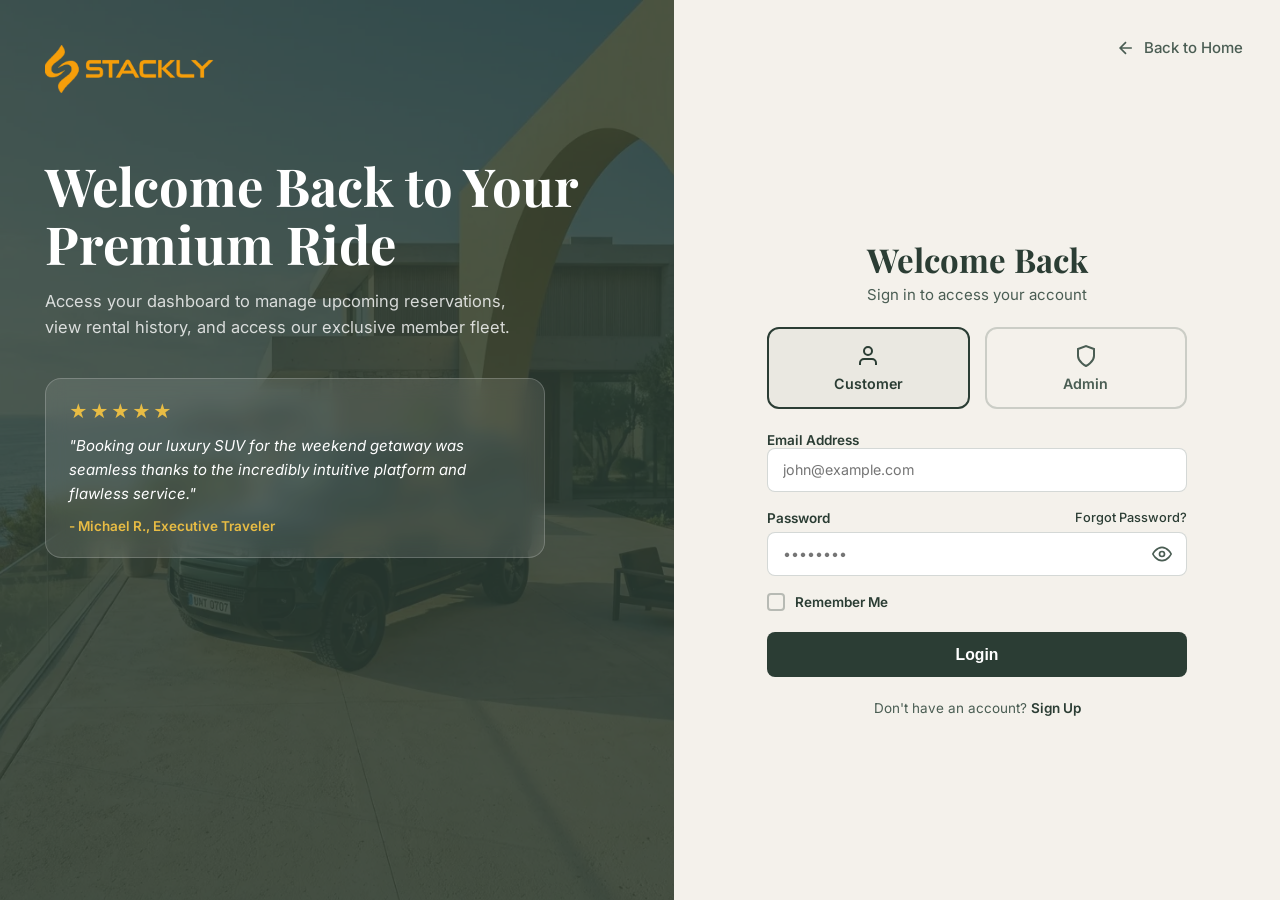
<file: login.html>
<!DOCTYPE html>
<html lang="en">
<head>
    <meta charset="UTF-8">
    <meta name="viewport" content="width=device-width, initial-scale=1.0">
    <title>Login - Automobile Rental</title>
    <!-- Google Fonts -->
    <link rel="preconnect" href="https://fonts.googleapis.com">
    <link rel="preconnect" href="https://fonts.gstatic.com" crossorigin>
    <link href="https://fonts.googleapis.com/css2?family=Playfair+Display:ital,wght@0,600;0,700;1,600&family=Inter:wght@400;500;600&display=swap" rel="stylesheet">
    <!-- CSS -->
    <link rel="stylesheet" href="css/index.css">
    <link rel="stylesheet" href="css/login.css">
    <link rel="stylesheet" href="css/tablet-fix.css">
</head>
<body>
    
        
    <div class="login-layout">
        <!-- Left Side: Image and Content -->
        <div class="login-left">
            <div class="login-overlay"></div>
            <div class="left-content">
                <a href="index.html" class="login-logo animate-in delay-1">
                    <img src="assets/logo.webp" alt="Automobile Rental Logo" class="login-logo-img">
                </a>
                
                <div class="hero-text animate-in delay-3">
                    <h1>Welcome Back to Your Premium Ride</h1>
                    <p>Access your dashboard to manage upcoming reservations, view rental history, and access our exclusive member fleet.</p>
                </div>
                
                <div class="testimonial-box animate-in delay-5">
                    <div class="stars">★★★★★</div>
                    <p class="quote">"Booking our luxury SUV for the weekend getaway was seamless thanks to the incredibly intuitive platform and flawless service."</p>
                    <p class="author">- Michael R., Executive Traveler</p>
                </div>
            </div>
        </div>

        <!-- Right Side: Login Form -->
        <div class="login-right">
            <a href="index.html" class="back-home animate-in delay-2">
                <svg width="20" height="20" viewBox="0 0 24 24" fill="none" stroke="currentColor" stroke-width="2"><path d="M19 12H5M12 19l-7-7 7-7"></path></svg>
                Back to Home
            </a>
            
            <div class="form-container">
                <div class="form-header animate-in delay-4">
                    <h2>Welcome Back</h2>
                    <p>Sign in to access your account</p>
                </div>

                <div class="role-toggles animate-in delay-5">
                    <button class="role-btn active">
                        <svg viewBox="0 0 24 24" fill="none" stroke="currentColor" stroke-width="2"><path d="M20 21v-2a4 4 0 0 0-4-4H8a4 4 0 0 0-4 4v2"></path><circle cx="12" cy="7" r="4"></circle></svg>
                        Customer
                    </button>
                    <button class="role-btn">
                        <svg viewBox="0 0 24 24" fill="none" stroke="currentColor" stroke-width="2"><path d="M12 22s8-4 8-10V5l-8-3-8 3v7c0 6 8 10 8 10z"></path></svg>
                        Admin
                    </button>
                </div>

                <form action="404.html" method="POST" class="login-form animate-in delay-6">
                    <div class="form-group">
                        <label for="email">Email Address</label>
                        <input type="email" id="email" class="form-control" placeholder="john@example.com" required>
                    </div>
                    
                    <div class="form-group">
                        <div class="label-row">
                            <label for="password">Password</label>
                            <a href="404.html" class="forgot-pwd">Forgot Password?</a>
                        </div>
                        <div class="password-wrapper">
                            <input type="password" id="password" class="form-control" placeholder="••••••••" required>
                            <button type="button" class="toggle-pwd" title="Toggle Password Visibility">
                                <svg width="20" height="20" viewBox="0 0 24 24" fill="none" stroke="currentColor" stroke-width="2"><path d="M1 12s4-8 11-8 11 8 11 8-4 8-11 8-11-8-11-8z"></path><circle cx="12" cy="12" r="3"></circle></svg>
                            </button>
                        </div>
                    </div>
                    
                    <div class="remember-row">
                        <label class="custom-checkbox">
                            <input type="checkbox" id="remember">
                            <span class="checkmark"></span>
                            Remember Me
                        </label>
                    </div>
                    
                    <button type="submit" class="w-100 login-submit">Login</button>
                </form>
                
                <p class="signup-link animate-in delay-7">Don't have an account? <a href="register.html">Sign Up</a></p>
            </div>
        </div>
    </div>
    
    <!-- Scripts -->
    <script src="js/script.js"></script>
    <script>
        // Toggle role buttons active state
        document.querySelectorAll('.role-btn').forEach(btn => {
            btn.addEventListener('click', (e) => {
                e.preventDefault();
                document.querySelectorAll('.role-btn').forEach(b => b.classList.remove('active'));
                btn.classList.add('active');
            });
        });

        // Handle Login Submission
        document.querySelector('.login-form').addEventListener('submit', (e) => {
            e.preventDefault(); // Prevent page reload
            
            // Save username and email from input
            const emailInput = document.getElementById('email').value;
            if (emailInput) {
                const usernamePart = emailInput.split('@')[0];
                const formattedName = usernamePart.split(/[._-]/).map(word => word.charAt(0).toUpperCase() + word.slice(1)).join(' ');
                localStorage.setItem('loggedInUser', formattedName);
                localStorage.setItem('loggedInEmail', emailInput);
            }
            
            // Check which role is active
            const activeRole = document.querySelector('.role-btn.active');
            if (activeRole && activeRole.textContent.includes('Admin')) {
                window.location.href = 'admindashboard.html';
            } else {
                window.location.href = 'userdashboard.html';
            }
        });

        // Toggle password visibility
        const togglePwd = document.querySelector('.toggle-pwd');
        const pwdInput = document.getElementById('password');
        
        togglePwd.addEventListener('click', () => {
            const type = pwdInput.getAttribute('type') === 'password' ? 'text' : 'password';
            pwdInput.setAttribute('type', type);
            
            // Toggle icon (eye open/closed)
            if (type === 'text') {
                togglePwd.innerHTML = '<svg width="20" height="20" viewBox="0 0 24 24" fill="none" stroke="currentColor" stroke-width="2"><path d="M17.94 17.94A10.07 10.07 0 0 1 12 20c-7 0-11-8-11-8a18.45 18.45 0 0 1 5.06-5.94M9.9 4.24A9.12 9.12 0 0 1 12 4c7 0 11 8 11 8a18.5 18.5 0 0 1-2.16 3.19m-6.72-1.07a3 3 0 1 1-4.24-4.24"></path><line x1="1" y1="1" x2="23" y2="23"></line></svg>';
            } else {
                togglePwd.innerHTML = '<svg width="20" height="20" viewBox="0 0 24 24" fill="none" stroke="currentColor" stroke-width="2"><path d="M1 12s4-8 11-8 11 8 11 8-4 8-11 8-11-8-11-8z"></path><circle cx="12" cy="12" r="3"></circle></svg>';
            }
        });
    </script>
    
</body>
</html>
</file>
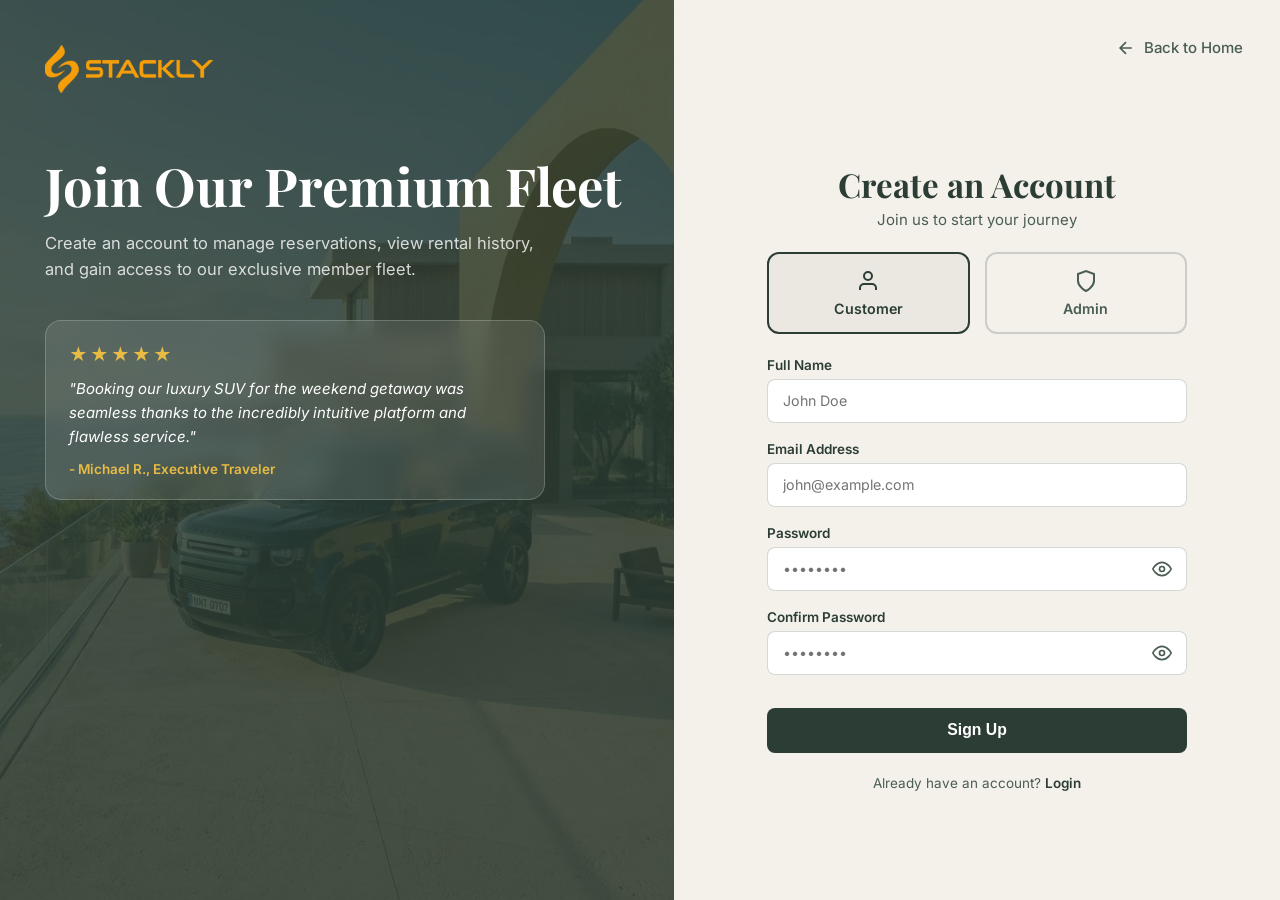
<file: register.html>
<!DOCTYPE html>
<html lang="en">
<head>
    <meta charset="UTF-8">
    <meta name="viewport" content="width=device-width, initial-scale=1.0">
    <title>Register - Automobile Rental</title>
    <!-- Google Fonts -->
    <link rel="preconnect" href="https://fonts.googleapis.com">
    <link rel="preconnect" href="https://fonts.gstatic.com" crossorigin>
    <link href="https://fonts.googleapis.com/css2?family=Playfair+Display:ital,wght@0,600;0,700;1,600&family=Inter:wght@400;500;600&display=swap" rel="stylesheet">
    <!-- CSS -->
    <link rel="stylesheet" href="css/index.css">
    <link rel="stylesheet" href="css/register.css">
    <link rel="stylesheet" href="css/tablet-fix.css">
</head>
<body>
    
        
    <div class="register-layout">
        <!-- Left Side: Image and Content -->
        <div class="register-left">
            <div class="register-overlay"></div>
            <div class="left-content">
                <a href="index.html" class="register-logo animate-in delay-1">
                    <img src="assets/logo.webp" alt="Automobile Rental Logo" class="register-logo-img">
                </a>
                
                <div class="hero-text animate-in delay-3">
                    <h1>Join Our Premium Fleet</h1>
                    <p>Create an account to manage reservations, view rental history, and gain access to our exclusive member fleet.</p>
                </div>
                
                <div class="testimonial-box animate-in delay-5">
                    <div class="stars">★★★★★</div>
                    <p class="quote">"Booking our luxury SUV for the weekend getaway was seamless thanks to the incredibly intuitive platform and flawless service."</p>
                    <p class="author">- Michael R., Executive Traveler</p>
                </div>
            </div>
        </div>

        <!-- Right Side: Register Form -->
        <div class="register-right">
            <a href="index.html" class="back-home animate-in delay-2">
                <svg width="20" height="20" viewBox="0 0 24 24" fill="none" stroke="currentColor" stroke-width="2"><path d="M19 12H5M12 19l-7-7 7-7"></path></svg>
                Back to Home
            </a>
            
            <div class="form-container">
                <div class="form-header animate-in delay-4">
                    <h2>Create an Account</h2>
                    <p>Join us to start your journey</p>
                </div>

                <div class="role-toggles animate-in delay-5">
                    <button class="role-btn active">
                        <svg viewBox="0 0 24 24" fill="none" stroke="currentColor" stroke-width="2"><path d="M20 21v-2a4 4 0 0 0-4-4H8a4 4 0 0 0-4 4v2"></path><circle cx="12" cy="7" r="4"></circle></svg>
                        Customer
                    </button>
                    <button class="role-btn">
                        <svg viewBox="0 0 24 24" fill="none" stroke="currentColor" stroke-width="2"><path d="M12 22s8-4 8-10V5l-8-3-8 3v7c0 6 8 10 8 10z"></path></svg>
                        Admin
                    </button>
                </div>

                <form action="login.html" method="GET" class="register-form animate-in delay-6">
                    <div class="form-group">
                        <label for="name">Full Name</label>
                        <input type="text" id="name" class="form-control" placeholder="John Doe" required>
                    </div>

                    <div class="form-group">
                        <label for="email">Email Address</label>
                        <input type="email" id="email" class="form-control" placeholder="john@example.com" required>
                    </div>
                    
                    <div class="form-group">
                        <label for="password">Password</label>
                        <div class="password-wrapper">
                            <input type="password" id="password" class="form-control" placeholder="••••••••" minlength="6" required>
                            <button type="button" class="toggle-pwd" title="Toggle Password Visibility">
                                <svg width="20" height="20" viewBox="0 0 24 24" fill="none" stroke="currentColor" stroke-width="2"><path d="M1 12s4-8 11-8 11 8 11 8-4 8-11 8-11-8-11-8z"></path><circle cx="12" cy="12" r="3"></circle></svg>
                            </button>
                        </div>
                    </div>

                    <div class="form-group">
                        <label for="confirm-password">Confirm Password</label>
                        <div class="password-wrapper">
                            <input type="password" id="confirm-password" class="form-control" placeholder="••••••••" minlength="6" required>
                            <button type="button" class="toggle-pwd" title="Toggle Password Visibility">
                                <svg width="20" height="20" viewBox="0 0 24 24" fill="none" stroke="currentColor" stroke-width="2"><path d="M1 12s4-8 11-8 11 8 11 8-4 8-11 8-11-8-11-8z"></path><circle cx="12" cy="12" r="3"></circle></svg>
                            </button>
                        </div>
                    </div>
                    
                    <button type="submit" class="w-100 register-submit" style="margin-top: 1rem;">Sign Up</button>
                </form>
                
                <p class="signup-link animate-in delay-7">Already have an account? <a href="login.html">Login</a></p>
            </div>
        </div>
    </div>
    
    <!-- Scripts -->
    <script src="js/script.js"></script>
    <script>
        // Toggle role buttons active state
        document.querySelectorAll('.role-btn').forEach(btn => {
            btn.addEventListener('click', (e) => {
                e.preventDefault();
                document.querySelectorAll('.role-btn').forEach(b => b.classList.remove('active'));
                btn.classList.add('active');
            });
        });

        // Toggle password visibility for all password fields
        const togglePwds = document.querySelectorAll('.toggle-pwd');
        
        togglePwds.forEach(togglePwd => {
            togglePwd.addEventListener('click', () => {
                const pwdInput = togglePwd.previousElementSibling;
                const type = pwdInput.getAttribute('type') === 'password' ? 'text' : 'password';
                pwdInput.setAttribute('type', type);
                
                // Toggle icon (eye open/closed)
                if (type === 'text') {
                    togglePwd.innerHTML = '<svg width="20" height="20" viewBox="0 0 24 24" fill="none" stroke="currentColor" stroke-width="2"><path d="M17.94 17.94A10.07 10.07 0 0 1 12 20c-7 0-11-8-11-8a18.45 18.45 0 0 1 5.06-5.94M9.9 4.24A9.12 9.12 0 0 1 12 4c7 0 11 8 11 8a18.5 18.5 0 0 1-2.16 3.19m-6.72-1.07a3 3 0 1 1-4.24-4.24"></path><line x1="1" y1="1" x2="23" y2="23"></line></svg>';
                } else {
                    togglePwd.innerHTML = '<svg width="20" height="20" viewBox="0 0 24 24" fill="none" stroke="currentColor" stroke-width="2"><path d="M1 12s4-8 11-8 11 8 11 8-4 8-11 8-11-8-11-8z"></path><circle cx="12" cy="12" r="3"></circle></svg>';
                }
            });
        });

        // 1. Name Validation: Allow only letters and spaces
        document.getElementById('name').addEventListener('input', function() {
            this.value = this.value.replace(/[^A-Za-z\s]/g, '');
        });

        // 2. Password Match Validation
        const pwd = document.getElementById('password');
        const confirmPwd = document.getElementById('confirm-password');

        function validatePassword() {
            if (pwd.value !== confirmPwd.value) {
                confirmPwd.setCustomValidity("Passwords do not match");
            } else {
                confirmPwd.setCustomValidity('');
            }
        }

        pwd.addEventListener('input', validatePassword);
        confirmPwd.addEventListener('input', validatePassword);

        // Simulation for successful registration submit
        document.querySelector('.register-form').addEventListener('submit', function(e) {
            e.preventDefault();
            // Just redirect to login
            window.location.href = 'login.html';
        });
    </script>
    
</body>
</html>
</file>
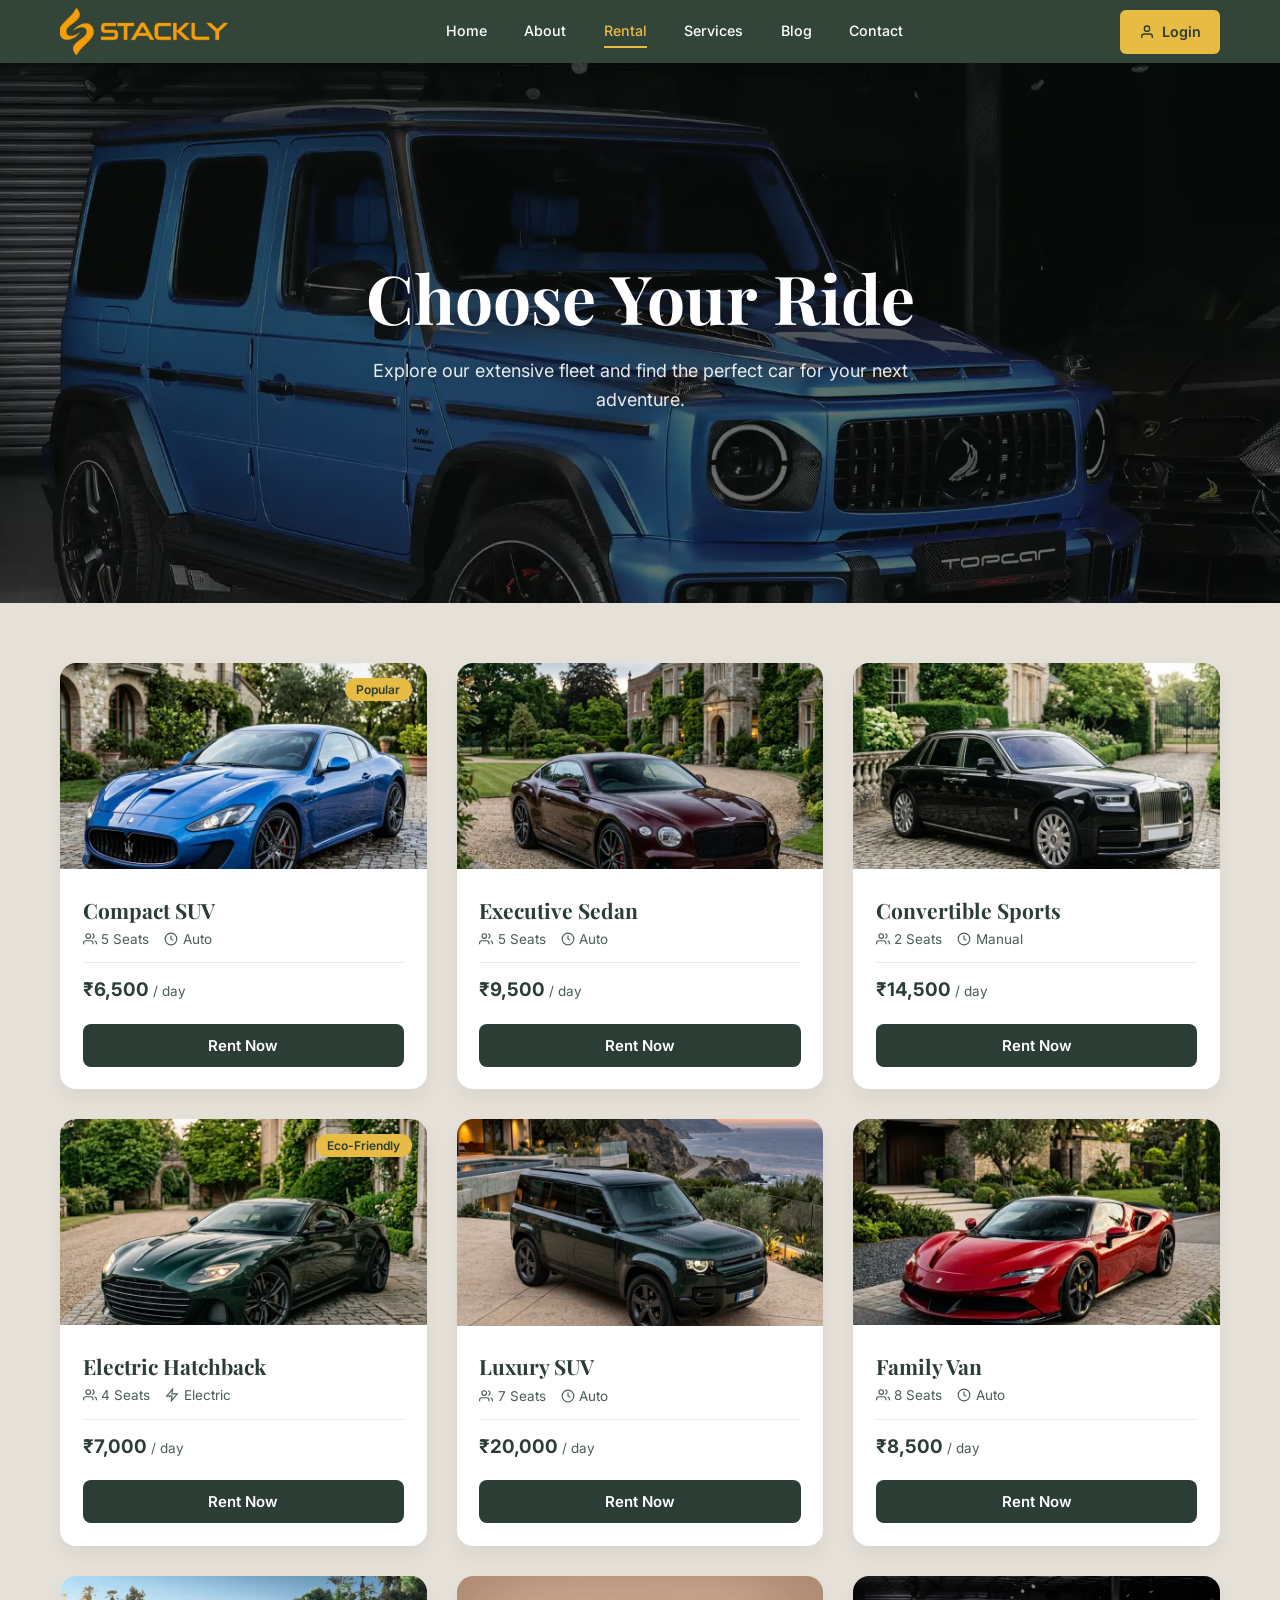
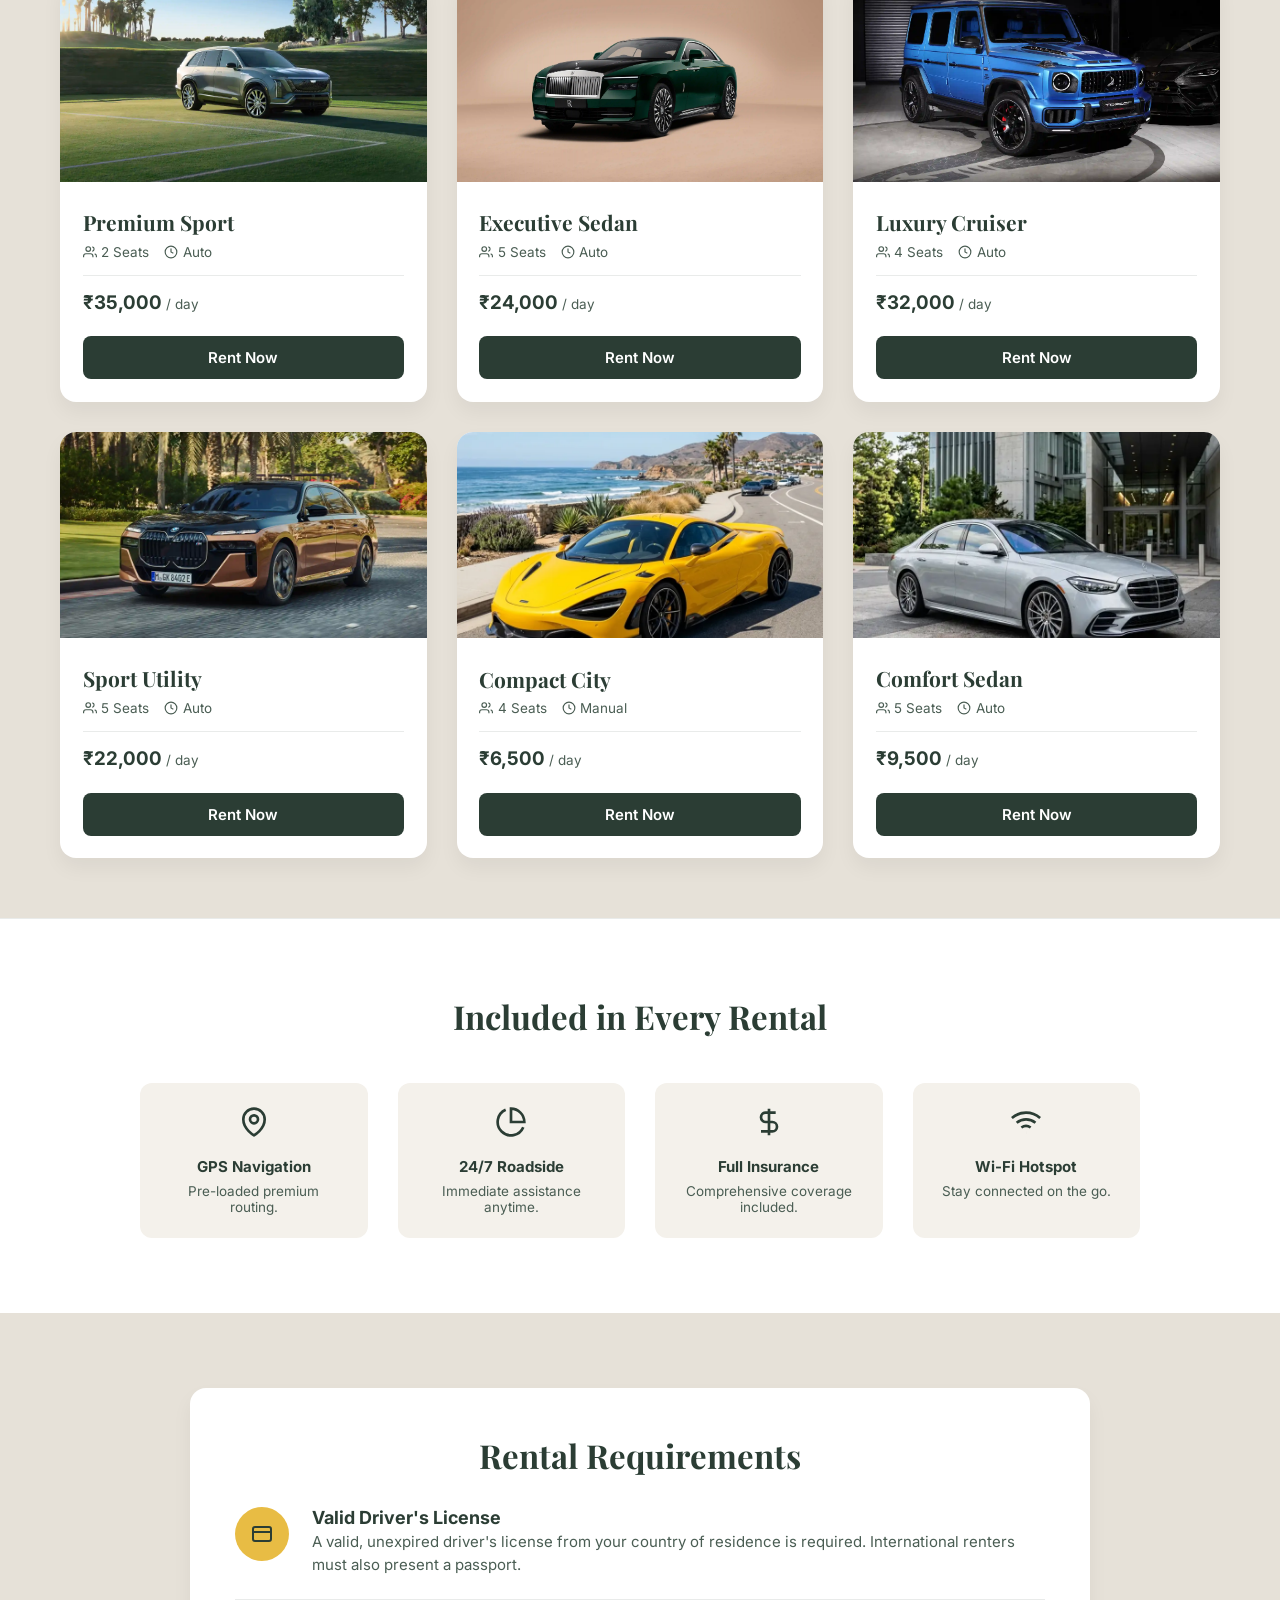
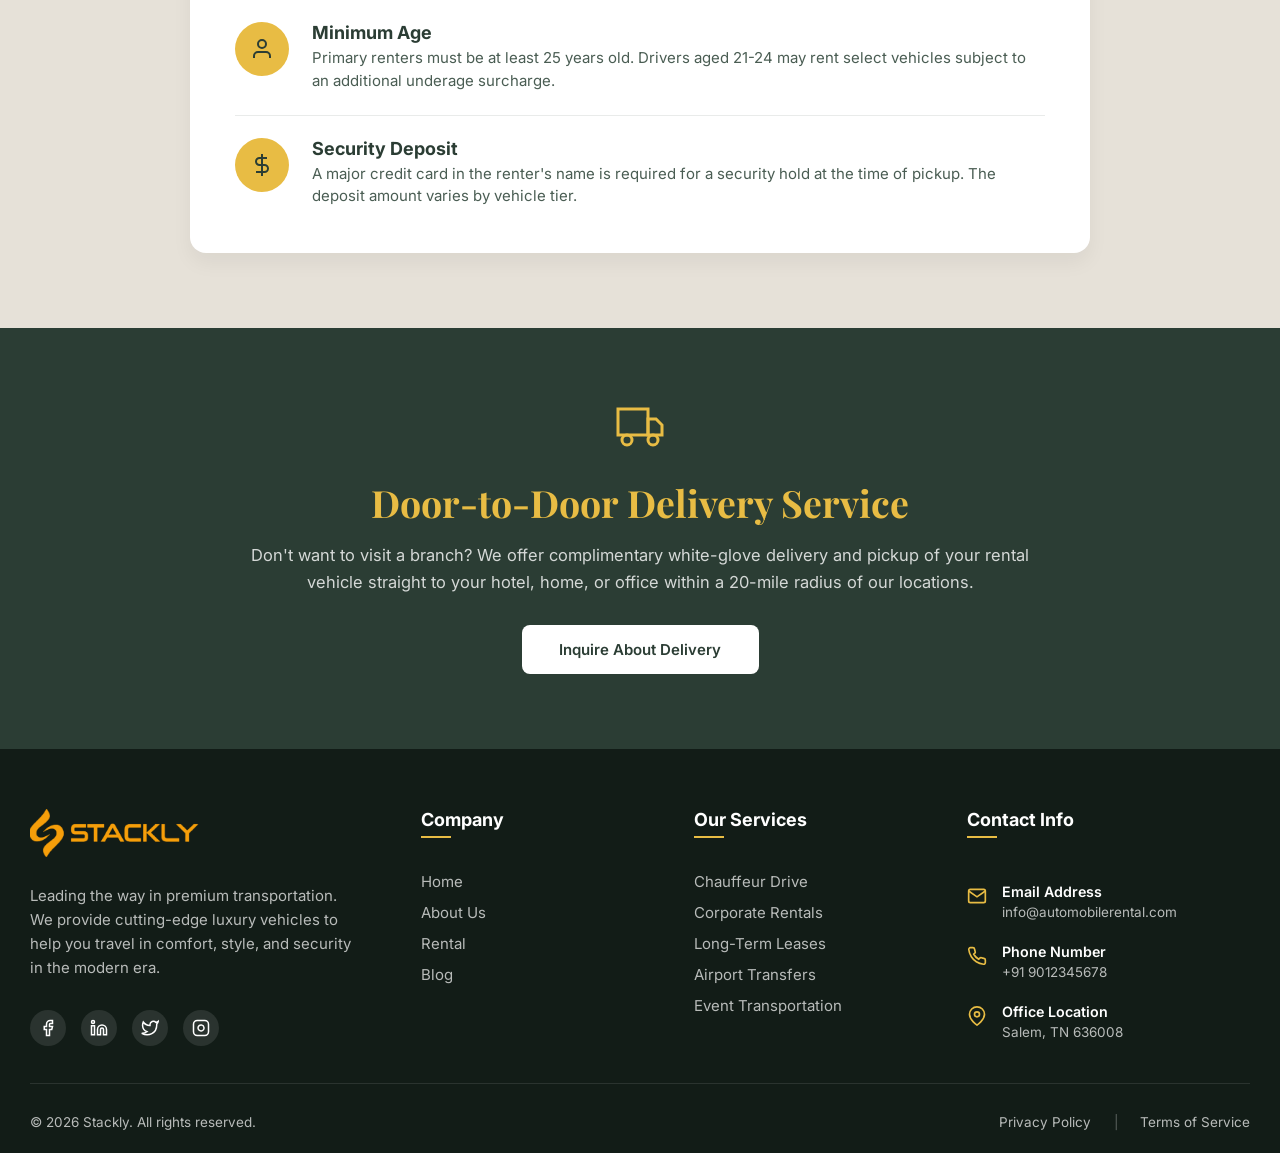
<file: rentcar.html>
<!DOCTYPE html>
<html lang="en">
<head>
    <meta charset="UTF-8">
    <meta name="viewport" content="width=device-width, initial-scale=1.0">
    <title>Rental Fleet - Automobile Rental Platform</title>
    <link rel="preconnect" href="https://fonts.googleapis.com">
    <link rel="preconnect" href="https://fonts.gstatic.com" crossorigin>
    <link href="https://fonts.googleapis.com/css2?family=Playfair+Display:ital,wght@0,600;0,700;1,600&family=Inter:wght@400;500;600&display=swap" rel="stylesheet">
    <link rel="stylesheet" href="css/index.css">
    <link rel="stylesheet" href="css/rentcar.css">
    <link rel="stylesheet" href="css/tablet-fix.css">
</head>
<body>
    
        
    <header class="navbar">
        <a href="index.html" class="logo">
            <img src="assets/logo.webp" alt="Automobile Rental Logo" class="nav-logo-img">
        </a>
        <nav class="nav-links">
            <a href="index.html">Home</a>
            <a href="about.html">About</a>
            <a href="rentcar.html" class="active">Rental</a>
            <a href="services.html">Services</a>
            <a href="blog.html">Blog</a>
            <a href="contact.html">Contact</a>
                    <a href="login.html" class="btn-login mobile-only-login">
                <svg width="16" height="16" viewBox="0 0 24 24" fill="none" stroke="#2C3E35" stroke-width="2">
                    <path d="M20 21v-2a4 4 0 0 0-4-4H8a4 4 0 0 0-4 4v2"></path>
                    <circle cx="12" cy="7" r="4"></circle>
                </svg>
                Login
            </a>
        </nav>
        <div class="nav-actions">
            <a href="login.html" class="btn-login">
                <svg width="16" height="16" viewBox="0 0 24 24" fill="none" stroke="#2C3E35" stroke-width="2">
                    <path d="M20 21v-2a4 4 0 0 0-4-4H8a4 4 0 0 0-4 4v2"></path>
                    <circle cx="12" cy="7" r="4"></circle>
                </svg>
                Login
            </a>
        </div>
        <button class="mobile-menu-btn" aria-label="Toggle Menu">
            <span></span>
            <span></span>
            <span></span>
        </button>
    </header>

    <main>
        <section class="rental-page-header">
            <h1 class="reveal">Choose Your Ride</h1>
            <p class="reveal">Explore our extensive fleet and find the perfect car for your next adventure.</p>
        </section>

        <section class="rental-fleet">
            <div class="rental-grid">
                <!-- Car 1 -->
                <div class="rental-card">
                    <div class="rental-img">
                        <span class="rental-badge">Popular</span>
                        <img src="assets/car4.webp" alt="Compact SUV">
                    </div>
                    <div class="rental-info">
                        <h3>Compact SUV</h3>
                        <div class="rental-specs">
                            <span class="spec-item">
                                <svg width="14" height="14" viewBox="0 0 24 24" fill="none" stroke="#4A5D53" stroke-width="2"><path d="M17 21v-2a4 4 0 0 0-4-4H5a4 4 0 0 0-4 4v2"></path><circle cx="9" cy="7" r="4"></circle><path d="M23 21v-2a4 4 0 0 0-3-3.87"></path><path d="M16 3.13a4 4 0 0 1 0 7.75"></path></svg>
                                5 Seats
                            </span>
                            <span class="spec-item">
                                <svg width="14" height="14" viewBox="0 0 24 24" fill="none" stroke="#4A5D53" stroke-width="2"><circle cx="12" cy="12" r="10"></circle><path d="M12 6v6l4 2"></path></svg>
                                Auto
                            </span>
                        </div>
                        <p class="rental-price">₹6,500 <span>/ day</span></p>
                        <a href="404.html" class="btn-rent">Rent Now</a>
                    </div>
                </div>

                <!-- Car 2 -->
                <div class="rental-card">
                    <div class="rental-img">
                        <img src="assets/car5.webp" alt="Executive Sedan">
                    </div>
                    <div class="rental-info">
                        <h3>Executive Sedan</h3>
                        <div class="rental-specs">
                            <span class="spec-item">
                                <svg width="14" height="14" viewBox="0 0 24 24" fill="none" stroke="#4A5D53" stroke-width="2"><path d="M17 21v-2a4 4 0 0 0-4-4H5a4 4 0 0 0-4 4v2"></path><circle cx="9" cy="7" r="4"></circle><path d="M23 21v-2a4 4 0 0 0-3-3.87"></path><path d="M16 3.13a4 4 0 0 1 0 7.75"></path></svg>
                                5 Seats
                            </span>
                            <span class="spec-item">
                                <svg width="14" height="14" viewBox="0 0 24 24" fill="none" stroke="#4A5D53" stroke-width="2"><circle cx="12" cy="12" r="10"></circle><path d="M12 6v6l4 2"></path></svg>
                                Auto
                            </span>
                        </div>
                        <p class="rental-price">₹9,500 <span>/ day</span></p>
                        <a href="404.html" class="btn-rent">Rent Now</a>
                    </div>
                </div>

                <!-- Car 3 -->
                <div class="rental-card">
                    <div class="rental-img">
                        <img src="assets/car6.webp" alt="Convertible Sports">
                    </div>
                    <div class="rental-info">
                        <h3>Convertible Sports</h3>
                        <div class="rental-specs">
                            <span class="spec-item">
                                <svg width="14" height="14" viewBox="0 0 24 24" fill="none" stroke="#4A5D53" stroke-width="2"><path d="M17 21v-2a4 4 0 0 0-4-4H5a4 4 0 0 0-4 4v2"></path><circle cx="9" cy="7" r="4"></circle><path d="M23 21v-2a4 4 0 0 0-3-3.87"></path><path d="M16 3.13a4 4 0 0 1 0 7.75"></path></svg>
                                2 Seats
                            </span>
                            <span class="spec-item">
                                <svg width="14" height="14" viewBox="0 0 24 24" fill="none" stroke="#4A5D53" stroke-width="2"><circle cx="12" cy="12" r="10"></circle><path d="M12 6v6l4 2"></path></svg>
                                Manual
                            </span>
                        </div>
                        <p class="rental-price">₹14,500 <span>/ day</span></p>
                        <a href="404.html" class="btn-rent">Rent Now</a>
                    </div>
                </div>

                <!-- Car 4 -->
                <div class="rental-card">
                    <div class="rental-img">
                        <span class="rental-badge">Eco-Friendly</span>
                        <img src="assets/car7.webp" alt="Electric Hatchback">
                    </div>
                    <div class="rental-info">
                        <h3>Electric Hatchback</h3>
                        <div class="rental-specs">
                            <span class="spec-item">
                                <svg width="14" height="14" viewBox="0 0 24 24" fill="none" stroke="#4A5D53" stroke-width="2"><path d="M17 21v-2a4 4 0 0 0-4-4H5a4 4 0 0 0-4 4v2"></path><circle cx="9" cy="7" r="4"></circle><path d="M23 21v-2a4 4 0 0 0-3-3.87"></path><path d="M16 3.13a4 4 0 0 1 0 7.75"></path></svg>
                                4 Seats
                            </span>
                            <span class="spec-item">
                                <svg width="14" height="14" viewBox="0 0 24 24" fill="none" stroke="#4A5D53" stroke-width="2"><path d="M13 2L3 14h9l-1 8 10-12h-9l1-8z"></path></svg>
                                Electric
                            </span>
                        </div>
                        <p class="rental-price">₹7,000 <span>/ day</span></p>
                        <a href="404.html" class="btn-rent">Rent Now</a>
                    </div>
                </div>

                <!-- Car 5 -->
                <div class="rental-card">
                    <div class="rental-img">
                        <img src="assets/car8.webp" alt="Luxury SUV">
                    </div>
                    <div class="rental-info">
                        <h3>Luxury SUV</h3>
                        <div class="rental-specs">
                            <span class="spec-item">
                                <svg width="14" height="14" viewBox="0 0 24 24" fill="none" stroke="#4A5D53" stroke-width="2"><path d="M17 21v-2a4 4 0 0 0-4-4H5a4 4 0 0 0-4 4v2"></path><circle cx="9" cy="7" r="4"></circle><path d="M23 21v-2a4 4 0 0 0-3-3.87"></path><path d="M16 3.13a4 4 0 0 1 0 7.75"></path></svg>
                                7 Seats
                            </span>
                            <span class="spec-item">
                                <svg width="14" height="14" viewBox="0 0 24 24" fill="none" stroke="#4A5D53" stroke-width="2"><circle cx="12" cy="12" r="10"></circle><path d="M12 6v6l4 2"></path></svg>
                                Auto
                            </span>
                        </div>
                        <p class="rental-price">₹20,000 <span>/ day</span></p>
                        <a href="404.html" class="btn-rent">Rent Now</a>
                    </div>
                </div>

                <!-- Car 6 -->
                <div class="rental-card">
                    <div class="rental-img">
                        <img src="assets/car9.webp" alt="Family Van">
                    </div>
                    <div class="rental-info">
                        <h3>Family Van</h3>
                        <div class="rental-specs">
                            <span class="spec-item">
                                <svg width="14" height="14" viewBox="0 0 24 24" fill="none" stroke="#4A5D53" stroke-width="2"><path d="M17 21v-2a4 4 0 0 0-4-4H5a4 4 0 0 0-4 4v2"></path><circle cx="9" cy="7" r="4"></circle><path d="M23 21v-2a4 4 0 0 0-3-3.87"></path><path d="M16 3.13a4 4 0 0 1 0 7.75"></path></svg>
                                8 Seats
                            </span>
                            <span class="spec-item">
                                <svg width="14" height="14" viewBox="0 0 24 24" fill="none" stroke="#4A5D53" stroke-width="2"><circle cx="12" cy="12" r="10"></circle><path d="M12 6v6l4 2"></path></svg>
                                Auto
                            </span>
                        </div>
                        <p class="rental-price">₹8,500 <span>/ day</span></p>
                        <a href="404.html" class="btn-rent">Rent Now</a>
                    </div>
                </div>

                <!-- Car 7 -->
                <div class="rental-card">
                    <div class="rental-img">
                        <img src="assets/hero1.webp" alt="Premium Sport">
                    </div>
                    <div class="rental-info">
                        <h3>Premium Sport</h3>
                        <div class="rental-specs">
                            <span class="spec-item">
                                <svg width="14" height="14" viewBox="0 0 24 24" fill="none" stroke="#4A5D53" stroke-width="2"><path d="M17 21v-2a4 4 0 0 0-4-4H5a4 4 0 0 0-4 4v2"></path><circle cx="9" cy="7" r="4"></circle><path d="M23 21v-2a4 4 0 0 0-3-3.87"></path><path d="M16 3.13a4 4 0 0 1 0 7.75"></path></svg>
                                2 Seats
                            </span>
                            <span class="spec-item">
                                <svg width="14" height="14" viewBox="0 0 24 24" fill="none" stroke="#4A5D53" stroke-width="2"><circle cx="12" cy="12" r="10"></circle><path d="M12 6v6l4 2"></path></svg>
                                Auto
                            </span>
                        </div>
                        <p class="rental-price">₹35,000 <span>/ day</span></p>
                        <a href="404.html" class="btn-rent">Rent Now</a>
                    </div>
                </div>

                <!-- Car 8 -->
                <div class="rental-card">
                    <div class="rental-img">
                        <img src="assets/hero2.webp" alt="Executive Sedan">
                    </div>
                    <div class="rental-info">
                        <h3>Executive Sedan</h3>
                        <div class="rental-specs">
                            <span class="spec-item">
                                <svg width="14" height="14" viewBox="0 0 24 24" fill="none" stroke="#4A5D53" stroke-width="2"><path d="M17 21v-2a4 4 0 0 0-4-4H5a4 4 0 0 0-4 4v2"></path><circle cx="9" cy="7" r="4"></circle><path d="M23 21v-2a4 4 0 0 0-3-3.87"></path><path d="M16 3.13a4 4 0 0 1 0 7.75"></path></svg>
                                5 Seats
                            </span>
                            <span class="spec-item">
                                <svg width="14" height="14" viewBox="0 0 24 24" fill="none" stroke="#4A5D53" stroke-width="2"><circle cx="12" cy="12" r="10"></circle><path d="M12 6v6l4 2"></path></svg>
                                Auto
                            </span>
                        </div>
                        <p class="rental-price">₹24,000 <span>/ day</span></p>
                        <a href="404.html" class="btn-rent">Rent Now</a>
                    </div>
                </div>

                <!-- Car 9 -->
                <div class="rental-card">
                    <div class="rental-img">
                        <img src="assets/hero3.webp" alt="Luxury Cruiser">
                    </div>
                    <div class="rental-info">
                        <h3>Luxury Cruiser</h3>
                        <div class="rental-specs">
                            <span class="spec-item">
                                <svg width="14" height="14" viewBox="0 0 24 24" fill="none" stroke="#4A5D53" stroke-width="2"><path d="M17 21v-2a4 4 0 0 0-4-4H5a4 4 0 0 0-4 4v2"></path><circle cx="9" cy="7" r="4"></circle><path d="M23 21v-2a4 4 0 0 0-3-3.87"></path><path d="M16 3.13a4 4 0 0 1 0 7.75"></path></svg>
                                4 Seats
                            </span>
                            <span class="spec-item">
                                <svg width="14" height="14" viewBox="0 0 24 24" fill="none" stroke="#4A5D53" stroke-width="2"><circle cx="12" cy="12" r="10"></circle><path d="M12 6v6l4 2"></path></svg>
                                Auto
                            </span>
                        </div>
                        <p class="rental-price">₹32,000 <span>/ day</span></p>
                        <a href="404.html" class="btn-rent">Rent Now</a>
                    </div>
                </div>

                <!-- Car 10 -->
                <div class="rental-card">
                    <div class="rental-img">
                        <img src="assets/hero4.webp" alt="Sport Utility">
                    </div>
                    <div class="rental-info">
                        <h3>Sport Utility</h3>
                        <div class="rental-specs">
                            <span class="spec-item">
                                <svg width="14" height="14" viewBox="0 0 24 24" fill="none" stroke="#4A5D53" stroke-width="2"><path d="M17 21v-2a4 4 0 0 0-4-4H5a4 4 0 0 0-4 4v2"></path><circle cx="9" cy="7" r="4"></circle><path d="M23 21v-2a4 4 0 0 0-3-3.87"></path><path d="M16 3.13a4 4 0 0 1 0 7.75"></path></svg>
                                5 Seats
                            </span>
                            <span class="spec-item">
                                <svg width="14" height="14" viewBox="0 0 24 24" fill="none" stroke="#4A5D53" stroke-width="2"><circle cx="12" cy="12" r="10"></circle><path d="M12 6v6l4 2"></path></svg>
                                Auto
                            </span>
                        </div>
                        <p class="rental-price">₹22,000 <span>/ day</span></p>
                        <a href="404.html" class="btn-rent">Rent Now</a>
                    </div>
                </div>

                <!-- Car 11 -->
                <div class="rental-card">
                    <div class="rental-img">
                        <img src="assets/car16.webp" alt="Compact City">
                    </div>
                    <div class="rental-info">
                        <h3>Compact City</h3>
                        <div class="rental-specs">
                            <span class="spec-item">
                                <svg width="14" height="14" viewBox="0 0 24 24" fill="none" stroke="#4A5D53" stroke-width="2"><path d="M17 21v-2a4 4 0 0 0-4-4H5a4 4 0 0 0-4 4v2"></path><circle cx="9" cy="7" r="4"></circle><path d="M23 21v-2a4 4 0 0 0-3-3.87"></path><path d="M16 3.13a4 4 0 0 1 0 7.75"></path></svg>
                                4 Seats
                            </span>
                            <span class="spec-item">
                                <svg width="14" height="14" viewBox="0 0 24 24" fill="none" stroke="#4A5D53" stroke-width="2"><circle cx="12" cy="12" r="10"></circle><path d="M12 6v6l4 2"></path></svg>
                                Manual
                            </span>
                        </div>
                        <p class="rental-price">₹6,500 <span>/ day</span></p>
                        <a href="404.html" class="btn-rent">Rent Now</a>
                    </div>
                </div>

                <!-- Car 12 -->
                <div class="rental-card">
                    <div class="rental-img">
                        <img src="assets/car12.webp" alt="Comfort Sedan">
                    </div>
                    <div class="rental-info">
                        <h3>Comfort Sedan</h3>
                        <div class="rental-specs">
                            <span class="spec-item">
                                <svg width="14" height="14" viewBox="0 0 24 24" fill="none" stroke="#4A5D53" stroke-width="2"><path d="M17 21v-2a4 4 0 0 0-4-4H5a4 4 0 0 0-4 4v2"></path><circle cx="9" cy="7" r="4"></circle><path d="M23 21v-2a4 4 0 0 0-3-3.87"></path><path d="M16 3.13a4 4 0 0 1 0 7.75"></path></svg>
                                5 Seats
                            </span>
                            <span class="spec-item">
                                <svg width="14" height="14" viewBox="0 0 24 24" fill="none" stroke="#4A5D53" stroke-width="2"><circle cx="12" cy="12" r="10"></circle><path d="M12 6v6l4 2"></path></svg>
                                Auto
                            </span>
                        </div>
                        <p class="rental-price">₹9,500 <span>/ day</span></p>
                        <a href="404.html" class="btn-rent">Rent Now</a>
                    </div>
                </div>
            </div>
        </section>

        <section class="included-perks">
            <div class="perks-header">
                <h2>Included in Every Rental</h2>
            </div>
            <div class="perks-grid">
                <div class="perk-card">
                    <svg width="32" height="32" viewBox="0 0 24 24" fill="none" stroke="currentColor" stroke-width="2"><path d="M12 22s-8-4.5-8-11.8A8 8 0 0 1 12 2a8 8 0 0 1 8 8.2c0 7.3-8 11.8-8 11.8z"></path><circle cx="12" cy="10" r="3"></circle></svg>
                    <h4>GPS Navigation</h4>
                    <p>Pre-loaded premium routing.</p>
                </div>
                <div class="perk-card">
                    <svg width="32" height="32" viewBox="0 0 24 24" fill="none" stroke="currentColor" stroke-width="2"><path d="M21.21 15.89A10 10 0 1 1 8 2.83"></path><path d="M22 12A10 10 0 0 0 12 2v10z"></path></svg>
                    <h4>24/7 Roadside</h4>
                    <p>Immediate assistance anytime.</p>
                </div>
                <div class="perk-card">
                    <svg width="32" height="32" viewBox="0 0 24 24" fill="none" stroke="currentColor" stroke-width="2"><path d="M12 2v20M17 5H9.5a3.5 3.5 0 0 0 0 7h5a3.5 3.5 0 0 1 0 7H6"></path></svg>
                    <h4>Full Insurance</h4>
                    <p>Comprehensive coverage included.</p>
                </div>
                <div class="perk-card">
                    <svg width="32" height="32" viewBox="0 0 24 24" fill="none" stroke="currentColor" stroke-width="2"><path d="M5 12.55a11 11 0 0 1 14.08 0"></path><path d="M1.42 9a16 16 0 0 1 21.16 0"></path><path d="M8.53 16.11a6 6 0 0 1 6.95 0"></path><line x1="12" y1="20" x2="12.01" y2="20"></line></svg>
                    <h4>Wi-Fi Hotspot</h4>
                    <p>Stay connected on the go.</p>
                </div>
            </div>
        </section>

        <section class="rental-requirements">
            <div class="req-container">
                <h2>Rental Requirements</h2>
                <div class="req-list">
                    <div class="req-item">
                        <div class="req-icon">
                            <svg width="24" height="24" viewBox="0 0 24 24" fill="none" stroke="currentColor" stroke-width="2"><rect x="3" y="5" width="18" height="14" rx="2" ry="2"></rect><line x1="3" y1="10" x2="21" y2="10"></line></svg>
                        </div>
                        <div class="req-text">
                            <h4>Valid Driver's License</h4>
                            <p>A valid, unexpired driver's license from your country of residence is required. International renters must also present a passport.</p>
                        </div>
                    </div>
                    <div class="req-item">
                        <div class="req-icon">
                            <svg width="24" height="24" viewBox="0 0 24 24" fill="none" stroke="currentColor" stroke-width="2"><path d="M20 21v-2a4 4 0 0 0-4-4H8a4 4 0 0 0-4 4v2"></path><circle cx="12" cy="7" r="4"></circle></svg>
                        </div>
                        <div class="req-text">
                            <h4>Minimum Age</h4>
                            <p>Primary renters must be at least 25 years old. Drivers aged 21-24 may rent select vehicles subject to an additional underage surcharge.</p>
                        </div>
                    </div>
                    <div class="req-item">
                        <div class="req-icon">
                            <svg width="24" height="24" viewBox="0 0 24 24" fill="none" stroke="currentColor" stroke-width="2"><line x1="12" y1="1" x2="12" y2="23"></line><path d="M17 5H9.5a3.5 3.5 0 0 0 0 7h5a3.5 3.5 0 0 1 0 7H6"></path></svg>
                        </div>
                        <div class="req-text">
                            <h4>Security Deposit</h4>
                            <p>A major credit card in the renter's name is required for a security hold at the time of pickup. The deposit amount varies by vehicle tier.</p>
                        </div>
                    </div>
                </div>
            </div>
        </section>

        <section class="delivery-promo">
            <div class="delivery-promo-inner">
                <div class="delivery-icon">
                    <svg width="48" height="48" viewBox="0 0 24 24" fill="none" stroke="currentColor" stroke-width="1.5"><rect x="1" y="3" width="15" height="13"></rect><polygon points="16 8 20 8 23 11 23 16 16 16 16 8"></polygon><circle cx="5.5" cy="18.5" r="2.5"></circle><circle cx="18.5" cy="18.5" r="2.5"></circle></svg>
                </div>
                <h2>Door-to-Door Delivery Service</h2>
                <p>Don't want to visit a branch? We offer complimentary white-glove delivery and pickup of your rental vehicle straight to your hotel, home, or office within a 20-mile radius of our locations.</p>
                <a href="contact.html" class="btn-rent" style="display:inline-block; width:auto; padding: 1rem 2.5rem; background-color: var(--text-white); color: var(--text-dark);">Inquire About Delivery</a>
            </div>
        </section>
    </main>

    <footer class="footer">
        <div class="footer-top">
            <div class="footer-col brand-col">
                <a href="index.html" class="footer-logo">
                    <img src="assets/logo.webp" alt="Automobile Rental Logo" class="footer-logo-img">
                </a>
                <p>Leading the way in premium transportation. We provide cutting-edge luxury vehicles to help you travel in comfort, style, and security in the modern era.</p>
                <div class="footer-socials">
                    <a href="404.html" aria-label="Facebook"><svg width="18" height="18" viewBox="0 0 24 24" fill="none" stroke="currentColor" stroke-width="2"><path d="M18 2h-3a5 5 0 0 0-5 5v3H7v4h3v8h4v-8h3l1-4h-4V7a1 1 0 0 1 1-1h3z"></path></svg></a>
                    <a href="404.html" aria-label="LinkedIn"><svg width="18" height="18" viewBox="0 0 24 24" fill="none" stroke="currentColor" stroke-width="2"><path d="M16 8a6 6 0 0 1 6 6v7h-4v-7a2 2 0 0 0-2-2 2 2 0 0 0-2 2v7h-4v-7a6 6 0 0 1 6-6z"></path><rect x="2" y="9" width="4" height="12"></rect><circle cx="4" cy="4" r="2"></circle></svg></a>
                    <a href="404.html" aria-label="Twitter"><svg width="18" height="18" viewBox="0 0 24 24" fill="none" stroke="currentColor" stroke-width="2"><path d="M23 3a10.9 10.9 0 0 1-3.14 1.53 4.48 4.48 0 0 0-7.86 3v1A10.66 10.66 0 0 1 3 4s-4 9 5 13a11.64 11.64 0 0 1-7 2c9 5 20 0 20-11.5a4.5 4.5 0 0 0-.08-.83A7.72 7.72 0 0 0 23 3z"></path></svg></a>
                    <a href="404.html" aria-label="Instagram"><svg width="18" height="18" viewBox="0 0 24 24" fill="none" stroke="currentColor" stroke-width="2"><rect x="2" y="2" width="20" height="20" rx="5" ry="5"></rect><path d="M16 11.37A4 4 0 1 1 12.63 8 4 4 0 0 1 16 11.37z"></path><line x1="17.5" y1="6.5" x2="17.51" y2="6.5"></line></svg></a>
                </div>
            </div>
            
            <div class="footer-col links-col">
                <h4>Company</h4>
                <a href="index.html">Home</a>
                <a href="about.html">About Us</a>
                <a href="rentcar.html">Rental</a>
                <a href="blog.html">Blog</a>
            </div>
            
            <div class="footer-col links-col">
                <h4>Our Services</h4>
                <a href="services.html">Chauffeur Drive</a>
                <a href="services.html">Corporate Rentals</a>
                <a href="services.html">Long-Term Leases</a>
                <a href="services.html">Airport Transfers</a>
                <a href="services.html">Event Transportation</a>
            </div>
            
            <div class="footer-col contact-col">
                <h4>Contact Info</h4>
                <div class="contact-item">
                    <svg width="20" height="20" viewBox="0 0 24 24" fill="none" stroke="var(--primary-yellow)" stroke-width="2"><path d="M4 4h16c1.1 0 2 .9 2 2v12c0 1.1-.9 2-2 2H4c-1.1 0-2-.9-2-2V6c0-1.1.9-2 2-2z"></path><polyline points="22,6 12,13 2,6"></polyline></svg>
                    <div>
                        <strong>Email Address</strong>
                        <span>info@automobilerental.com</span>
                    </div>
                </div>
                <div class="contact-item">
                    <svg width="20" height="20" viewBox="0 0 24 24" fill="none" stroke="var(--primary-yellow)" stroke-width="2"><path d="M22 16.92v3a2 2 0 0 1-2.18 2 19.79 19.79 0 0 1-8.63-3.07 19.5 19.5 0 0 1-6-6 19.79 19.79 0 0 1-3.07-8.67A2 2 0 0 1 4.11 2h3a2 2 0 0 1 2 1.72 12.84 12.84 0 0 0 .7 2.81 2 2 0 0 1-.45 2.11L8.09 9.91a16 16 0 0 0 6 6l1.27-1.27a2 2 0 0 1 2.11-.45 12.84 12.84 0 0 0 2.81.7A2 2 0 0 1 22 16.92z"></path></svg>
                    <div>
                        <strong>Phone Number</strong>
                        <span>+91 9012345678</span>
                    </div>
                </div>
                <div class="contact-item">
                    <svg width="20" height="20" viewBox="0 0 24 24" fill="none" stroke="var(--primary-yellow)" stroke-width="2"><path d="M21 10c0 7-9 13-9 13s-9-6-9-13a9 9 0 0 1 18 0z"></path><circle cx="12" cy="10" r="3"></circle></svg>
                    <div>
                        <strong>Office Location</strong>
                        <span>Salem, TN 636008</span>
                    </div>
                </div>
            </div>
        </div>
        
        <div class="footer-bottom">
            <p>&copy; 2026 Stackly. All rights reserved.</p>
            <div class="footer-legal">
                <a href="404.html">Privacy Policy</a>
                <span class="legal-separator">|</span>
                <a href="404.html">Terms of Service</a>
            </div>
        </div>
    </footer>
    <script src="js/script.js?v=2"></script>
    <script>
        document.addEventListener('DOMContentLoaded', () => {
            const mobileMenuBtn = document.querySelector('.mobile-menu-btn');
            const body = document.body;
            if(mobileMenuBtn) {
                mobileMenuBtn.addEventListener('click', () => {
                    body.classList.toggle('menu-open');
                });
            }
        });
    </script>
    
</body>
</html>
</file>
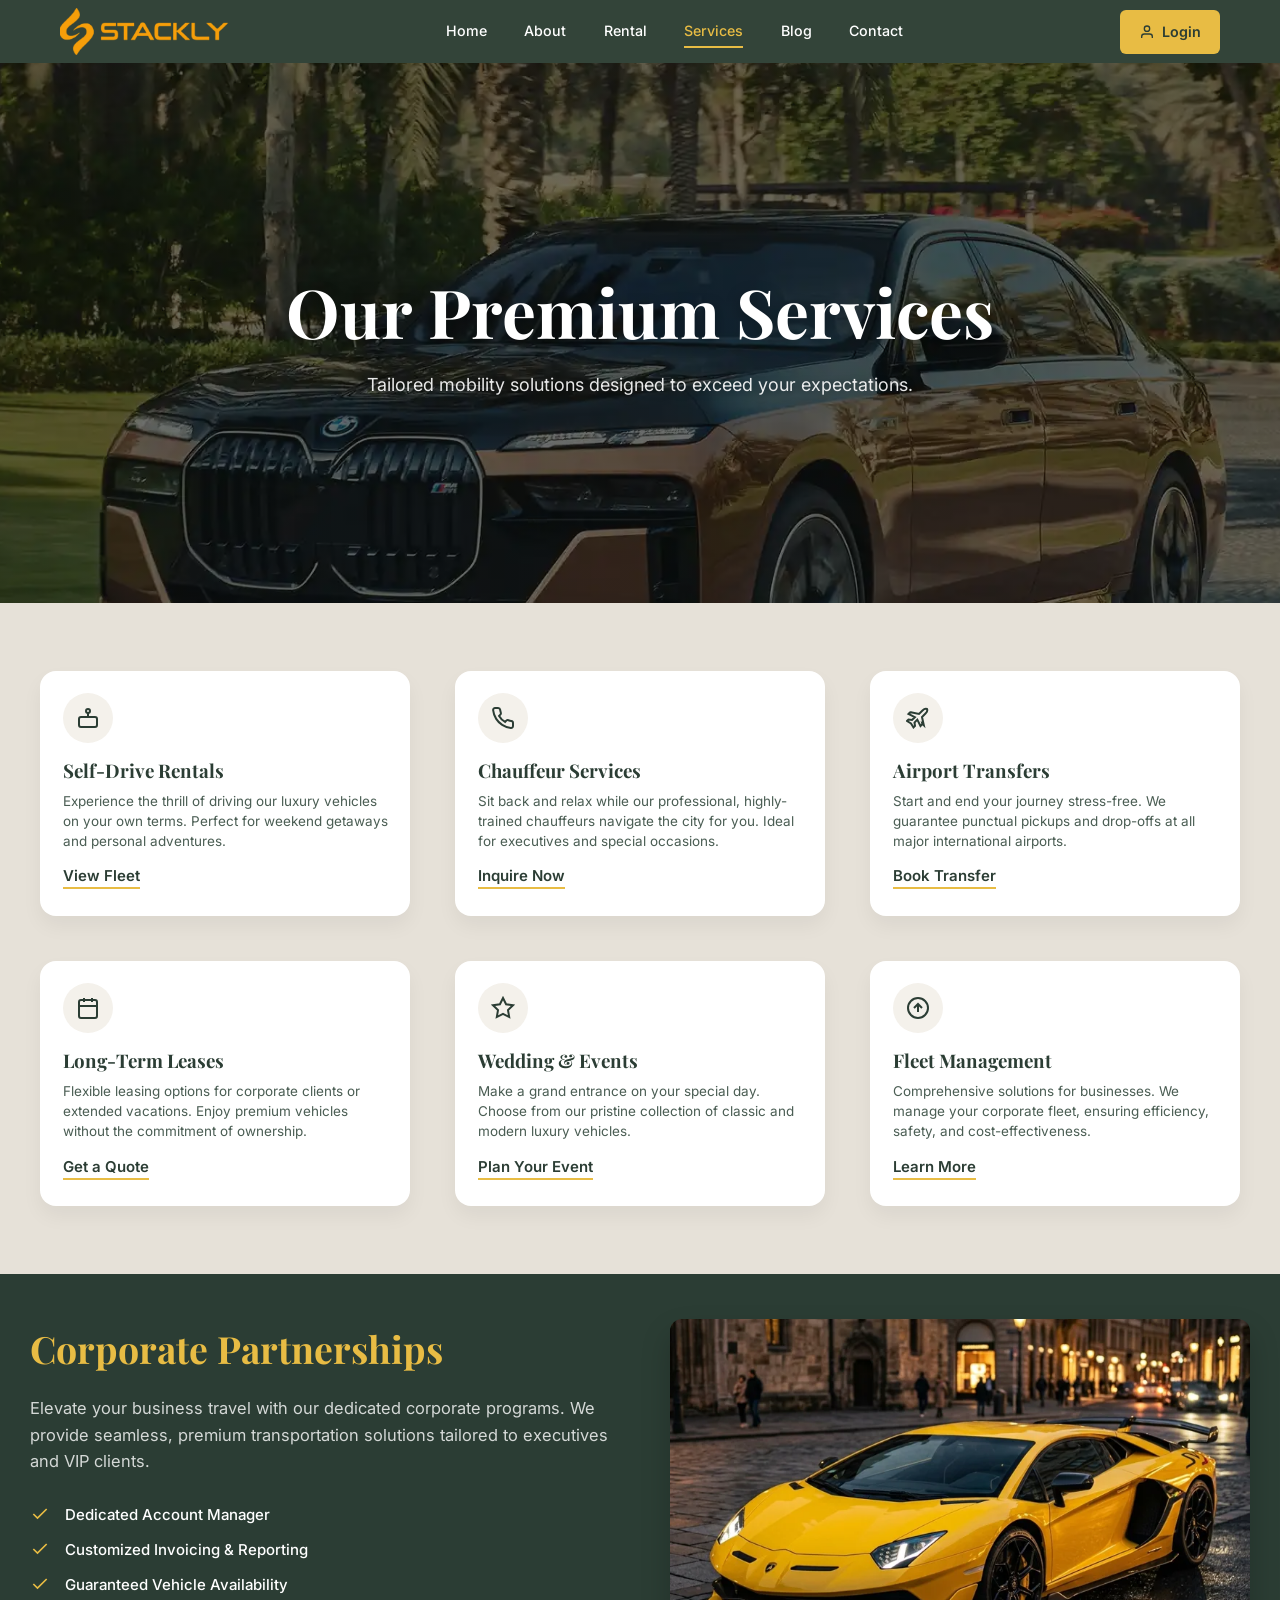
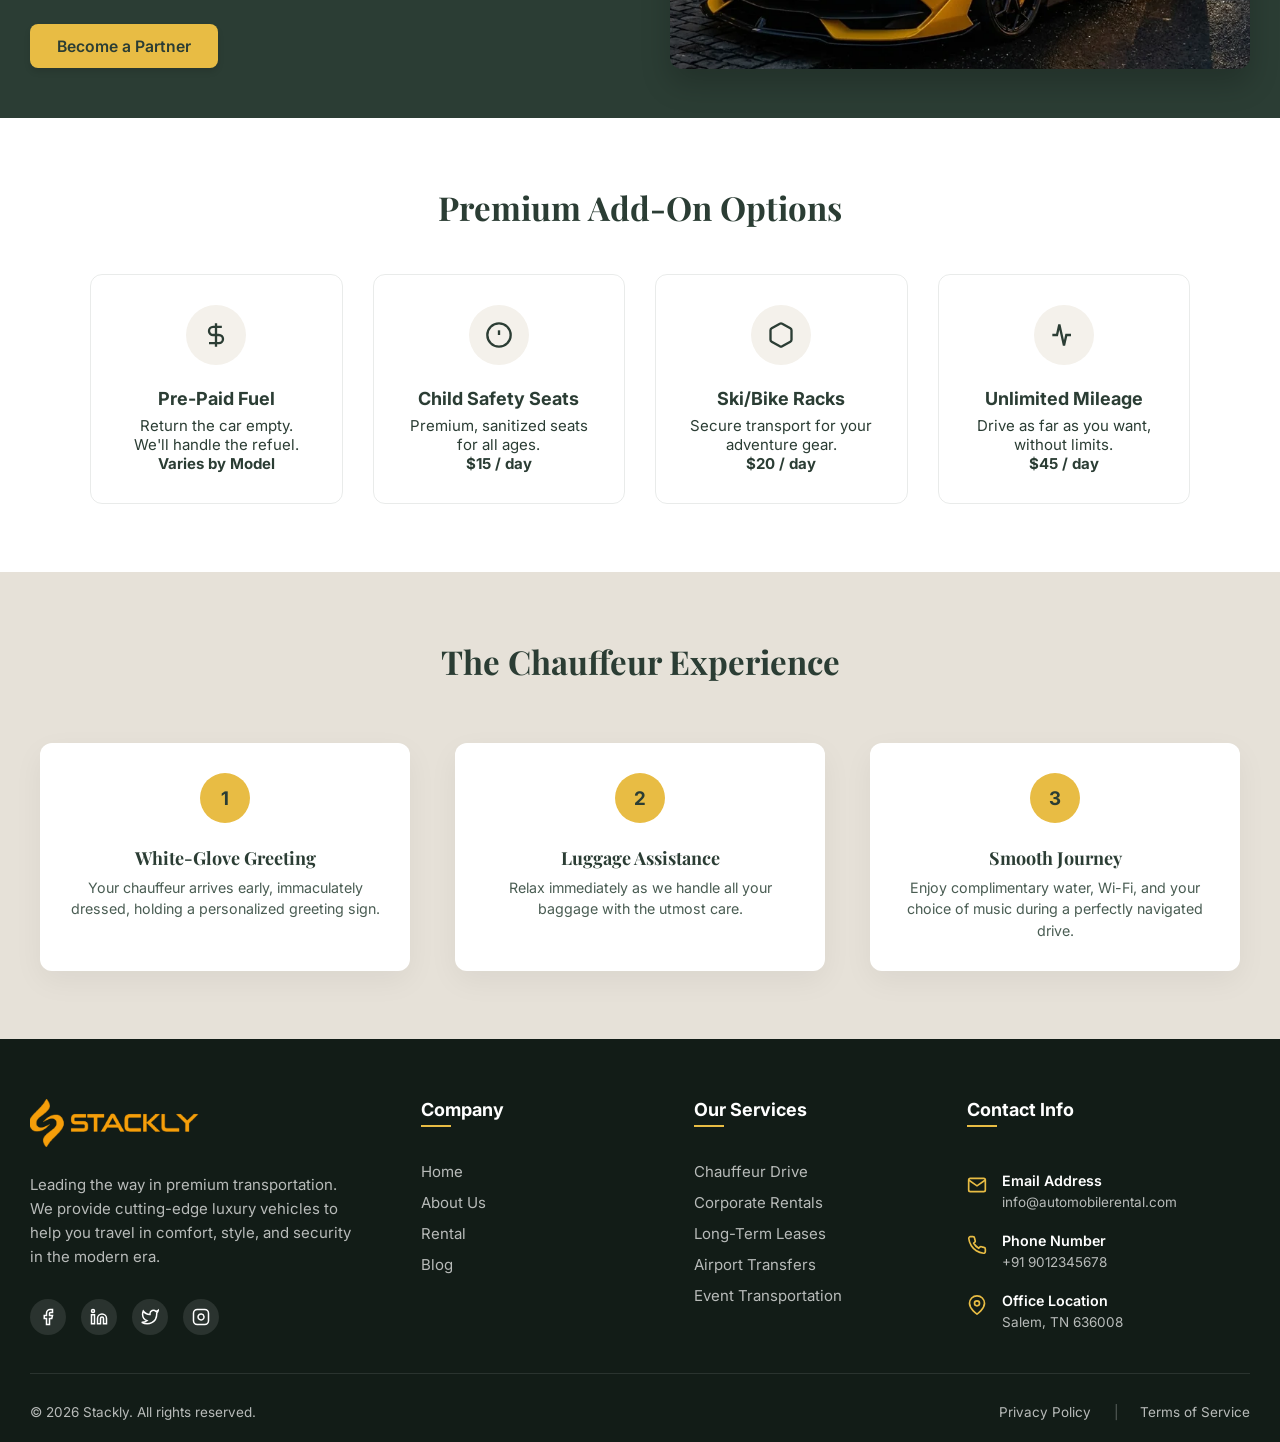
<file: services.html>
<!DOCTYPE html>
<html lang="en">
<head>
    <meta charset="UTF-8">
    <meta name="viewport" content="width=device-width, initial-scale=1.0">
    <title>Our Services - Automobile Rental Platform</title>
    <link rel="preconnect" href="https://fonts.googleapis.com">
    <link rel="preconnect" href="https://fonts.gstatic.com" crossorigin>
    <link href="https://fonts.googleapis.com/css2?family=Playfair+Display:ital,wght@0,600;0,700;1,600&family=Inter:wght@400;500;600&display=swap" rel="stylesheet">
    <link rel="stylesheet" href="css/index.css">
    <link rel="stylesheet" href="css/services.css">
    <link rel="stylesheet" href="css/tablet-fix.css">
</head>
<body>
    
        
    <header class="navbar">
        <a href="index.html" class="logo">
            <img src="assets/logo.webp" alt="Automobile Rental Logo" class="nav-logo-img">
        </a>
        <nav class="nav-links">
            <a href="index.html">Home</a>
            <a href="about.html">About</a>
            <a href="rentcar.html">Rental</a>
            <a href="services.html" class="active">Services</a>
            <a href="blog.html">Blog</a>
            <a href="contact.html">Contact</a>
                    <a href="login.html" class="btn-login mobile-only-login">
                <svg width="16" height="16" viewBox="0 0 24 24" fill="none" stroke="#2C3E35" stroke-width="2">
                    <path d="M20 21v-2a4 4 0 0 0-4-4H8a4 4 0 0 0-4 4v2"></path>
                    <circle cx="12" cy="7" r="4"></circle>
                </svg>
                Login
            </a>
        </nav>
        <div class="nav-actions">
            <a href="login.html" class="btn-login">
                <svg width="16" height="16" viewBox="0 0 24 24" fill="none" stroke="#2C3E35" stroke-width="2">
                    <path d="M20 21v-2a4 4 0 0 0-4-4H8a4 4 0 0 0-4 4v2"></path>
                    <circle cx="12" cy="7" r="4"></circle>
                </svg>
                Login
            </a>
        </div>
        <button class="mobile-menu-btn" aria-label="Toggle Menu">
            <span></span>
            <span></span>
            <span></span>
        </button>
    </header>

    <main>
        <section class="services-page-header">
            <h1 class="reveal">Our Premium Services</h1>
            <p class="reveal">Tailored mobility solutions designed to exceed your expectations.</p>
        </section>

        <section class="services-container">
            <div class="services-grid">
                <!-- Service 1 -->
                <div class="service-item">
                    <div class="service-icon">
                        <svg width="36" height="36" viewBox="0 0 24 24" fill="none" stroke="currentColor" stroke-width="2"><rect x="3" y="11" width="18" height="10" rx="2"></rect><circle cx="12" cy="5" r="2"></circle><path d="M12 7v4"></path><line x1="8" y1="16" x2="8" y2="16"></line><line x1="16" y1="16" x2="16" y2="16"></line></svg>
                    </div>
                    <h3>Self-Drive Rentals</h3>
                    <p>Experience the thrill of driving our luxury vehicles on your own terms. Perfect for weekend getaways and personal adventures.</p>
                    <a href="rentcar.html" class="service-link">View Fleet</a>
                </div>

                <!-- Service 2 -->
                <div class="service-item">
                    <div class="service-icon">
                        <svg width="36" height="36" viewBox="0 0 24 24" fill="none" stroke="currentColor" stroke-width="2"><path d="M22 16.92v3a2 2 0 0 1-2.18 2 19.79 19.79 0 0 1-8.63-3.07 19.5 19.5 0 0 1-6-6 19.79 19.79 0 0 1-3.07-8.67A2 2 0 0 1 4.11 2h3a2 2 0 0 1 2 1.72 12.84 12.84 0 0 0 .7 2.81 2 2 0 0 1-.45 2.11L8.09 9.91a16 16 0 0 0 6 6l1.27-1.27a2 2 0 0 1 2.11-.45 12.84 12.84 0 0 0 2.81.7A2 2 0 0 1 22 16.92z"></path></svg>
                    </div>
                    <h3>Chauffeur Services</h3>
                    <p>Sit back and relax while our professional, highly-trained chauffeurs navigate the city for you. Ideal for executives and special occasions.</p>
                    <a href="contact.html" class="service-link">Inquire Now</a>
                </div>

                <!-- Service 3 -->
                <div class="service-item">
                    <div class="service-icon">
                        <svg width="36" height="36" viewBox="0 0 24 24" fill="none" stroke="currentColor" stroke-width="2"><path d="M17.8 19.2 16 11l3.5-3.5C21 6 21.5 4 21 3c-1-.5-3 0-4.5 1.5L13 8 4.8 6.2c-.5-.1-.9.2-1.1.6L2.5 8l6.4 3.2L6 14l-3.5-.5-1.5 1.5 4 2.5 2.5 4 1.5-1.5-.5-3.5 2.8-2.9 3.2 6.4 1.2-1.2c.4-.2.7-.6.6-1.1z"></path></svg>
                    </div>
                    <h3>Airport Transfers</h3>
                    <p>Start and end your journey stress-free. We guarantee punctual pickups and drop-offs at all major international airports.</p>
                    <a href="contact.html" class="service-link">Book Transfer</a>
                </div>

                <!-- Service 4 -->
                <div class="service-item">
                    <div class="service-icon">
                        <svg width="36" height="36" viewBox="0 0 24 24" fill="none" stroke="currentColor" stroke-width="2"><rect x="3" y="4" width="18" height="18" rx="2" ry="2"></rect><line x1="16" y1="2" x2="16" y2="6"></line><line x1="8" y1="2" x2="8" y2="6"></line><line x1="3" y1="10" x2="21" y2="10"></line></svg>
                    </div>
                    <h3>Long-Term Leases</h3>
                    <p>Flexible leasing options for corporate clients or extended vacations. Enjoy premium vehicles without the commitment of ownership.</p>
                    <a href="contact.html" class="service-link">Get a Quote</a>
                </div>

                <!-- Service 5 -->
                <div class="service-item">
                    <div class="service-icon">
                        <svg width="36" height="36" viewBox="0 0 24 24" fill="none" stroke="currentColor" stroke-width="2"><polygon points="12 2 15.09 8.26 22 9.27 17 14.14 18.18 21.02 12 17.77 5.82 21.02 7 14.14 2 9.27 8.91 8.26 12 2"></polygon></svg>
                    </div>
                    <h3>Wedding & Events</h3>
                    <p>Make a grand entrance on your special day. Choose from our pristine collection of classic and modern luxury vehicles.</p>
                    <a href="contact.html" class="service-link">Plan Your Event</a>
                </div>

                <!-- Service 6 -->
                <div class="service-item">
                    <div class="service-icon">
                        <svg width="36" height="36" viewBox="0 0 24 24" fill="none" stroke="currentColor" stroke-width="2"><circle cx="12" cy="12" r="10"></circle><path d="M16 12l-4-4-4 4M12 8v8"></path></svg>
                    </div>
                    <h3>Fleet Management</h3>
                    <p>Comprehensive solutions for businesses. We manage your corporate fleet, ensuring efficiency, safety, and cost-effectiveness.</p>
                    <a href="contact.html" class="service-link">Learn More</a>
                </div>
            </div>
        </section>

        <section class="corporate-partnerships">
            <div class="corp-content">
                <h2>Corporate Partnerships</h2>
                <p>Elevate your business travel with our dedicated corporate programs. We provide seamless, premium transportation solutions tailored to executives and VIP clients.</p>
                <ul class="corp-features">
                    <li><svg width="20" height="20" viewBox="0 0 24 24" fill="none" stroke="currentColor" stroke-width="2"><polyline points="20 6 9 17 4 12"></polyline></svg> Dedicated Account Manager</li>
                    <li><svg width="20" height="20" viewBox="0 0 24 24" fill="none" stroke="currentColor" stroke-width="2"><polyline points="20 6 9 17 4 12"></polyline></svg> Customized Invoicing & Reporting</li>
                    <li><svg width="20" height="20" viewBox="0 0 24 24" fill="none" stroke="currentColor" stroke-width="2"><polyline points="20 6 9 17 4 12"></polyline></svg> Guaranteed Vehicle Availability</li>
                </ul>
                <a href="contact.html" class="btn-primary">Become a Partner</a>
            </div>
            <div class="corp-image">
                <img src="assets/car15.webp" alt="Corporate Fleet">
            </div>
        </section>

        <section class="premium-addons">
            <div class="addons-header">
                <h2>Premium Add-On Options</h2>
            </div>
            <div class="addons-grid">
                <div class="addon-card">
                    <div class="addon-icon">
                        <svg width="28" height="28" viewBox="0 0 24 24" fill="none" stroke="currentColor" stroke-width="2"><path d="M12 2v20M17 5H9.5a3.5 3.5 0 0 0 0 7h5a3.5 3.5 0 0 1 0 7H6"></path></svg>
                    </div>
                    <h4>Pre-Paid Fuel</h4>
                    <p>Return the car empty. We'll handle the refuel.</p>
                    <span class="addon-price">Varies by Model</span>
                </div>
                <div class="addon-card">
                    <div class="addon-icon">
                        <svg width="28" height="28" viewBox="0 0 24 24" fill="none" stroke="currentColor" stroke-width="2"><circle cx="12" cy="12" r="10"></circle><path d="M12 8v4"></path><path d="M12 16h.01"></path></svg>
                    </div>
                    <h4>Child Safety Seats</h4>
                    <p>Premium, sanitized seats for all ages.</p>
                    <span class="addon-price">$15 / day</span>
                </div>
                <div class="addon-card">
                    <div class="addon-icon">
                        <svg width="28" height="28" viewBox="0 0 24 24" fill="none" stroke="currentColor" stroke-width="2"><path d="M21 16V8a2 2 0 0 0-1-1.73l-7-4a2 2 0 0 0-2 0l-7 4A2 2 0 0 0 3 8v8a2 2 0 0 0 1 1.73l7 4a2 2 0 0 0 2 0l7-4A2 2 0 0 0 21 16z"></path></svg>
                    </div>
                    <h4>Ski/Bike Racks</h4>
                    <p>Secure transport for your adventure gear.</p>
                    <span class="addon-price">$20 / day</span>
                </div>
                <div class="addon-card">
                    <div class="addon-icon">
                        <svg width="28" height="28" viewBox="0 0 24 24" fill="none" stroke="currentColor" stroke-width="2"><path d="M2 12h4l2-9 4 18 2-9h4"></path></svg>
                    </div>
                    <h4>Unlimited Mileage</h4>
                    <p>Drive as far as you want, without limits.</p>
                    <span class="addon-price">$45 / day</span>
                </div>
            </div>
        </section>

        <section class="chauffeur-experience">
            <div class="chauffeur-header">
                <h2>The Chauffeur Experience</h2>
            </div>
            <div class="experience-steps">
                <div class="step">
                    <div class="step-number">1</div>
                    <h4>White-Glove Greeting</h4>
                    <p>Your chauffeur arrives early, immaculately dressed, holding a personalized greeting sign.</p>
                </div>
                <div class="step">
                    <div class="step-number">2</div>
                    <h4>Luggage Assistance</h4>
                    <p>Relax immediately as we handle all your baggage with the utmost care.</p>
                </div>
                <div class="step">
                    <div class="step-number">3</div>
                    <h4>Smooth Journey</h4>
                    <p>Enjoy complimentary water, Wi-Fi, and your choice of music during a perfectly navigated drive.</p>
                </div>
            </div>
        </section>
    </main>

    <footer class="footer">
        <div class="footer-top">
            <div class="footer-col brand-col">
                <a href="index.html" class="footer-logo">
                    <img src="assets/logo.webp" alt="Automobile Rental Logo" class="footer-logo-img">
                </a>
                <p>Leading the way in premium transportation. We provide cutting-edge luxury vehicles to help you travel in comfort, style, and security in the modern era.</p>
                <div class="footer-socials">
                    <a href="404.html" aria-label="Facebook"><svg width="18" height="18" viewBox="0 0 24 24" fill="none" stroke="currentColor" stroke-width="2"><path d="M18 2h-3a5 5 0 0 0-5 5v3H7v4h3v8h4v-8h3l1-4h-4V7a1 1 0 0 1 1-1h3z"></path></svg></a>
                    <a href="404.html" aria-label="LinkedIn"><svg width="18" height="18" viewBox="0 0 24 24" fill="none" stroke="currentColor" stroke-width="2"><path d="M16 8a6 6 0 0 1 6 6v7h-4v-7a2 2 0 0 0-2-2 2 2 0 0 0-2 2v7h-4v-7a6 6 0 0 1 6-6z"></path><rect x="2" y="9" width="4" height="12"></rect><circle cx="4" cy="4" r="2"></circle></svg></a>
                    <a href="404.html" aria-label="Twitter"><svg width="18" height="18" viewBox="0 0 24 24" fill="none" stroke="currentColor" stroke-width="2"><path d="M23 3a10.9 10.9 0 0 1-3.14 1.53 4.48 4.48 0 0 0-7.86 3v1A10.66 10.66 0 0 1 3 4s-4 9 5 13a11.64 11.64 0 0 1-7 2c9 5 20 0 20-11.5a4.5 4.5 0 0 0-.08-.83A7.72 7.72 0 0 0 23 3z"></path></svg></a>
                    <a href="404.html" aria-label="Instagram"><svg width="18" height="18" viewBox="0 0 24 24" fill="none" stroke="currentColor" stroke-width="2"><rect x="2" y="2" width="20" height="20" rx="5" ry="5"></rect><path d="M16 11.37A4 4 0 1 1 12.63 8 4 4 0 0 1 16 11.37z"></path><line x1="17.5" y1="6.5" x2="17.51" y2="6.5"></line></svg></a>
                </div>
            </div>
            
            <div class="footer-col links-col">
                <h4>Company</h4>
                <a href="index.html">Home</a>
                <a href="about.html">About Us</a>
                <a href="rentcar.html">Rental</a>
                <a href="blog.html">Blog</a>
            </div>
            
            <div class="footer-col links-col">
                <h4>Our Services</h4>
                <a href="services.html">Chauffeur Drive</a>
                <a href="services.html">Corporate Rentals</a>
                <a href="services.html">Long-Term Leases</a>
                <a href="services.html">Airport Transfers</a>
                <a href="services.html">Event Transportation</a>
            </div>
            
            <div class="footer-col contact-col">
                <h4>Contact Info</h4>
                <div class="contact-item">
                    <svg width="20" height="20" viewBox="0 0 24 24" fill="none" stroke="var(--primary-yellow)" stroke-width="2"><path d="M4 4h16c1.1 0 2 .9 2 2v12c0 1.1-.9 2-2 2H4c-1.1 0-2-.9-2-2V6c0-1.1.9-2 2-2z"></path><polyline points="22,6 12,13 2,6"></polyline></svg>
                    <div>
                        <strong>Email Address</strong>
                        <span>info@automobilerental.com</span>
                    </div>
                </div>
                <div class="contact-item">
                    <svg width="20" height="20" viewBox="0 0 24 24" fill="none" stroke="var(--primary-yellow)" stroke-width="2"><path d="M22 16.92v3a2 2 0 0 1-2.18 2 19.79 19.79 0 0 1-8.63-3.07 19.5 19.5 0 0 1-6-6 19.79 19.79 0 0 1-3.07-8.67A2 2 0 0 1 4.11 2h3a2 2 0 0 1 2 1.72 12.84 12.84 0 0 0 .7 2.81 2 2 0 0 1-.45 2.11L8.09 9.91a16 16 0 0 0 6 6l1.27-1.27a2 2 0 0 1 2.11-.45 12.84 12.84 0 0 0 2.81.7A2 2 0 0 1 22 16.92z"></path></svg>
                    <div>
                        <strong>Phone Number</strong>
                        <span>+91 9012345678</span>
                    </div>
                </div>
                <div class="contact-item">
                    <svg width="20" height="20" viewBox="0 0 24 24" fill="none" stroke="var(--primary-yellow)" stroke-width="2"><path d="M21 10c0 7-9 13-9 13s-9-6-9-13a9 9 0 0 1 18 0z"></path><circle cx="12" cy="10" r="3"></circle></svg>
                    <div>
                        <strong>Office Location</strong>
                        <span>Salem, TN 636008</span>
                    </div>
                </div>
            </div>
        </div>
        
        <div class="footer-bottom">
            <p>&copy; 2026 Stackly. All rights reserved.</p>
            <div class="footer-legal">
                <a href="404.html">Privacy Policy</a>
                <span class="legal-separator">|</span>
                <a href="404.html">Terms of Service</a>
            </div>
        </div>
    </footer>
    <script src="js/script.js?v=2"></script>
    <script>
        document.addEventListener('DOMContentLoaded', () => {
            const mobileMenuBtn = document.querySelector('.mobile-menu-btn');
            const body = document.body;
            if(mobileMenuBtn) {
                mobileMenuBtn.addEventListener('click', () => {
                    body.classList.toggle('menu-open');
                });
            }
        });
    </script>
    
</body>
</html>
</file>
<file: css/index.css>
:root {
    --primary-green: #2B3D34;
    --primary-yellow: #E8BC44;
    --bg-header: #334439;
    --text-white: #FFFFFF;
    --text-dark: #2B3D34;
    --text-muted: #4A5D53;
    --bg-beige: #E6E1D8;
    --bg-light-beige: #F4F1EB;
    
    --font-heading: 'Playfair Display', serif;
    --font-body: 'Inter', sans-serif;
}

* {
    margin: 0;
    padding: 0;
    box-sizing: border-box;
}

body {
    font-family: var(--font-body);
    color: var(--text-dark);
    background-color: var(--bg-beige);
    min-height: 100vh;
    display: flex;
    flex-direction: column;
    overflow-x: clip;
}

html {
    overflow-x: clip;
    font-size: 15px;
}

/* Header */
.navbar {
    display: flex;
    justify-content: space-between;
    align-items: center;
    padding: 0.5rem 4rem;
    background-color: var(--bg-header);
    color: var(--text-white);
}

.logo {
    display: flex;
    align-items: center;
}

.nav-logo-img {
    height: 48px;
    width: auto;
    object-fit: contain;
}

.nav-links {
    display: flex;
    gap: 2.5rem;
}

.nav-links a {
    color: var(--text-white);
    text-decoration: none;
    font-size: 0.95rem;
    font-weight: 500;
    transition: color 0.3s ease;
    position: relative;
    padding-bottom: 0.2rem;
}

.nav-links a:hover {
    color: var(--primary-yellow);
}

.nav-links a.active {
    color: var(--primary-yellow);
}

.nav-links a.active::after {
    content: '';
    position: absolute;
    left: 0;
    bottom: -6px;
    width: 100%;
    height: 2px;
    background-color: var(--primary-yellow);
}

.btn-login {
    display: flex;
    align-items: center;
    gap: 0.5rem;
    background-color: var(--primary-yellow);
    color: var(--text-dark);
    text-decoration: none;
    padding: 0.5rem 1.25rem;
    border-radius: 6px;
    font-weight: 600;
    font-size: 0.95rem;
    transition: background-color 0.3s ease, transform 0.2s ease;
}

.btn-login:hover {
    background-color: #d6ad3d;
    transform: translateY(-2px);
}

/* Hero Section */
.hero {
    position: relative;
    min-height: 90vh;
    display: flex;
    flex-direction: column;
    align-items: center;
    justify-content: flex-start;
    padding-top: 4rem;
    padding-bottom: 120px;
    text-align: center;
    overflow: hidden;
}

.hero-slideshow {
    position: absolute;
    top: 0;
    left: 0;
    width: 100%;
    height: 100%;
    z-index: 0;
}

.hero-slideshow .slide {
    position: absolute;
    top: 0;
    left: 0;
    width: 100%;
    height: 100%;
    background-size: cover;
    background-position: center center;
    opacity: 0;
    animation: heroFadeSlide 25s infinite;
}

.hero-slideshow .slide:nth-child(1) {
    background-image: linear-gradient(rgba(0, 0, 0, 0.4), rgba(0, 0, 0, 0.4)), url('../assets/hero.webp');
    animation-delay: 0s;
}

.hero-slideshow .slide:nth-child(2) {
    background-image: linear-gradient(rgba(0, 0, 0, 0.4), rgba(0, 0, 0, 0.4)), url('../assets/hero1.webp');
    animation-delay: 5s;
}

.hero-slideshow .slide:nth-child(3) {
    background-image: linear-gradient(rgba(0, 0, 0, 0.4), rgba(0, 0, 0, 0.4)), url('../assets/hero2.webp');
    animation-delay: 10s;
}

.hero-slideshow .slide:nth-child(4) {
    background-image: linear-gradient(rgba(0, 0, 0, 0.4), rgba(0, 0, 0, 0.4)), url('../assets/hero3.webp');
    animation-delay: 15s;
}

.hero-slideshow .slide:nth-child(5) {
    background-image: linear-gradient(rgba(0, 0, 0, 0.4), rgba(0, 0, 0, 0.4)), url('../assets/hero4.webp');
    animation-delay: 20s;
}

@keyframes heroFadeSlide {
    0% { opacity: 0; transform: scale(1); }
    8% { opacity: 1; transform: scale(1.02); }
    20% { opacity: 1; transform: scale(1.05); }
    28% { opacity: 0; transform: scale(1.07); }
    100% { opacity: 0; transform: scale(1.07); }
}

.hero-content {
    padding: 2rem 4rem;
}

.hero-subtitle {
    display: flex;
    align-items: center;
    justify-content: center;
    gap: 0.5rem;
    font-size: 0.85rem;
    font-weight: 700;
    letter-spacing: 1.5px;
    color: var(--text-white);
    text-shadow: 0 2px 8px rgba(0,0,0,0.4);
    margin-bottom: 1.5rem;
    text-transform: uppercase;
}

.hero-subtitle::before {
    content: '';
    display: block;
    width: 30px;
    height: 1px;
    background-color: var(--text-white);
    box-shadow: 0 2px 8px rgba(0,0,0,0.4);
    margin-right: 0.5rem;
}

.hero-title {
    font-family: var(--font-heading);
    font-size: 5rem;
    font-weight: 700;
    color: var(--text-white);
    text-shadow: 0 4px 15px rgba(0,0,0,0.4);
    line-height: 1.1;
    margin-bottom: 1.5rem;
    opacity: 0;
    animation: slideUpFade 0.8s cubic-bezier(0.25, 0.46, 0.45, 0.94) forwards;
}

.dot {
    color: var(--primary-yellow);
}

.hero-description {
    font-size: 1.1rem;
    color: var(--text-white);
    text-shadow: 0 2px 8px rgba(0,0,0,0.5);
    line-height: 1.6;
    margin-bottom: 2rem;
    font-weight: 500;
    opacity: 0;
    animation: slideUpFade 0.8s cubic-bezier(0.25, 0.46, 0.45, 0.94) forwards 0.2s;
}

.btn-primary {
    display: inline-flex;
    align-items: center;
    gap: 0.5rem;
    background-color: var(--primary-yellow);
    color: var(--text-dark);
    text-decoration: none;
    padding: 0.8rem 1.8rem;
    border-radius: 8px;
    font-weight: 600;
    font-size: 1.05rem;
    transition: all 0.3s ease;
    box-shadow: 0 4px 6px rgba(0, 0, 0, 0.1);
}

.btn-primary:hover {
    background-color: #d6ad3d;
    transform: translateY(-2px);
    box-shadow: 0 6px 12px rgba(0, 0, 0, 0.15);
}

/* Tech Specs Section */
.tech-specs {
    background-color: #0b0f0c;
    padding: 5.5rem 2rem;
    overflow: hidden;
    position: relative;
    display: flex;
    justify-content: center;
    align-items: center;
    min-height: 800px;
}

.tech-container {
    position: relative;
    width: 100%;
    max-width: 1140px;
    height: 600px;
    display: flex;
    justify-content: center;
    align-items: center;
}

.tech-center-ring {
    width: 420px;
    height: 420px;
    border-radius: 50%;
    box-shadow: 0 0 60px rgba(232, 188, 68, 0.4), inset 0 0 30px rgba(232, 188, 68, 0.2);
    border: 4px solid var(--primary-yellow);
    display: flex;
    justify-content: center;
    align-items: center;
    position: relative;
    z-index: 2;
    background-color: #000;
    overflow: hidden;
}

.tech-center-ring img {
    width: 100%;
    height: 100%;
    object-fit: cover;
    opacity: 0.9;
}

.tech-card {
    position: absolute;
    background: rgba(20, 25, 22, 0.75);
    backdrop-filter: blur(12px);
    -webkit-backdrop-filter: blur(12px);
    border: 1px solid rgba(255, 255, 255, 0.08);
    border-radius: 16px;
    padding: 1.5rem;
    width: 260px;
    z-index: 3;
    display: flex;
    flex-direction: column;
    gap: 0.8rem;
    box-shadow: 0 15px 35px rgba(0, 0, 0, 0.6);
}

.tech-icon {
    color: var(--primary-yellow);
}

.tech-info h3 {
    color: var(--text-white);
    font-size: 0.95rem;
    margin-bottom: 0.5rem;
    font-weight: 700;
    text-transform: uppercase;
    letter-spacing: 0.5px;
}

.tech-info p {
    color: rgba(255, 255, 255, 0.65);
    font-size: 0.85rem;
    line-height: 1.5;
}

/* Positioning */
.card-top {
    top: -40px;
    left: 50%;
    transform: translateX(-50%);
    z-index: 4;
}

.card-left {
    top: 50%;
    left: 2%;
    transform: translateY(-50%);
}

.card-right {
    top: 50%;
    right: 2%;
    transform: translateY(-50%);
}

.card-bottom-left {
    bottom: -20px;
    left: 15%;
}

.card-bottom-right {
    bottom: -20px;
    right: 15%;
}

/* Animations */
@keyframes floatTop {
    0%, 100% { transform: translate(-50%, 0); }
    50% { transform: translate(-50%, -15px); }
}

@keyframes floatSide {
    0%, 100% { transform: translateY(-50%); }
    50% { transform: translateY(calc(-50% - 15px)); }
}

@keyframes floatNormal {
    0%, 100% { transform: translateY(0); }
    50% { transform: translateY(-15px); }
}

.card-top.animate-float-slow { animation: floatTop 6s ease-in-out infinite; }
.card-left.animate-float-medium { animation: floatSide 5s ease-in-out infinite; }
.card-right.animate-float-fast { animation: floatSide 4.5s ease-in-out infinite reverse; }
.card-bottom-left.animate-float-slow { animation: floatNormal 6s ease-in-out infinite; }
.card-bottom-right.animate-float-medium { animation: floatNormal 5.5s ease-in-out infinite reverse; }

/* Features Section */
.features {
    background-color: var(--bg-light-beige);
    border-radius: 20px;
    margin: -80px 4rem 3rem;
    padding: 3rem 2rem;
    position: relative;
    z-index: 10;
    display: flex;
    justify-content: space-between;
    box-shadow: 0 10px 30px rgba(0, 0, 0, 0.08);
}

.feature-card {
    flex: 1;
    text-align: center;
    padding: 0 1rem;
}

.feature-icon {
    width: 60px;
    height: 60px;
    background-color: var(--primary-green);
    color: var(--text-white);
    border-radius: 50%;
    display: flex;
    align-items: center;
    justify-content: center;
    margin: 0 auto 1.25rem;
    transition: transform 0.3s ease;
}

.feature-card:hover .feature-icon {
    transform: scale(1.1);
}

.feature-card h3 {
    font-family: var(--font-heading);
    font-size: 1.3rem;
    color: var(--primary-green);
    margin-bottom: 0.5rem;
}

.feature-card p {
    font-size: 0.95rem;
    color: var(--text-muted);
    line-height: 1.5;
}

.feature-divider {
    width: 1px;
    background-color: rgba(43, 61, 52, 0.1);
    margin: 0 1rem;
}

/* General Section Styles */
.section-header {
    text-align: center;
    margin-bottom: 3rem;
}

.section-header h2 {
    font-family: var(--font-heading);
    font-size: 2.5rem;
    color: var(--primary-green);
    margin-bottom: 1rem;
}

.section-header p {
    color: var(--text-muted);
    font-size: 1.1rem;
}

/* Fleet Section */
.fleet {
    padding: 4rem 2rem;
    background-color: var(--bg-beige);
}

.fleet-grid {
    display: grid;
    grid-template-columns: repeat(auto-fit, minmax(300px, 1fr));
    gap: 2rem;
    margin-bottom: 3rem;
}

.car-card {
    background-color: var(--text-white);
    border-radius: 16px;
    overflow: hidden;
    box-shadow: 0 10px 20px rgba(0,0,0,0.05);
    transition: transform 0.4s cubic-bezier(0.175, 0.885, 0.32, 1.275), box-shadow 0.4s ease;
}

.car-card:hover {
    transform: translateY(-10px);
    box-shadow: 0 15px 30px rgba(0,0,0,0.1);
}

.car-img {
    overflow: hidden;
}

.car-img img {
    width: 100%;
    height: 220px;
    object-fit: cover;
    transition: transform 0.5s ease;
}

.car-card:hover .car-img img {
    transform: scale(1.1);
}

.car-info {
    padding: 1.5rem;
    text-align: center;
}

.car-info h4 {
    font-family: var(--font-heading);
    font-size: 1.25rem;
    color: var(--primary-green);
    margin-bottom: 0.5rem;
}

.car-price {
    font-size: 1.1rem;
    font-weight: 600;
    color: var(--text-dark);
    margin-bottom: 1.5rem;
}

.car-price span {
    font-size: 0.9rem;
    color: var(--text-muted);
    font-weight: 400;
}

.btn-outline {
    display: inline-block;
    padding: 0.6rem 1.5rem;
    border: 2px solid var(--primary-green);
    color: var(--primary-green);
    border-radius: 6px;
    text-decoration: none;
    font-weight: 600;
    transition: all 0.3s ease;
}

.btn-outline:hover {
    background-color: var(--primary-green);
    color: var(--text-white);
}

.view-all-container {
    text-align: center;
}

/* How It Works Section */
.how-it-works {
    padding: 4rem 2rem;
    background-color: var(--bg-light-beige);
}

.steps-container {
    display: flex;
    justify-content: space-between;
    gap: 2rem;
}

.step {
    flex: 1;
    text-align: center;
    background-color: var(--text-white);
    border-radius: 16px;
    box-shadow: 0 10px 30px rgba(0,0,0,0.05);
    overflow: hidden;
    transition: transform 0.3s ease, box-shadow 0.3s ease;
}
.step:hover {
    transform: translateY(-10px);
    box-shadow: 0 15px 40px rgba(0,0,0,0.1);
}
.step-content {
    padding: 2rem;
}

.step-number {
    width: 60px;
    height: 60px;
    background-color: var(--primary-yellow);
    color: var(--text-dark);
    font-size: 1.5rem;
    font-weight: 700;
    border-radius: 50%;
    display: flex;
    align-items: center;
    justify-content: center;
    margin: 0 auto 1.5rem;
}

.step h4 {
    font-family: var(--font-heading);
    font-size: 1.25rem;
    color: var(--primary-green);
    margin-bottom: 1rem;
}

.step p {
    color: var(--text-muted);
    line-height: 1.6;
}

/* Testimonials Section */
.testimonials {
    padding: 4rem 2rem;
    background-color: var(--bg-beige);
}

.testimonial-grid {
    display: grid;
    grid-template-columns: repeat(auto-fit, minmax(min(100%, 350px), 1fr));
    gap: 2rem;
}

.testimonial-card {
    background-color: var(--text-white);
    padding: 2.5rem;
    border-radius: 16px;
    box-shadow: 0 5px 15px rgba(0,0,0,0.03);
}

.stars {
    color: var(--primary-yellow);
    font-size: 1.25rem;
    margin-bottom: 1rem;
}

.review {
    font-size: 1.05rem;
    font-style: italic;
    color: var(--text-dark);
    line-height: 1.6;
    margin-bottom: 1.5rem;
}



/* FAQs Section */
.faqs {
    padding: 4rem 2rem;
    background-color: var(--bg-light-beige);
}

.faq-container {
    max-width: 800px;
    margin: 0 auto;
}

.faq-item {
    background-color: var(--text-white);
    padding: 1.5rem 2rem;
    border-radius: 12px;
    margin-bottom: 1rem;
    box-shadow: 0 2px 10px rgba(0,0,0,0.02);
}

.faq-item h4 {
    font-size: 1.1rem;
    color: var(--primary-green);
    margin-bottom: 0.5rem;
}

.faq-item p {
    color: var(--text-muted);
    line-height: 1.5;
}

/* Bottom CTA */
.bottom-cta {
    padding: 5.5rem 3.5rem;
    background-color: var(--primary-green);
    text-align: center;
    color: var(--text-white);
}

.bottom-cta h2 {
    font-family: var(--font-heading);
    font-size: 2.5rem;
    margin-bottom: 1rem;
    color: var(--text-white);
}

.bottom-cta p {
    font-size: 1.1rem;
    opacity: 0.9;
    margin-bottom: 2.5rem;
    color: var(--text-white);
}

/* Footer */
.footer {
    background-color: #121c17;
    color: rgba(255, 255, 255, 0.7);
    padding: 4rem 2rem 1.5rem;
    font-family: var(--font-body);
}

.footer-top {
    display: grid;
    grid-template-columns: 1.5fr 1fr 1fr 1.2fr;
    gap: 2.5rem;
    margin-bottom: 2.5rem;
}

.footer-col {
    display: flex;
    flex-direction: column;
}

.brand-col {
    flex: 1.5;
    padding-right: 2rem;
}

.footer-logo {
    display: inline-block;
    text-decoration: none;
    margin-bottom: 1.5rem;
}

.footer-logo-img {
    height: 48px;
    width: auto;
    object-fit: contain;
}

.brand-col p {
    line-height: 1.6;
    margin-bottom: 2rem;
}

.footer-socials {
    display: flex;
    gap: 1rem;
}

.footer-socials a {
    display: flex;
    align-items: center;
    justify-content: center;
    width: 36px;
    height: 36px;
    background-color: rgba(255, 255, 255, 0.1);
    color: var(--text-white);
    border-radius: 50%;
    transition: all 0.3s ease;
}

.footer-socials a:hover {
    background-color: var(--primary-yellow);
    color: var(--text-dark);
    transform: translateY(-4px) scale(1.05);
    box-shadow: 0 4px 12px rgba(232, 188, 68, 0.4);
}

.footer-col h4 {
    color: var(--text-white);
    font-size: 1.2rem;
    margin-bottom: 1.5rem;
    position: relative;
    padding-bottom: 0.5rem;
}

.footer-col h4::after {
    content: '';
    position: absolute;
    left: 0;
    bottom: 0;
    width: 30px;
    height: 2px;
    background-color: var(--primary-yellow);
}

.links-col {
    display: flex;
    flex-direction: column;
    gap: 0.8rem;
    align-items: flex-start;
}

.links-col a {
    color: rgba(255, 255, 255, 0.7);
    text-decoration: none;
    transition: color 0.3s ease, transform 0.3s ease;
    display: inline-block;
}

.links-col a:hover {
    color: var(--primary-yellow);
    transform: translateX(6px);
}

.contact-col {
    display: flex;
    flex-direction: column;
    gap: 1.5rem;
}

.contact-item {
    display: flex;
    align-items: flex-start;
    gap: 1rem;
}

.contact-item svg {
    flex-shrink: 0;
    margin-top: 0.2rem;
}

.contact-item div {
    display: flex;
    flex-direction: column;
    gap: 0.3rem;
}

.contact-item strong {
    color: var(--text-white);
    font-weight: 600;
    font-size: 0.95rem;
}

.contact-item span {
    font-size: 0.9rem;
}

.footer-bottom {
    display: flex;
    justify-content: space-between;
    align-items: center;
    flex-wrap: wrap;
    gap: 1rem;
    padding-top: 2rem;
    border-top: 1px solid rgba(255, 255, 255, 0.1);
    font-size: 0.9rem;
}

.footer-legal {
    display: flex;
    gap: 1.5rem;
    align-items: center;
}

.legal-separator {
    color: rgba(255, 255, 255, 0.3);
}

.footer-legal a {
    color: rgba(255, 255, 255, 0.7);
    text-decoration: none;
    transition: color 0.3s ease;
}

.footer-legal a:hover {
    color: var(--text-white);
    text-decoration: underline;
}

@media (max-width: 991px) {
    .footer-bottom {
        flex-direction: column;
        text-align: center;
    }
}


/* App Promo Section */
.app-promo {
    background-color: var(--primary-green);
    color: var(--text-white);
    padding: 5.5rem 3.5rem;
    display: flex;
    align-items: center;
    justify-content: space-between;
    gap: 4rem;
}
.app-promo-content {
    flex: 1;
}
.app-promo-content h2 {
    font-family: var(--font-heading);
    font-size: 2.5rem;
    margin-bottom: 1.5rem;
    color: var(--text-white);
}
.app-promo-content p {
    font-size: 1.1rem;
    line-height: 1.6;
    margin-bottom: 2rem;
    color: rgba(255, 255, 255, 0.8);
}
.app-buttons {
    display: flex;
    gap: 1rem;
}
.app-btn {
    display: inline-flex;
    align-items: center;
    gap: 0.5rem;
    background-color: var(--text-white);
    color: var(--text-dark);
    padding: 0.8rem 1.5rem;
    border-radius: 8px;
    font-weight: 600;
    text-decoration: none;
    transition: transform 0.3s ease;
}
.app-btn:hover {
    transform: translateY(-3px);
}
.app-promo-image {
    flex: 1;
    text-align: center;
}
.app-promo-image img {
    max-width: 100%;
    border-radius: 20px;
    box-shadow: 0 20px 40px rgba(0,0,0,0.3);
}

/* Destinations Section */
.destinations {
    padding: 5.5rem 3.5rem;
    background-color: var(--bg-beige);
}
.destinations-grid {
    display: grid;
    grid-template-columns: repeat(auto-fit, minmax(280px, 1fr));
    gap: 2rem;
}
.destination-card {
    position: relative;
    border-radius: 16px;
    overflow: hidden;
    height: 300px;
    box-shadow: 0 10px 20px rgba(0,0,0,0.05);
    cursor: pointer;
}
.destination-img {
    width: 100%;
    height: 100%;
    object-fit: cover;
    transition: transform 0.6s ease;
}
.destination-card:hover .destination-img {
    transform: scale(1.1);
}
.destination-overlay {
    position: absolute;
    inset: 0;
    background: linear-gradient(to top, rgba(0,0,0,0.7) 0%, transparent 60%);
    display: flex;
    flex-direction: column;
    justify-content: flex-end;
    padding: 2rem;
    color: var(--text-white);
}
.destination-title {
    font-family: var(--font-heading);
    font-size: 1.5rem;
    margin-bottom: 0.5rem;
}

/* Partners Section */
.partners {
    padding: 4rem 0;
    background-color: var(--text-white);
    text-align: center;
    position: relative;
    overflow: hidden;
}
.partners p {
    color: var(--text-muted);
    font-size: 1.1rem;
    margin-bottom: 3rem;
    text-transform: uppercase;
    letter-spacing: 2px;
}
.marquee-wrapper {
    position: relative;
    width: 100%;
    overflow: hidden;
    display: flex;
}
.marquee-wrapper::before,
.marquee-wrapper::after {
    content: '';
    position: absolute;
    top: 0;
    width: 15%;
    height: 100%;
    z-index: 2;
    pointer-events: none;
}
.marquee-wrapper::before {
    left: 0;
    background: linear-gradient(to right, rgba(255,255,255,1) 0%, rgba(255,255,255,0) 100%);
}
.marquee-wrapper::after {
    right: 0;
    background: linear-gradient(to left, rgba(255,255,255,1) 0%, rgba(255,255,255,0) 100%);
}
.marquee-track {
    display: flex;
    width: max-content;
    animation: scrollMarquee 25s linear infinite;
}
.partner-logo {
    display: flex;
    align-items: center;
    gap: 0.75rem;
    padding: 0 4rem;
    color: var(--text-muted);
    opacity: 0.5;
    transition: opacity 0.3s ease, color 0.3s ease;
    cursor: pointer;
}
.partner-logo:hover {
    opacity: 1;
    color: var(--primary-yellow);
}
.partner-logo svg {
    width: 28px;
    height: 28px;
}
.partner-logo span {
    font-family: var(--font-heading);
    font-weight: 700;
    font-size: 1.4rem;
}

@keyframes scrollMarquee {
    0% { transform: translateX(0); }
    100% { transform: translateX(-50%); }
}

/* Scroll Reveal Animations */
.reveal, 
section[class$="-header"] .reveal, 
section[class$="-hero"] .reveal {
    opacity: 0;
    transform: translateY(40px);
    transition: opacity 0.8s cubic-bezier(0.25, 0.46, 0.45, 0.94), transform 0.8s cubic-bezier(0.25, 0.46, 0.45, 0.94);
}

.reveal.reveal-active, 
section[class$="-header"] .reveal.reveal-active, 
section[class$="-hero"] .reveal.reveal-active {
    opacity: 1;
    transform: translateY(0);
}

/* Staggered delay for grid items */
.reveal-active:nth-child(2) { transition-delay: 0.1s; }
.reveal-active:nth-child(3) { transition-delay: 0.2s; }
.reveal-active:nth-child(4) { transition-delay: 0.3s; }
.reveal-active:nth-child(5) { transition-delay: 0.4s; }
.reveal-active:nth-child(6) { transition-delay: 0.5s; }

/* Enhanced Global Hover Effects */
.btn-primary, .btn-secondary, .btn-login, .app-btn, .newsletter-btn, .btn-submit, .btn-rent, .read-more {
    transition: transform 0.3s ease, box-shadow 0.3s ease, background-color 0.3s ease, color 0.3s ease !important;
}

.btn-primary:hover, .btn-login:hover, .btn-rent:hover, .btn-submit:hover, .newsletter-btn:hover {
    transform: translateY(-4px);
    box-shadow: 0 10px 20px rgba(44, 62, 53, 0.2);
}

.btn-secondary:hover, .app-btn:hover {
    transform: translateY(-4px);
    box-shadow: 0 10px 20px rgba(0, 0, 0, 0.1);
}

/* Add hover effect to images that didn't have it */
.feature-icon, .step-number, .timeline-year, .addon-icon, .req-icon, .info-icon {
    transition: transform 0.3s ease, box-shadow 0.3s ease;
}

.feature-card:hover .feature-icon, 
.step:hover .step-number, 
.addon-card:hover .addon-icon {
    transform: scale(1.1);
}

/* Mobile Menu Styles */
.mobile-menu-btn {
    display: none;
    background: none;
    border: none;
    cursor: pointer;
    padding: 0.5rem;
    z-index: 1000;
}

.mobile-menu-btn span {
    display: block;
    width: 25px;
    height: 3px;
    background-color: var(--text-dark);
    margin: 5px 0;
    transition: all 0.3s ease;
}

body.menu-open .mobile-menu-btn span:nth-child(1) {
    transform: translateY(8px) rotate(45deg);
}

body.menu-open .mobile-menu-btn span:nth-child(2) {
    opacity: 0;
}

body.menu-open .mobile-menu-btn span:nth-child(3) {
    transform: translateY(-8px) rotate(-45deg);
}

body.menu-open {
    overflow: hidden;
}

/* Touch targets optimization */
button, a.btn-primary, a.btn-secondary, a.btn-login, input, select, textarea {
    min-height: 44px;
}

/* Responsive Breakpoints */
@media (max-width: 1024px) {
    .tech-center-ring {
        width: 350px;
        height: 350px;
    }
    
    .tech-card {
        width: 240px;
        padding: 1.2rem;
    }
    
    .hero-title {
        font-size: 3.5rem;
    }
    
    .navbar {
        padding: 0.75rem 2rem;
    }
    
    .features {
        margin: -40px 2rem 2rem;
    }
    
    .footer-top {
        grid-template-columns: repeat(2, 1fr);
        gap: 3rem;
    }
    
    .destinations-grid {
        grid-template-columns: repeat(2, 1fr);
    }
}

@media (max-width: 991px) {
    .navbar {
        padding: 0.75rem 0.5rem;
    }
    
    .nav-logo-img {
        height: 28px;
    }
    
    .logo {
        font-size: 1.1rem;
    }
    
    .mobile-menu-btn span {
        background-color: var(--primary-yellow);
    }
    
    .tech-specs {
        min-height: auto;
        padding: 4rem 1.5rem;
    }
    
    .tech-container {
        flex-direction: column;
        align-items: center;
        height: auto;
        gap: 2rem;
    }
    
    .tech-center-ring {
        width: min(280px, 80vw);
        height: min(280px, 80vw);
        margin-bottom: 1rem;
        box-shadow: 0 0 40px rgba(232, 188, 68, 0.4), inset 0 0 20px rgba(232, 188, 68, 0.2);
    }
    
    .tech-card {
        position: relative;
        top: auto;
        left: auto;
        right: auto;
        bottom: auto;
        transform: none;
        width: 100%;
        max-width: 320px;
        margin: 0 auto;
    }
    
    .tech-card.card-top.animate-float-slow,
    .tech-card.card-left.animate-float-medium,
    .tech-card.card-right.animate-float-fast,
    .tech-card.card-bottom-left.animate-float-slow,
    .tech-card.card-bottom-right.animate-float-medium {
        animation: floatNormal 6s ease-in-out infinite;
    }
    .mobile-menu-btn {
        display: block;
        order: -1;
    }
    
    .nav-actions {
        display: flex;
        order: 1;
    }
    
    .nav-actions .btn-login {
        font-size: 0;
        padding: 0;
        width: 44px;
        height: 44px;
        border-radius: 50%;
        justify-content: center;
        gap: 0;
    }
    
    .logo {
        position: absolute;
        left: 50%;
        transform: translateX(-50%);
    }
    
    .nav-links {
        position: fixed;
        top: 0;
        left: 0;
        width: 100vw;
        height: 100vh;
        background-color: var(--bg-light-beige);
        display: flex;
        flex-direction: column;
        justify-content: flex-start;
        align-items: center;
        gap: clamp(0.5rem, 2vh, 1.5rem);
        z-index: 999;
        transform: translateX(-100%);
        transition: transform 0.4s cubic-bezier(0.77, 0, 0.175, 1);
        padding: 7rem 1rem 1rem 1rem;
        box-sizing: border-box;
        overflow-y: auto;
        overscroll-behavior: contain;
    }
    
    body.menu-open .mobile-menu-btn {
        position: fixed;
        top: 1.5rem;
        left: 1.5rem;
        right: auto;
    }
    
    .nav-links::before {
        content: "";
        position: absolute;
        top: 1.5rem;
        left: 50%;
        transform: translateX(-50%);
        width: 130px;
        height: 48px;
        background-image: url('../assets/logo.webp');
        background-size: contain;
        background-repeat: no-repeat;
        background-position: center;
    }

    body.menu-open .nav-links {
        transform: translateX(0);
    }
    
    body.menu-open .nav-actions {
        display: none !important;
    }
    
    .nav-links a {
        font-size: clamp(1.1rem, 3.5vh, 1.5rem);
        font-weight: 600;
        color: var(--text-dark);
        text-decoration: none;
    }
    
    .hero-content {
        flex-direction: column;
        padding-top: 4rem;
        gap: 1.5rem;
    }
    
    .hero-text {
        max-width: 100%;
        text-align: center;
    }
    .hero-subtitle, .hero-cta {
        justify-content: center;
    }
    
    .hero-subtitle {
        white-space: normal;
        text-align: center;
        flex-direction: column;
    }
    
    .hero-subtitle::before {
        display: none;
    }
    
    .hero-subtitle svg {
        margin-bottom: 0.2rem;
    }
    
    .hero-title {
        font-size: 3rem;
    }
    
    .hero-image {
        width: 100%;
        margin: 0;
    }
    
    .features {
        flex-direction: column;
        gap: 2rem;
        margin-top: 0;
        border-radius: 0;
    }
    
    .feature-divider {
        width: 100%;
        height: 1px;
        margin: 1rem 0;
    }
    
    .fleet-grid, .faq-grid, .destinations-grid {
        grid-template-columns: 1fr;
    }
    
    .partner-logos {
        flex-wrap: wrap;
        gap: 2rem;
        justify-content: center;
    }
    
    .partner-logo {
        width: 40%;
    }
    
    .steps-container {
        flex-direction: column;
        gap: 3rem;
    }
    
    .step-divider {
        width: 2px;
        height: 50px;
        top: auto;
        left: 50%;
        bottom: -40px;
        transform: translateX(-50%);
    }
    
    .app-promo {
        flex-direction: column;
        text-align: center;
        gap: 2rem;
    }
    
    .app-buttons {
        justify-content: center;
    }
    
    .footer-top {
        grid-template-columns: 1fr;
        gap: 2rem;
        margin-bottom: 1.5rem;
    }
    
    .footer-bottom {
        flex-direction: column;
        gap: 0.4rem;
        text-align: center;
        font-size: 0.75rem;
        padding-top: 1.25rem;
    }
    
    .footer-bottom p {
        margin: 0;
        color: rgba(255, 255, 255, 0.5);
    }
    
    .footer-legal {
        justify-content: center;
        gap: 0.75rem;
    }
    
    .fleet, .how-it-works, .testimonials, .faqs, .bottom-cta, .app-promo, .destinations {
        padding: 3rem 1.5rem;
    }
    
    .footer {
        padding: 2.5rem 1.5rem 1rem;
    }
    
        .partners {
        padding: 3rem 0;
    }
    .partner-logo {
        padding: 0 2.5rem;
    }
    .partner-logo span {
        font-size: 1.2rem;
    }
    .partner-logo svg {
        width: 24px;
        height: 24px;
    }
    .marquee-wrapper::before, .marquee-wrapper::after {
        width: 20%;
    }

    .section-header h2, .bottom-cta h2 {
        font-size: 2rem;
    }

    .nav-links a.mobile-only-login {
        display: flex !important;
        width: auto;
        justify-content: center;
        align-items: center;
        font-size: 1.1rem;
        padding: 0.8rem 2rem;
        margin-top: 1rem;
    }
}

@media (max-width: 425px) {
    .hero-title {
        font-size: 2.5rem;
    }
    
    .hero-subtitle {
        font-size: 0.9rem;
    }
    
    .section-header h2 {
        font-size: 1.8rem;
    }
    
    .partner-logo {
        width: 100%;
    }
}

@media (max-width: 375px) {
    .hero-title {
        font-size: 2.2rem;
    }
    
    .hero-cta {
        flex-direction: column;
        gap: 1rem;
    }
    
    .hero-cta .btn-primary, .hero-cta .btn-secondary {
        width: 100%;
        text-align: center;
        justify-content: center;
    }
}

@media (max-width: 320px) {
    .hero-title {
        font-size: 2rem;
    }
}

.mobile-only-login { display: none; }

@keyframes slideUpFade {
    from { opacity: 0; transform: translateY(30px); }
    to { opacity: 1; transform: translateY(0); }
}

/* Preloader Styles */
.preloader {
    position: fixed;
    top: 0;
    left: 0;
    width: 100%;
    height: 100%;
    background-color: var(--bg-beige, #FDFBF7);
    z-index: 99999;
    display: flex;
    justify-content: center;
    align-items: center;
    transition: opacity 0.5s ease, visibility 0.5s ease;
}
.preloader.hidden {
    opacity: 0;
    visibility: hidden;
}
.preloader-content {
    display: flex;
    flex-direction: column;
    align-items: center;
    z-index: 2;
}
.preloader-logo {
    width: 180px;
    margin-bottom: 20px;
}
.loader {
    width: 40px;
    height: 40px;
    border: 4px solid rgba(44, 62, 53, 0.2);
    border-top: 4px solid var(--primary-green, #2B3D34);
    border-radius: 50%;
    animation: spin 1s linear infinite;
}
@keyframes spin {
    0% { transform: rotate(0deg); }
    100% { transform: rotate(360deg); }
}
.preloader-car {
    position: absolute;
    width: 250px;
    opacity: 0.8;
    z-index: 1;
}
.left-car {
    left: 10%;
    animation: float-left 3s ease-in-out infinite;
}
.right-car {
    right: 10%;
    animation: float-left 3s ease-in-out infinite;
    animation-delay: 1.5s;
}
@keyframes float-left {
    0% { transform: translateY(0); }
    50% { transform: translateY(-20px); }
    100% { transform: translateY(0); }
}
@media (max-width: 991px) {
    .preloader-car {
        width: 150px;
        opacity: 0.3;
    }
    .left-car { left: -10%; }
    .right-car { right: -10%; }
}

.step-image-container {
    width: 100%;
    height: 200px;
    position: relative;
    overflow: hidden;
}

.step-image-container img {
    width: 100%;
    height: 100%;
    object-fit: cover;
    transition: transform 0.5s ease;
}

.step:hover .step-image-container img {
    transform: scale(1.1);
}

.reviewer-profile {
    display: flex;
    align-items: center;
    gap: 1rem;
    margin-top: 1.5rem;
    padding-top: 1.5rem;
    border-top: 1px solid rgba(43, 61, 52, 0.1);
}

.reviewer-img {
    width: 50px;
    height: 50px;
    border-radius: 50%;
    object-fit: cover;
    border: 2px solid var(--primary-yellow);
}

.reviewer-info {
    text-align: left;
}

.reviewer-name {
    font-weight: 600;
    color: var(--text-dark);
    margin-bottom: 0.2rem;
}

.reviewer-role {
    font-size: 0.85rem;
    color: var(--text-muted);
}

/* Make Navbar Sticky */
.navbar {
    position: sticky !important;
    top: 0 !important;
    z-index: 1000 !important;
}


/* Fullscreen Mobile Menu Overrides */
@media (max-width: 991px) {
    .nav-links {
        width: 100vw !important;
        height: 100vh !important;
        align-items: center !important;
        padding: 6rem 1rem 1rem 1rem !important;
        background-color: var(--bg-light-beige) !important;
    }
    
    .nav-links::before {
        left: 50% !important;
        transform: translateX(-50%) !important;
        background-position: center !important;
    }
    
    .nav-links a {
        text-align: center !important;
        width: 100% !important;
        padding: 0.5rem 0 !important;
    }
    
    .nav-links a.active::after {
        left: 50% !important;
        transform: translateX(-50%) !important;
        width: 40px !important;
    }
    
    .nav-links a.mobile-only-login {
        justify-content: center !important;
        width: 250px !important;
        margin-top: 1rem !important;
    }
    
    /* Put the X button on the top right */
    body.menu-open .mobile-menu-btn {
        left: 1.5rem !important;
        right: auto !important;
        z-index: 1001 !important;
    }
}
</file>
<file: css/tablet-fix.css>
/* Tablet View Fixes (768px - 1024px) */
@media (min-width: 768px) and (max-width: 1024px) {
    /* Global layout adjustments to prevent stretching */
    .features, .steps-container, .why-grid, .team-grid, .values-grid, .partner-logos {
        flex-direction: row !important;
        flex-wrap: wrap !important;
        justify-content: center !important;
    }
    
    .feature-card, .step, .why-card, .team-member, .value-card {
        flex: 0 0 calc(50% - 2rem) !important;
        max-width: calc(50% - 2rem) !important;
    }

    .feature-divider { display: none !important; }
    
    .fleet-grid, .faq-grid, .destinations-grid, .rental-grid, .requirements-grid, 
    .addons-grid, .services-grid, .steps-grid, .stats-grid, .dash-grid, .admin-grid, 
    .dash-content-grid {
        grid-template-columns: repeat(2, 1fr) !important;
        display: grid !important;
        flex-direction: unset !important;
    }
    
    .app-promo, .sustainability, .corporate-content, .our-story {
        flex-direction: row !important;
        align-items: center !important;
        text-align: left !important;
    }

    .app-promo-content, .app-promo-image, .sustain-content, .sustain-image,
    .story-content, .story-image {
        flex: 1 !important;
        width: 50% !important;
    }
    
    .req-item, .addon-item {
        flex-direction: row !important;
        text-align: left !important;
        align-items: flex-start !important;
    }
    

    
    /* Animation and alignment enhancements for tablet */
    .feature-card, .step, .why-card, .team-member, .value-card, .car-card {
        transition: transform 0.4s ease, box-shadow 0.4s ease !important;
    }
    .feature-card:hover, .step:hover, .why-card:hover, .team-member:hover, .value-card:hover, .car-card:hover {
        transform: translateY(-8px) !important;
        box-shadow: 0 15px 30px rgba(0,0,0,0.1) !important;
    }
    
    /* Form grids in tablet */
    .form-grid {
        grid-template-columns: repeat(2, 1fr) !important;
    }
    
    .about-hero-content {
        flex-direction: row !important;
        text-align: left !important;
        align-items: center !important;
    }
    /* Center the 3rd odd item in 2-column grids */
    .fleet-grid > :nth-child(3):last-child,
    .destinations-grid > :nth-child(3):last-child {
        grid-column: 1 / -1 !important;
        justify-self: center !important;
        width: calc(50% - 1rem) !important;
    }
    
    /* Promo App buttons yellow color */
    .app-btn {
        background-color: var(--primary-yellow) !important;
    }
    .app-btn:hover {
        background-color: #d6ad3d !important;
    }
    }
</file>
<file: css/about.css>
/* css/about.css */

/* About Hero Section */
.about-hero {
    position: relative;
    height: 60vh;
    min-height: 500px;
    display: flex;
    flex-direction: column;
    align-items: center;
    justify-content: center;
    text-align: center;
    padding: 0 4rem;
    background: linear-gradient(rgba(11, 15, 12, 0.6), rgba(11, 15, 12, 0.6)), url('../assets/hero2.webp') no-repeat center center / cover;
    background-attachment: fixed;
    border-bottom: none;
    overflow: hidden;
}

.about-hero h1 {
    font-family: var(--font-heading);
    font-size: 4.5rem;
    color: var(--text-white);
    margin-bottom: 1rem;
    text-shadow: 0 4px 15px rgba(0,0,0,0.3);
    opacity: 0;
    animation: slideUpFade 0.8s cubic-bezier(0.25, 0.46, 0.45, 0.94) forwards;
}

.about-hero p {
    font-size: 1.2rem;
    color: rgba(255, 255, 255, 0.9);
    max-width: 600px;
    margin: 0 auto;
    line-height: 1.6;
    text-shadow: 0 2px 10px rgba(0,0,0,0.3);
    opacity: 0;
    animation: slideUpFade 0.8s cubic-bezier(0.25, 0.46, 0.45, 0.94) forwards 0.2s;
}

/* Our Story Section */
.our-story {
    padding: 4.5rem 2rem;
    background-color: var(--bg-beige);
    display: flex;
    align-items: center;
    gap: 4rem;
    max-width: 1200px;
    margin: 0 auto;
}

.story-content {
    flex: 1;
}

.story-content h2 {
    font-family: var(--font-heading);
    font-size: 2.5rem;
    color: var(--primary-green);
    margin-bottom: 1.5rem;
}

.story-content p {
    color: var(--text-muted);
    font-size: 1.05rem;
    line-height: 1.8;
    margin-bottom: 1.5rem;
}

.story-image {
    flex: 1;
    border-radius: 16px;
    overflow: hidden;
    box-shadow: 0 20px 40px rgba(0,0,0,0.1);
}

.story-image img {
    width: 100%;
    height: 100%;
    display: block;
    object-fit: cover;
}

/* Why Choose Us Grid */
.why-choose-us {
    padding: 4.5rem 2rem;
    background-color: var(--text-white);
}

.why-header {
    text-align: center;
    margin-bottom: 4rem;
}

.why-header h2 {
    font-family: var(--font-heading);
    font-size: 2.5rem;
    color: var(--primary-green);
}

.why-grid {
    display: flex;
    flex-wrap: wrap;
    justify-content: center;
    gap: 3rem;
    max-width: 1200px;
    margin: 0 auto;
}

.why-card {
    text-align: center;
    padding: 2rem;
    flex: 1 1 250px;
    max-width: 450px;
    background-color: var(--text-white);
    border-radius: 12px;
    transition: transform 0.4s cubic-bezier(0.175, 0.885, 0.32, 1.275), box-shadow 0.4s ease;
}

.why-card:hover {
    transform: translateY(-10px);
    box-shadow: 0 15px 35px rgba(0,0,0,0.1);
}

.why-icon {
    width: 70px;
    height: 70px;
    background-color: var(--bg-light-beige);
    border-radius: 50%;
    display: flex;
    align-items: center;
    justify-content: center;
    margin: 0 auto 1.5rem;
    color: var(--primary-green);
}

.why-card h3 {
    font-family: var(--font-heading);
    font-size: 1.3rem;
    color: var(--text-dark);
    margin-bottom: 1rem;
}

.why-card p {
    color: var(--text-muted);
    line-height: 1.6;
}

/* Our Team Section */
.our-team {
    padding: 4.5rem 2rem;
    background-color: var(--bg-light-beige);
}

.team-grid {
    display: flex;
    flex-wrap: wrap;
    justify-content: center;
    gap: 2rem;
    max-width: 1200px;
    margin: 0 auto;
}

.team-member {
    background-color: var(--text-white);
    border-radius: 16px;
    overflow: hidden;
    box-shadow: 0 5px 20px rgba(0,0,0,0.03);
    flex: 1 1 280px;
    max-width: 350px;
    text-align: center;
    transition: transform 0.4s cubic-bezier(0.175, 0.885, 0.32, 1.275), box-shadow 0.4s ease;
}

.team-member:hover {
    transform: translateY(-10px);
    box-shadow: 0 15px 35px rgba(0,0,0,0.1);
}

.team-img {
    aspect-ratio: 1 / 1;
    height: auto;
    overflow: hidden;
}

.team-img img {
    width: 100%;
    height: 100%;
    object-fit: cover;
    object-position: center top;
}

.team-info {
    padding: 1.5rem;
}

.team-info h4 {
    font-family: var(--font-heading);
    font-size: 1.25rem;
    color: var(--primary-green);
    margin-bottom: 0.25rem;
}

.team-role {
    color: var(--primary-yellow);
    font-weight: 600;
    font-size: 0.9rem;
    margin-bottom: 1rem;
}

/* Core Values */
.core-values {
    padding: 4.5rem 2rem;
    background: linear-gradient(rgba(0, 0, 0, 0.4), rgba(0, 0, 0, 0.4)), url('../assets/car17.webp') center/cover;
    background-attachment: fixed;
    text-align: center;
}

.core-values .why-header h2 {
    color: var(--text-white);
}

.values-grid {
    display: flex;
    flex-wrap: wrap;
    justify-content: center;
    gap: 3rem;
    max-width: 1200px;
    margin: 0 auto;
}
.value-card {
    background-color: var(--text-white);
    padding: 2rem;
    border: 1px solid rgba(43, 61, 52, 0.1);
    border-radius: 12px;
    flex: 1 1 250px;
    max-width: 450px;
    text-align: center;
    transition: transform 0.4s cubic-bezier(0.175, 0.885, 0.32, 1.275), box-shadow 0.4s ease;
}
.value-card:hover {
    transform: translateY(-10px);
    box-shadow: 0 15px 35px rgba(0,0,0,0.1);
}
.value-card h3 {
    font-family: var(--font-heading);
    color: var(--primary-green);
    font-size: 1.5rem;
    margin-bottom: 1rem;
}
.value-card p {
    color: var(--text-muted);
    line-height: 1.6;
}

/* Company Timeline */
.timeline-section {
    padding: 4.5rem 2rem;
    background-color: var(--bg-beige);
}
.timeline {
    max-width: 800px;
    margin: 0 auto;
    position: relative;
}
.timeline::before {
    content: '';
    position: absolute;
    left: 50%;
    top: 0;
    bottom: 0;
    width: 2px;
    background-color: var(--primary-green);
    transform: translateX(-50%);
    opacity: 0.2;
}
.timeline-item {
    display: flex;
    justify-content: space-between;
    align-items: center;
    margin-bottom: 3rem;
    position: relative;
}
.timeline-item:last-child {
    margin-bottom: 0;
}
.timeline-item:nth-child(even) {
    flex-direction: row-reverse;
}
.timeline-content {
    width: 45%;
    background: var(--text-white);
    padding: 1.5rem;
    border-radius: 8px;
    box-shadow: 0 5px 15px rgba(0,0,0,0.05);
    transition: transform 0.4s cubic-bezier(0.175, 0.885, 0.32, 1.275), box-shadow 0.4s ease;
}
.timeline-item:hover .timeline-content {
    transform: translateY(-5px);
    box-shadow: 0 15px 35px rgba(0,0,0,0.1);
}
.timeline-year {
    position: absolute;
    left: 50%;
    transform: translateX(-50%);
    background: var(--primary-yellow);
    color: var(--text-dark);
    font-weight: bold;
    padding: 0.5rem 1rem;
    border-radius: 20px;
    border: 4px solid var(--bg-beige);
    transition: background-color 0.4s ease, color 0.4s ease, transform 0.4s ease;
    z-index: 2;
}
.timeline-item:hover .timeline-year {
    background: var(--primary-green);
    color: var(--primary-yellow);
}
.timeline-content h4 {
    font-family: var(--font-heading);
    color: var(--primary-green);
    margin-bottom: 0.5rem;
}
.timeline-content p {
    color: var(--text-muted);
    font-size: 0.95rem;
}

/* Sustainability Commitment */
.sustainability {
    padding: 2rem;
    background-color: var(--primary-green);
    color: var(--text-white);
    display: flex;
    align-items: center;
    gap: 4rem;
    max-width: 1200px;
    margin: 0 auto;
    border-radius: 20px;
    margin-top: 1rem;
    margin-bottom: 4rem;
}
.sustain-content {
    flex: 1;
}
.sustain-content h2 {
    font-family: var(--font-heading);
    font-size: 2.5rem;
    color: var(--primary-yellow);
    margin-bottom: 1.5rem;
}
.sustain-content p {
    font-size: 1.1rem;
    line-height: 1.6;
    margin-bottom: 1.5rem;
    color: rgba(255,255,255,0.8);
}
.sustain-stats {
    display: flex;
    gap: 2rem;
    margin-top: 2rem;
}
.stat {
    text-align: center;
}
.stat span {
    display: block;
    font-size: 2.5rem;
    font-family: var(--font-heading);
    color: var(--primary-yellow);
}
.stat label {
    font-size: 0.9rem;
    text-transform: uppercase;
    letter-spacing: 1px;
}
.sustain-image {
    flex: 1;
}
.sustain-image img {
    width: 100%;
    border-radius: 12px;
}

/* Responsive */
@media (max-width: 900px) {
    .our-story {
        flex-direction: column;
    }
}
@media (max-width: 991px) {
    .about-hero, .our-story, .why-choose-us, .our-team {
        padding: 2.5rem 1.5rem;
    }
    .about-hero h1 {
        font-size: 2.5rem;
    }
}

/* Responsive Adjustments */
@media (max-width: 1024px) {
    .values-grid, .timeline-grid, .stats-grid { gap: 1.5rem; }
}
@media (max-width: 991px) {
    .about-hero { background-attachment: scroll !important; }
    .about-hero-content { flex-direction: column; text-align: center; gap: 1.5rem; }
    .our-story { gap: 1.5rem; }
    .why-choose-us { gap: 1.5rem; }
    .our-team { gap: 1.5rem; }
    .timeline-grid { grid-template-columns: 1fr; }
    .stats-grid { grid-template-columns: repeat(2, 1fr); }
    .about-hero h1 { font-size: 2.5rem; }
    
    /* Timeline Mobile Fixes */
    .timeline::before { 
        display: block;
        left: 50%;
        width: 4px;
        background: linear-gradient(to bottom, var(--primary-green) 0%, var(--primary-yellow) 50%, var(--primary-green) 100%);
        background-size: 100% 200%;
        opacity: 0.8;
        animation: flowLine 3s linear infinite;
        z-index: 0;
    }
    
    @keyframes flowLine {
        0% { background-position: 0 0; }
        100% { background-position: 0 -200%; }
    }
    .timeline-item, .timeline-item:nth-child(even) {
        flex-direction: column;
        align-items: center;
        text-align: center;
        padding: 0;
        margin-bottom: 2.5rem;
        position: relative;
        z-index: 1;
    }
    .timeline-year {
        position: static;
        transform: none;
        margin-bottom: 1rem;
        display: inline-block;
    }
    .timeline-content {
        width: 100%;
        padding: 1.5rem;
    }

    /* Sustainability Mobile Fixes */
    .sustainability {
        flex-direction: column;
        padding: 2.5rem 1.5rem;
        gap: 2rem;
        text-align: center;
    }
    .sustain-stats {
        justify-content: center;
    }
    .sustain-image {
        width: 100%;
        animation: fadeInUp 0.8s ease-out forwards;
    }
    .sustain-image img {
        width: 100%;
        height: auto;
        border-radius: 12px;
        box-shadow: 0 10px 20px rgba(0,0,0,0.15);
    }
}
@media (max-width: 425px) {
    .stats-grid { grid-template-columns: 1fr; }
}

/* Animations */
@keyframes fadeUpSection {
    from { opacity: 0; transform: translateY(40px); }
    to { opacity: 1; transform: translateY(0); }
}

.about-hero-content {
    animation: fadeUpSection 1s cubic-bezier(0.165, 0.84, 0.44, 1) forwards;
}

.story-content {
    animation: fadeUpSection 1s cubic-bezier(0.165, 0.84, 0.44, 1) 0.2s forwards;
    opacity: 0;
}

.story-image {
    animation: fadeUpSection 1s cubic-bezier(0.165, 0.84, 0.44, 1) 0.4s forwards;
    opacity: 0;
}
</file>
<file: css/blog.css>
/* css/blog.css */

.blog-page-header {
    position: relative;
    height: 60vh;
    min-height: 500px;
    display: flex;
    flex-direction: column;
    align-items: center;
    justify-content: center;
    text-align: center;
    padding: 0 4rem;
    background: linear-gradient(rgba(11, 15, 12, 0.6), rgba(11, 15, 12, 0.6)), url('../assets/car1.webp') no-repeat center center / cover;
    background-attachment: fixed;
    border-bottom: none;
    overflow: hidden;
}

.blog-page-header h1 {
    font-family: var(--font-heading);
    font-size: 4.5rem;
    color: var(--text-white);
    margin-bottom: 1rem;
    text-shadow: 0 4px 15px rgba(0,0,0,0.3);
    opacity: 0;
    animation: slideUpFade 0.8s cubic-bezier(0.25, 0.46, 0.45, 0.94) forwards;
}

.blog-page-header p {
    font-size: 1.2rem;
    color: rgba(255, 255, 255, 0.9);
    max-width: 600px;
    margin: 0 auto;
    line-height: 1.6;
    text-shadow: 0 2px 10px rgba(0,0,0,0.3);
    opacity: 0;
    animation: slideUpFade 0.8s cubic-bezier(0.25, 0.46, 0.45, 0.94) forwards 0.2s;
}

.blog-container {
    padding: 4rem;
    background-color: var(--bg-beige);
}

/* Featured Article */
.featured-article {
    display: flex;
    animation: fadeInUp 0.6s ease forwards;
    background-color: var(--text-white);
    border-radius: 16px;
    overflow: hidden;
    box-shadow: 0 15px 30px rgba(0,0,0,0.08);
    margin-bottom: 4rem;
    max-width: 1200px;
    margin-left: auto;
    margin-right: auto;
    transition: transform 0.3s ease;
}

.featured-article:hover {
    transform: translateY(-5px);
}

.featured-img {
    flex: 1.5;
    overflow: hidden;
}

.featured-img img {
    width: 100%;
    height: 100%;
    object-fit: cover;
    transition: transform 0.5s ease;
}

.featured-article:hover .featured-img img {
    transform: scale(1.05);
}

.featured-content {
    flex: 1;
    padding: 3rem;
    display: flex;
    flex-direction: column;
    justify-content: center;
}

.post-meta {
    display: flex;
    align-items: center;
    gap: 1rem;
    margin-bottom: 1rem;
    font-size: 0.9rem;
    color: var(--text-muted);
    text-transform: uppercase;
    letter-spacing: 1px;
}

.post-category {
    color: var(--primary-yellow);
    font-weight: 600;
}

.featured-content h2 {
    font-family: var(--font-heading);
    font-size: 2.2rem;
    color: var(--primary-green);
    margin-bottom: 1.5rem;
    line-height: 1.2;
}

.featured-content p {
    color: var(--text-muted);
    line-height: 1.7;
    margin-bottom: 2rem;
}

.read-more {
    display: inline-flex;
    align-items: center;
    gap: 0.5rem;
    color: var(--primary-green);
    font-weight: 600;
    text-decoration: none;
    border-bottom: 2px solid var(--primary-yellow);
    padding-bottom: 2px;
    align-self: flex-start;
    transition: color 0.3s ease;
}

.read-more:hover {
    color: var(--primary-yellow);
}

/* Recent Posts Grid */
.recent-posts {
    max-width: 1200px;
    margin: 0 auto;
}

.section-title {
    font-family: var(--font-heading);
    font-size: 2rem;
    color: var(--primary-green);
    margin-bottom: 2rem;
    padding-top: 2rem;
    border-top: 1px solid rgba(43, 61, 52, 0.1);
}

.blog-grid {
    display: grid;
    grid-template-columns: repeat(auto-fit, minmax(300px, 1fr));
    gap: 2.5rem;
}

.blog-card {
    background-color: var(--text-white);
    animation: fadeInUp 0.6s ease forwards;
    /* hack to avoid double background color */: var(--text-white);
    border-radius: 16px;
    overflow: hidden;
    box-shadow: 0 10px 20px rgba(0,0,0,0.05);
    transition: transform 0.3s ease;
    display: flex;
    flex-direction: column;
}

.blog-card:hover {
    transform: translateY(-8px);
}

.blog-img {
    height: 220px;
    overflow: hidden;
}

.blog-img img {
    width: 100%;
    height: 100%;
    object-fit: cover;
    transition: transform 0.5s ease;
}

.blog-card:hover .blog-img img {
    transform: scale(1.1);
}

.blog-content {
    padding: 1.5rem;
    flex-grow: 1;
    display: flex;
    flex-direction: column;
}

.blog-content h3 {
    font-family: var(--font-heading);
    font-size: 1.4rem;
    color: var(--primary-green);
    margin-bottom: 1rem;
    line-height: 1.3;
}

.blog-content p {
    color: var(--text-muted);
    line-height: 1.6;
    margin-bottom: 1.5rem;
    flex-grow: 1;
}

/* Newsletter Subscription */
.newsletter-promo {
    background-color: var(--primary-yellow);
    padding: 5rem 4rem;
    text-align: center;
    border-radius: 16px;
    margin: 4rem 0;
    color: var(--text-dark);
}
.newsletter-promo h2 {
    font-family: var(--font-heading);
    font-size: 2.2rem;
    margin-bottom: 1rem;
    color: var(--primary-green);
}
.newsletter-promo p {
    font-size: 1.1rem;
    margin-bottom: 2rem;
    max-width: 600px;
    margin-left: auto;
    margin-right: auto;
}
.newsletter-form {
    display: flex;
    justify-content: center;
    gap: 1rem;
    max-width: 500px;
    margin: 0 auto;
}
.newsletter-input {
    flex: 1;
    padding: 1rem 1.5rem;
    border: none;
    border-radius: 8px;
    font-size: 1rem;
}
.newsletter-btn {
    background-color: var(--primary-green);
    color: var(--text-white);
    border: none;
    padding: 1rem 2rem;
    border-radius: 8px;
    font-weight: bold;
    cursor: pointer;
    transition: background-color 0.3s ease;
}
.newsletter-btn:hover {
    background-color: var(--text-dark);
}

/* Explore by Category */
.category-explorer {
    margin-bottom: 4rem;
}
.category-grid {
    display: grid;
    grid-template-columns: repeat(auto-fit, minmax(200px, 1fr));
    gap: 2rem;
}
.category-card {
    background-color: var(--bg-light-beige);
    animation: fadeInUp 0.6s ease forwards;
    /* hack */: var(--bg-light-beige);
    padding: 2rem;
    border-radius: 12px;
    text-align: center;
    text-decoration: none;
    color: var(--text-dark);
    transition: transform 0.3s ease, background-color 0.3s ease;
}
.category-card:hover {
    transform: translateY(-5px);
    background-color: var(--primary-yellow);
}
.category-icon {
    margin-bottom: 1rem;
    color: var(--primary-green);
}
.category-card h4 {
    font-size: 1.2rem;
    margin-bottom: 0.5rem;
}

/* Trending Tags */
.trending-tags {
    margin-bottom: 4rem;
}
.trending-tags .marquee-wrapper::before,
.trending-tags .marquee-wrapper::after {
    display: none;
}
.tags-container {
    display: flex;
    gap: 1rem;
    flex-wrap: nowrap; /* Required for marquee */
    width: max-content;
}
.tag {
    display: inline-block;
    padding: 0.6rem 1.2rem;
    background-color: var(--text-white);
    border: 1px solid rgba(43, 61, 52, 0.2);
    border-radius: 20px;
    color: var(--primary-green);
    text-decoration: none;
    font-size: 0.9rem;
    transition: all 0.3s ease;
}
.tag:hover {
    background-color: var(--primary-green);
    color: var(--text-white);
}

/* Responsive */
@media (max-width: 900px) {
    .featured-article {
        flex-direction: column;
    }
    .featured-img {
        height: 300px;
    }
}
@media (max-width: 991px) {
    .blog-container {
        padding: 2.5rem 1.5rem;
    }
    .blog-page-header h1 {
        font-size: 2.5rem;
    }
}

/* Responsive Adjustments */
@media (max-width: 1024px) {
    .blog-grid { gap: 1.5rem; }
}
@media (max-width: 991px) {
    .blog-page-header { background-attachment: scroll !important; }
    .blog-grid, .category-grid { grid-template-columns: 1fr; }
    .featured-post-card { flex-direction: column; }
    .featured-img, .featured-content { width: 100%; }
    .featured-img { height: 250px; }
    .blog-hero h1 { font-size: 2.5rem; }
    .featured-content { padding: 1.5rem; }
    .newsletter-promo { margin: 2rem 0; padding: 2.5rem 1.5rem; }
    .category-card { padding: 1.5rem; }
    .newsletter-form { flex-direction: column; }
    .newsletter-input, .newsletter-btn { width: 100%; box-sizing: border-box; }
}


@keyframes fadeInUp {
    from {
        opacity: 0;
        transform: translateY(20px);
    }
    to {
        opacity: 1;
        transform: translateY(0);
    }
}
</file>
<file: css/contact.css>
/* css/contact.css */

.contact-page-header {
    position: relative;
    height: 60vh;
    min-height: 500px;
    display: flex;
    flex-direction: column;
    align-items: center;
    justify-content: center;
    text-align: center;
    padding: 0 4rem;
    background: linear-gradient(rgba(11, 15, 12, 0.6), rgba(11, 15, 12, 0.6)), url('../assets/car2.webp') no-repeat center center / cover;
    background-attachment: fixed;
    border-bottom: none;
    overflow: hidden;
}

.contact-page-header h1 {
    font-family: var(--font-heading);
    font-size: 4.5rem;
    color: var(--text-white);
    margin-bottom: 1rem;
    text-shadow: 0 4px 15px rgba(0,0,0,0.3);
    opacity: 0;
    animation: slideUpFade 0.8s cubic-bezier(0.25, 0.46, 0.45, 0.94) forwards;
}

.contact-page-header p {
    font-size: 1.2rem;
    color: rgba(255, 255, 255, 0.9);
    max-width: 600px;
    margin: 0 auto;
    line-height: 1.6;
    text-shadow: 0 2px 10px rgba(0,0,0,0.3);
    opacity: 0;
    animation: slideUpFade 0.8s cubic-bezier(0.25, 0.46, 0.45, 0.94) forwards 0.2s;
}

.contact-container {
    padding: 6rem 4rem;
    background-color: var(--bg-beige);
    display: flex;
    justify-content: center;
}

.contact-wrapper {
    display: flex;
    max-width: 1200px;
    width: 100%;
    background-color: var(--text-white);
    border-radius: 16px;
    overflow: hidden;
    box-shadow: 0 15px 30px rgba(0,0,0,0.05);
}

/* Contact Info Section */
.contact-info {
    flex: 1;
    background-color: var(--primary-green);
    color: var(--text-white);
    padding: 4rem;
    display: flex;
    flex-direction: column;
}

.contact-info h2 {
    font-family: var(--font-heading);
    font-size: 2.2rem;
    margin-bottom: 2rem;
    color: var(--text-white);
}

.info-item {
    display: flex;
    align-items: flex-start;
    gap: 1.5rem;
    margin-bottom: 2rem;
}

.info-icon {
    width: 48px;
    height: 48px;
    background-color: rgba(255,255,255,0.1);
    border-radius: 50%;
    display: flex;
    align-items: center;
    justify-content: center;
    flex-shrink: 0;
}

.info-text h4 {
    font-size: 1.1rem;
    margin-bottom: 0.5rem;
    color: var(--primary-yellow);
}

.info-text p {
    color: rgba(255,255,255,0.8);
    line-height: 1.6;
}

/* Contact Form Section */
.contact-form-section {
    flex: 1.5;
    padding: 4rem;
    background-color: var(--text-white);
}

.contact-form-section h2 {
    font-family: var(--font-heading);
    font-size: 2.2rem;
    color: var(--primary-green);
    margin-bottom: 2rem;
}

.form-group {
    margin-bottom: 1.5rem;
}

.form-group label {
    display: block;
    margin-bottom: 0.5rem;
    color: var(--text-dark);
    font-weight: 600;
}

.form-control {
    width: 100%;
    padding: 1rem;
    border: 1px solid rgba(43, 61, 52, 0.2);
    border-radius: 8px;
    font-family: var(--font-body);
    font-size: 1rem;
    color: var(--text-dark);
    transition: border-color 0.3s ease, box-shadow 0.3s ease;
}

.form-control:focus {
    outline: none;
    border-color: var(--primary-yellow);
    box-shadow: 0 0 0 3px rgba(232, 188, 68, 0.2);
}

textarea.form-control {
    resize: vertical;
    min-height: 150px;
}

.btn-submit {
    display: inline-block;
    background-color: var(--primary-green);
    color: var(--text-white);
    border: none;
    padding: 1rem 2rem;
    font-size: 1.1rem;
    font-weight: 600;
    border-radius: 8px;
    cursor: pointer;
    transition: background-color 0.3s ease;
    width: 100%;
}

.btn-submit:hover {
    background-color: var(--primary-yellow);
    color: var(--text-dark);
}

/* Map Section */
.map-section {
    width: 100%;
    margin-bottom: 0;
    line-height: 0;
}
.map-section iframe {
    width: 100%;
    display: block;
}

/* Global Office Locations */
.locations-section {
    padding: 6rem 4rem;
    background-color: var(--bg-light-beige);
    text-align: center;
}
.locations-header h2 {
    font-family: var(--font-heading);
    color: var(--primary-green);
    font-size: 2.2rem;
    margin-bottom: 3rem;
}
.locations-grid {
    display: grid;
    grid-template-columns: repeat(auto-fit, minmax(250px, 1fr));
    gap: 2rem;
    max-width: 1100px;
    margin: 0 auto;
}
.location-card {
    background-color: var(--text-white);
    padding: 2.5rem 1.5rem;
    border-radius: 12px;
    box-shadow: 0 10px 20px rgba(0,0,0,0.05);
    border-top: 4px solid var(--primary-green);
}
.location-card h3 {
    font-family: var(--font-heading);
    color: var(--text-dark);
    font-size: 1.5rem;
    margin-bottom: 1rem;
}
.location-card p {
    color: var(--text-muted);
    line-height: 1.6;
    margin-bottom: 0.5rem;
}

/* Connect on Social Media */
.social-hub {
    padding: 6rem 4rem;
    background-color: var(--text-white);
    text-align: center;
}
.social-hub h2 {
    font-family: var(--font-heading);
    color: var(--primary-green);
    font-size: 2.2rem;
    margin-bottom: 1rem;
}
.social-hub p {
    color: var(--text-muted);
    font-size: 1.1rem;
    margin-bottom: 3rem;
}
.social-links {
    display: flex;
    justify-content: center;
    gap: 2rem;
}
.social-link {
    width: 60px;
    height: 60px;
    background-color: var(--bg-beige);
    border-radius: 50%;
    display: flex;
    align-items: center;
    justify-content: center;
    color: var(--primary-green);
    transition: all 0.3s ease;
}
.social-link:hover {
    background-color: var(--primary-green);
    color: var(--text-white);
    transform: translateY(-5px);
}

/* Emergency Roadside Support */
.emergency-support {
    background-color: #8c2a2a;
    color: var(--text-white);
    padding: 4rem 2rem;
    text-align: center;
}
.emergency-content {
    max-width: 800px;
    margin: 0 auto;
}
.emergency-icon {
    color: #ffcccc;
    margin-bottom: 1rem;
}
.emergency-content h2 {
    font-family: var(--font-heading);
    font-size: 2.2rem;
    margin-bottom: 1rem;
}
.emergency-content p {
    font-size: 1.1rem;
    margin-bottom: 2rem;
    color: rgba(255,255,255,0.9);
}
.emergency-hotline {
    display: inline-block;
    background-color: var(--text-white);
    color: #8c2a2a;
    font-size: 1.5rem;
    font-weight: bold;
    padding: 1rem 2rem;
    border-radius: 8px;
    text-decoration: none;
    box-shadow: 0 10px 20px rgba(0,0,0,0.2);
}

/* Responsive */
@media (max-width: 900px) {
    .contact-wrapper {
        flex-direction: column;
    }
}
@media (max-width: 991px) {
    .contact-container {
        padding: 3rem 2rem;
    }
    .contact-info, .contact-form-section {
        padding: 3rem 2rem;
    }
    .contact-page-header h1 {
        font-size: 2.5rem;
    }
}

/* Responsive Adjustments */
@media (max-width: 1024px) {
    .contact-wrapper { flex-direction: column; }
}
@media (max-width: 991px) {
    .contact-page-header { background-attachment: scroll !important; }
    .contact-container { padding: 3rem 1.5rem; }
    .contact-wrapper { flex-direction: column; border-radius: 12px; }
    .contact-info, .contact-form-section { padding: 2rem; width: 100%; }
    .locations-grid { grid-template-columns: 1fr; }
    .social-links { flex-wrap: wrap; justify-content: center; }
    .emergency-content { padding: 2rem; }
    .contact-page-header h1 { font-size: 2.5rem; }
}
</file>
<file: css/login.css>
/* css/login.css */

body {
    font-family: var(--font-body);
    margin: 0;
    padding: 0;
    overflow-y: auto;
    min-height: 100vh;
    background-color: var(--bg-light-beige);
}

.login-layout {
    display: flex;
    min-height: 100vh;
}

/* Page Load Animations */
@keyframes slideUpFade {
    from {
        opacity: 0;
        transform: translateY(30px);
    }
    to {
        opacity: 1;
        transform: translateY(0);
    }
}

.animate-in {
    opacity: 0;
    animation: slideUpFade 0.8s cubic-bezier(0.25, 0.46, 0.45, 0.94) forwards;
}

/* Stagger delays */
.delay-1 { animation-delay: 0.1s; }
.delay-2 { animation-delay: 0.2s; }
.delay-3 { animation-delay: 0.3s; }
.delay-4 { animation-delay: 0.4s; }
.delay-5 { animation-delay: 0.5s; }
.delay-6 { animation-delay: 0.6s; }
.delay-7 { animation-delay: 0.7s; }

/* Left Side */
.login-left {
    flex: 1.1; /* slightly wider left side */
    position: relative;
    background-image: url('../assets/hero.webp');
    background-size: cover;
    background-position: center;
    color: var(--text-white);
    display: flex;
    flex-direction: column;
    padding: 3rem;
}

.login-overlay {
    position: absolute;
    inset: 0;
    background-color: rgba(44, 62, 53, 0.85); /* Primary green with opacity */
    z-index: 1;
}

.left-content {
    position: relative;
    z-index: 2;
    display: flex;
    flex-direction: column;
    height: 100%;
}

.login-logo {
    display: inline-block;
    margin-bottom: 4rem;
    text-decoration: none;
}

.login-logo-img {
    height: 48px;
    width: auto;
    object-fit: contain;
}

.hero-text {
    margin-bottom: 2.5rem;
}

.hero-text h1 {
    font-family: var(--font-heading);
    font-size: 3.5rem; /* Reduced */
    line-height: 1.1;
    margin-bottom: 1rem;
    color: var(--text-white);
}

.hero-text p {
    font-size: 1.1rem;
    line-height: 1.6;
    color: rgba(255, 255, 255, 0.8);
    max-width: 500px;
}

.testimonial-box {
    background-color: rgba(255, 255, 255, 0.1);
    backdrop-filter: blur(10px);
    -webkit-backdrop-filter: blur(10px);
    border: 1px solid rgba(255, 255, 255, 0.2);
    border-radius: 16px;
    padding: 1.5rem; /* Reduced */
    max-width: 500px;
}

.stars {
    color: var(--primary-yellow);
    font-size: 1.2rem;
    margin-bottom: 0.8rem;
    letter-spacing: 2px;
}

.quote {
    font-size: 1rem;
    font-style: italic;
    margin-bottom: 0.8rem;
    line-height: 1.6;
}

.author {
    color: var(--primary-yellow);
    font-weight: 600;
    font-size: 0.9rem;
}

/* Right Side */
.login-right {
    flex: 1;
    background-color: var(--bg-light-beige);
    display: flex;
    flex-direction: column;
    position: relative;
    padding: 6rem 2.5rem 2.5rem 2.5rem; /* Increased top padding to prevent overlap */
    justify-content: center;
}

.back-home {
    position: absolute;
    top: 2.5rem;
    right: 2.5rem;
    display: flex;
    align-items: center;
    gap: 0.5rem;
    color: var(--text-muted);
    text-decoration: none;
    font-weight: 500;
    transition: color 0.3s ease;
}

.back-home:hover {
    color: var(--primary-green);
}

.form-container {
    max-width: 420px;
    width: 100%;
    margin: 0 auto;
}

.form-header {
    text-align: center;
    margin-bottom: 1.5rem; /* Reduced */
}

.form-header h2 {
    font-family: var(--font-heading);
    color: var(--text-dark);
    font-size: 2.2rem;
    margin-bottom: 0.3rem;
}

.form-header p {
    color: var(--text-muted);
    font-size: 1rem;
}

.role-toggles {
    display: flex;
    gap: 1rem;
    margin-bottom: 1.5rem; /* Reduced */
}

.role-btn {
    flex: 1;
    display: flex;
    flex-direction: column;
    align-items: center;
    gap: 0.5rem;
    background-color: transparent;
    border: 2px solid rgba(43, 61, 52, 0.2);
    border-radius: 12px;
    padding: 1rem; /* Reduced */
    color: var(--text-muted);
    font-family: var(--font-body);
    font-weight: 600;
    font-size: 0.95rem;
    cursor: pointer;
    transition: all 0.3s ease;
}

.role-btn svg {
    transition: color 0.3s ease;
    width: 24px;
    height: 24px;
}

.role-btn:hover {
    border-color: var(--primary-green);
    color: var(--text-dark);
}

.role-btn.active {
    border-color: var(--primary-green);
    background-color: rgba(43, 61, 52, 0.05);
    color: var(--primary-green);
}

.role-btn.active svg {
    color: var(--primary-green);
}

.login-form .form-group {
    margin-bottom: 1.2rem; /* Reduced */
}

.login-form label {
    color: var(--text-dark);
    font-weight: 600;
    display: block;
    font-size: 0.9rem;
}

.label-row {
    display: flex;
    justify-content: space-between;
    align-items: center;
    margin-bottom: 0.4rem;
}

.forgot-pwd {
    color: var(--primary-green);
    font-size: 0.85rem;
    text-decoration: none;
    font-weight: 500;
}

.forgot-pwd:hover {
    text-decoration: underline;
}

/* Proper form control styling for the login page */
.login-form .form-control {
    width: 100%;
    padding: 0.8rem 1rem;
    border: 1.5px solid rgba(43, 61, 52, 0.2);
    border-radius: 8px;
    font-family: var(--font-body);
    font-size: 0.95rem;
    color: var(--text-dark);
    transition: all 0.3s ease;
    box-sizing: border-box; /* Crucial for width 100% */
    background-color: var(--text-white);
}

.login-form .form-control:focus {
    outline: none;
    border-color: var(--primary-yellow);
    box-shadow: 0 0 0 3px rgba(232, 188, 68, 0.2);
}

.password-wrapper {
    position: relative;
    width: 100%;
}

.toggle-pwd {
    position: absolute;
    right: 1rem;
    top: 50%;
    transform: translateY(-50%);
    background: none;
    border: none;
    color: var(--text-muted);
    cursor: pointer;
    padding: 0;
    display: flex;
    align-items: center;
    justify-content: center;
}

.toggle-pwd:hover {
    color: var(--primary-green);
}

/* Custom Checkbox */
.remember-row {
    margin-bottom: 1.5rem; /* Reduced */
}

.custom-checkbox {
    display: flex;
    align-items: center;
    cursor: pointer;
    font-size: 0.9rem;
    color: var(--text-dark);
    user-select: none;
    position: relative;
    padding-left: 28px;
}

.custom-checkbox input {
    position: absolute;
    opacity: 0;
    cursor: pointer;
    height: 0;
    width: 0;
}

.checkmark {
    position: absolute;
    top: 50%;
    left: 0;
    transform: translateY(-50%);
    height: 18px;
    width: 18px;
    background-color: transparent;
    border: 2px solid rgba(43, 61, 52, 0.3);
    border-radius: 4px;
    transition: all 0.2s ease;
    box-sizing: border-box;
}

.custom-checkbox:hover input ~ .checkmark {
    border-color: var(--primary-green);
}

.custom-checkbox input:checked ~ .checkmark {
    background-color: var(--primary-green);
    border-color: var(--primary-green);
}

.checkmark:after {
    content: "";
    position: absolute;
    display: none;
    left: 4px;
    top: 1px;
    width: 4px;
    height: 8px;
    border: solid white;
    border-width: 0 2px 2px 0;
    transform: rotate(45deg);
}

.custom-checkbox input:checked ~ .checkmark:after {
    display: block;
}

.w-100 {
    width: 100%;
    box-sizing: border-box;
}

.login-submit {
    padding: 0.9rem;
    font-size: 1.05rem;
    font-weight: 600;
    border: none;
    border-radius: 8px;
    background-color: var(--primary-green);
    color: var(--text-white);
    cursor: pointer;
    transition: all 0.3s ease;
}

.login-submit:hover {
    background-color: var(--primary-yellow);
    color: var(--text-dark);
    transform: translateY(-2px);
    box-shadow: 0 8px 15px rgba(44, 62, 53, 0.2);
}

.signup-link {
    text-align: center;
    margin-top: 1.5rem;
    color: var(--text-muted);
    font-size: 0.9rem;
}

.signup-link a {
    color: var(--primary-green);
    font-weight: 600;
    text-decoration: none;
}

.signup-link a:hover {
    text-decoration: underline;
}

/* Responsive */
@media (max-width: 900px) {
    body {
        overflow: auto; /* allow scrolling on mobile */
        height: auto;
    }
    .login-layout {
        flex-direction: column;
        height: auto;
    }
    .login-left {
        min-height: 500px;
        padding: 2rem;
    }
    .back-home {
        position: relative;
        top: 0;
        right: 0;
        margin-bottom: 2rem;
        justify-content: center;
    }
    .login-right {
        padding: 3rem 2rem;
    }
}
@media (max-width: 480px) {
    .hero-text h1 {
        font-size: 2.5rem;
    }
}

/* Responsive Adjustments */
@media (max-width: 1024px) {
    .login-left { flex: 1; padding: 2rem; }
    .login-right { flex: 1; padding: 2rem; }
    .hero-text h1 { font-size: 2.5rem; }
}

@media (max-width: 991px) {
    body { overflow-y: auto; height: auto; }
    .login-layout { flex-direction: column; height: auto; min-height: 100vh; }
    .login-left { display: none; /* Hide image side on mobile */ }
    .login-right { padding: 2rem 1.5rem; align-items: center; justify-content: center; width: 100%; }
    .form-container { width: 100%; max-width: 400px; padding-top: 2rem; }
}
</file>
<file: css/register.css>
/* css/register.css */

body {
    margin: 0;
    padding: 0;
    overflow-y: auto;
    min-height: 100vh;
    background-color: var(--bg-light-beige);
}

.register-layout {
    display: flex;
    min-height: 100vh;
}

/* Page Load Animations */
@keyframes slideUpFade {
    from {
        opacity: 0;
        transform: translateY(30px);
    }
    to {
        opacity: 1;
        transform: translateY(0);
    }
}

.animate-in {
    opacity: 0;
    animation: slideUpFade 0.8s cubic-bezier(0.25, 0.46, 0.45, 0.94) forwards;
}

/* Stagger delays */
.delay-1 { animation-delay: 0.1s; }
.delay-2 { animation-delay: 0.2s; }
.delay-3 { animation-delay: 0.3s; }
.delay-4 { animation-delay: 0.4s; }
.delay-5 { animation-delay: 0.5s; }
.delay-6 { animation-delay: 0.6s; }
.delay-7 { animation-delay: 0.7s; }

/* Left Side */
.register-left {
    flex: 1.1; /* slightly wider left side */
    position: relative;
    background-image: url('../assets/hero.webp');
    background-size: cover;
    background-position: center;
    color: var(--text-white);
    display: flex;
    flex-direction: column;
    padding: 3rem;
}

.register-overlay {
    position: absolute;
    inset: 0;
    background-color: rgba(44, 62, 53, 0.85); /* Primary green with opacity */
    z-index: 1;
}

.left-content {
    position: relative;
    z-index: 2;
    display: flex;
    flex-direction: column;
    height: 100%;
}

.register-logo {
    display: inline-block;
    margin-bottom: 4rem;
    text-decoration: none;
}

.register-logo-img {
    height: 48px;
    width: auto;
    object-fit: contain;
}

.hero-text {
    margin-bottom: 2.5rem;
}

.hero-text h1 {
    font-family: var(--font-heading);
    font-size: 3.5rem; /* Reduced */
    line-height: 1.1;
    margin-bottom: 1rem;
    color: var(--text-white);
}

.hero-text p {
    font-size: 1.1rem;
    line-height: 1.6;
    color: rgba(255, 255, 255, 0.8);
    max-width: 500px;
}

.testimonial-box {
    background-color: rgba(255, 255, 255, 0.1);
    backdrop-filter: blur(10px);
    -webkit-backdrop-filter: blur(10px);
    border: 1px solid rgba(255, 255, 255, 0.2);
    border-radius: 16px;
    padding: 1.5rem; /* Reduced */
    max-width: 500px;
}

.stars {
    color: var(--primary-yellow);
    font-size: 1.2rem;
    margin-bottom: 0.8rem;
    letter-spacing: 2px;
}

.quote {
    font-size: 1rem;
    font-style: italic;
    margin-bottom: 0.8rem;
    line-height: 1.6;
}

.author {
    color: var(--primary-yellow);
    font-weight: 600;
    font-size: 0.9rem;
}

/* Right Side */
.register-right {
    flex: 1;
    background-color: var(--bg-light-beige);
    display: flex;
    flex-direction: column;
    position: relative;
    padding: 6rem 2.5rem 2.5rem 2.5rem; /* Increased top padding to prevent overlap */
    justify-content: center;
}

.back-home {
    position: absolute;
    top: 2.5rem;
    right: 2.5rem;
    display: flex;
    align-items: center;
    gap: 0.5rem;
    color: var(--text-muted);
    text-decoration: none;
    font-weight: 500;
    transition: color 0.3s ease;
}

.back-home:hover {
    color: var(--primary-green);
}

.form-container {
    max-width: 420px;
    width: 100%;
    margin: 0 auto;
}

.form-header {
    text-align: center;
    margin-bottom: 1.5rem; /* Reduced */
}

.form-header h2 {
    font-family: var(--font-heading);
    color: var(--text-dark);
    font-size: 2.2rem;
    margin-bottom: 0.3rem;
}

.form-header p {
    color: var(--text-muted);
    font-size: 1rem;
}

.role-toggles {
    display: flex;
    gap: 1rem;
    margin-bottom: 1.5rem; /* Reduced */
}

.role-btn {
    flex: 1;
    display: flex;
    flex-direction: column;
    align-items: center;
    gap: 0.5rem;
    background-color: transparent;
    border: 2px solid rgba(43, 61, 52, 0.2);
    border-radius: 12px;
    padding: 1rem; /* Reduced */
    color: var(--text-muted);
    font-family: var(--font-body);
    font-weight: 600;
    font-size: 0.95rem;
    cursor: pointer;
    transition: all 0.3s ease;
}

.role-btn svg {
    transition: color 0.3s ease;
    width: 24px;
    height: 24px;
}

.role-btn:hover {
    border-color: var(--primary-green);
    color: var(--text-dark);
}

.role-btn.active {
    border-color: var(--primary-green);
    background-color: rgba(43, 61, 52, 0.05);
    color: var(--primary-green);
}

.role-btn.active svg {
    color: var(--primary-green);
}

.register-form .form-group {
    margin-bottom: 1.2rem; /* Reduced */
}

.register-form label {
    color: var(--text-dark);
    font-weight: 600;
    display: block;
    font-size: 0.9rem;
    margin-bottom: 0.4rem;
}

.label-row {
    display: flex;
    justify-content: space-between;
    align-items: center;
    margin-bottom: 0.4rem;
}

.label-row label {
    margin-bottom: 0;
}

.forgot-pwd {
    color: var(--primary-green);
    font-size: 0.85rem;
    text-decoration: none;
    font-weight: 500;
}

.forgot-pwd:hover {
    text-decoration: underline;
}

/* Proper form control styling for the register page */
.register-form .form-control {
    width: 100%;
    padding: 0.8rem 1rem;
    border: 1.5px solid rgba(43, 61, 52, 0.2);
    border-radius: 8px;
    font-family: var(--font-body);
    font-size: 0.95rem;
    color: var(--text-dark);
    transition: all 0.3s ease;
    box-sizing: border-box; /* Crucial for width 100% */
    background-color: var(--text-white);
}

.register-form .form-control:focus {
    outline: none;
    border-color: var(--primary-yellow);
    box-shadow: 0 0 0 3px rgba(232, 188, 68, 0.2);
}

.password-wrapper {
    position: relative;
    width: 100%;
}

.toggle-pwd {
    position: absolute;
    right: 1rem;
    top: 50%;
    transform: translateY(-50%);
    background: none;
    border: none;
    color: var(--text-muted);
    cursor: pointer;
    padding: 0;
    display: flex;
    align-items: center;
    justify-content: center;
}

.toggle-pwd:hover {
    color: var(--primary-green);
}

/* Custom Checkbox */
.remember-row {
    margin-bottom: 1.5rem; /* Reduced */
}

.custom-checkbox {
    display: flex;
    align-items: center;
    cursor: pointer;
    font-size: 0.9rem;
    color: var(--text-dark);
    user-select: none;
    position: relative;
    padding-left: 28px;
}

.custom-checkbox input {
    position: absolute;
    opacity: 0;
    cursor: pointer;
    height: 0;
    width: 0;
}

.checkmark {
    position: absolute;
    top: 50%;
    left: 0;
    transform: translateY(-50%);
    height: 18px;
    width: 18px;
    background-color: transparent;
    border: 2px solid rgba(43, 61, 52, 0.3);
    border-radius: 4px;
    transition: all 0.2s ease;
    box-sizing: border-box;
}

.custom-checkbox:hover input ~ .checkmark {
    border-color: var(--primary-green);
}

.custom-checkbox input:checked ~ .checkmark {
    background-color: var(--primary-green);
    border-color: var(--primary-green);
}

.checkmark:after {
    content: "";
    position: absolute;
    display: none;
    left: 4px;
    top: 1px;
    width: 4px;
    height: 8px;
    border: solid white;
    border-width: 0 2px 2px 0;
    transform: rotate(45deg);
}

.custom-checkbox input:checked ~ .checkmark:after {
    display: block;
}

.w-100 {
    width: 100%;
    box-sizing: border-box;
}

.register-submit {
    padding: 0.9rem;
    font-size: 1.05rem;
    font-weight: 600;
    border: none;
    border-radius: 8px;
    background-color: var(--primary-green);
    color: var(--text-white);
    cursor: pointer;
    transition: all 0.3s ease;
}

.register-submit:hover {
    background-color: var(--primary-yellow);
    color: var(--text-dark);
    transform: translateY(-2px);
    box-shadow: 0 8px 15px rgba(44, 62, 53, 0.2);
}

.signup-link {
    text-align: center;
    margin-top: 1.5rem;
    color: var(--text-muted);
    font-size: 0.9rem;
}

.signup-link a {
    color: var(--primary-green);
    font-weight: 600;
    text-decoration: none;
}

.signup-link a:hover {
    text-decoration: underline;
}

/* Responsive */
@media (max-width: 900px) {
    body {
        overflow: auto; /* allow scrolling on mobile */
        height: auto;
    }
    .register-layout {
        flex-direction: column;
        height: auto;
    }
    .register-left {
        min-height: 500px;
        padding: 2rem;
    }
    .back-home {
        position: relative;
        top: 0;
        right: 0;
        margin-bottom: 2rem;
        justify-content: center;
    }
    .register-right {
        padding: 3rem 2rem;
    }
}
@media (max-width: 480px) {
    .hero-text h1 {
        font-size: 2.5rem;
    }
}

/* Responsive Adjustments */
@media (max-width: 1024px) {
    .register-left { flex: 1; padding: 2rem; }
    .register-right { flex: 1; padding: 2rem; }
    .hero-text h1 { font-size: 2.5rem; }
}

@media (max-width: 991px) {
    body { overflow-y: auto; height: auto; }
    .register-layout { flex-direction: column; height: auto; min-height: 100vh; }
    .register-left { display: none; /* Hide image side on mobile */ }
    .register-right { padding: 2rem 1.5rem; align-items: center; justify-content: center; width: 100%; }
    .form-container { width: 100%; max-width: 400px; padding-top: 2rem; }
}
</file>
<file: css/rentcar.css>
/* rentcar.css */

.rental-page-header {
    position: relative;
    height: 60vh;
    min-height: 500px;
    display: flex;
    flex-direction: column;
    align-items: center;
    justify-content: center;
    text-align: center;
    padding: 0 4rem;
    background: linear-gradient(rgba(11, 15, 12, 0.6), rgba(11, 15, 12, 0.6)), url('../assets/hero3.webp') no-repeat center center / cover;
    background-attachment: fixed;
    border-bottom: none;
    overflow: hidden;
}

.rental-page-header h1 {
    font-family: var(--font-heading);
    font-size: 4.5rem;
    color: var(--text-white);
    margin-bottom: 1rem;
    text-shadow: 0 4px 15px rgba(0,0,0,0.3);
    opacity: 0;
    animation: slideUpFade 0.8s cubic-bezier(0.25, 0.46, 0.45, 0.94) forwards;
}

.rental-page-header p {
    font-size: 1.2rem;
    color: rgba(255, 255, 255, 0.9);
    max-width: 600px;
    margin: 0 auto;
    line-height: 1.6;
    text-shadow: 0 2px 10px rgba(0,0,0,0.3);
    opacity: 0;
    animation: slideUpFade 0.8s cubic-bezier(0.25, 0.46, 0.45, 0.94) forwards 0.2s;
}

.rental-fleet {
    padding: 4rem;
    background-color: var(--bg-beige);
}

.rental-grid {
    display: grid;
    grid-template-columns: repeat(auto-fit, minmax(min(100%, 300px), 1fr));
    gap: 2rem;
    max-width: 1200px;
    margin: 0 auto;
}

.rental-card {
    background-color: var(--text-white);
    border-radius: 16px;
    overflow: hidden;
    box-shadow: 0 10px 20px rgba(0,0,0,0.05);
    transition: transform 0.4s cubic-bezier(0.175, 0.885, 0.32, 1.275), box-shadow 0.4s ease;
    display: flex;
    flex-direction: column;
}

.rental-card:hover {
    transform: translateY(-10px);
    box-shadow: 0 15px 30px rgba(0,0,0,0.1);
}

.rental-img {
    position: relative;
    overflow: hidden;
}

.rental-img img {
    width: 100%;
    height: auto;
    aspect-ratio: 16 / 9;
    object-fit: cover;
    transition: transform 0.5s ease;
}

.rental-card:hover .rental-img img {
    transform: scale(1.1);
}

.rental-badge {
    position: absolute;
    top: 1rem;
    right: 1rem;
    background-color: var(--primary-yellow);
    color: var(--text-dark);
    padding: 0.25rem 0.75rem;
    border-radius: 20px;
    font-size: 0.8rem;
    font-weight: 600;
    z-index: 2;
}

.rental-info {
    padding: 1.5rem;
    flex-grow: 1;
    display: flex;
    flex-direction: column;
}

.rental-info h3 {
    font-family: var(--font-heading);
    font-size: 1.4rem;
    color: var(--primary-green);
    margin-bottom: 0.5rem;
}

.rental-specs {
    display: flex;
    gap: 1rem;
    margin-bottom: 1rem;
    color: var(--text-muted);
    font-size: 0.9rem;
}

.spec-item {
    display: flex;
    align-items: center;
    gap: 0.3rem;
}

.rental-price {
    font-size: 1.25rem;
    font-weight: 700;
    color: var(--text-dark);
    margin-top: auto;
    margin-bottom: 1.5rem;
    padding-top: 1rem;
    border-top: 1px solid rgba(43, 61, 52, 0.1);
}

.rental-price span {
    font-size: 0.9rem;
    color: var(--text-muted);
    font-weight: 400;
}

.btn-rent {
    display: block;
    text-align: center;
    background-color: var(--primary-green);
    color: var(--text-white);
    text-decoration: none;
    padding: 0.8rem;
    border-radius: 8px;
    font-weight: 600;
    transition: background-color 0.3s ease;
}

.btn-rent:hover {
    background-color: var(--primary-yellow);
    color: var(--text-dark);
}

/* Included in Every Rental */
.included-perks {
    padding: 5rem 4rem;
    background-color: var(--text-white);
    border-top: 1px solid rgba(43, 61, 52, 0.1);
}
.perks-header {
    text-align: center;
    margin-bottom: 3rem;
}
.perks-header h2 {
    font-family: var(--font-heading);
    color: var(--primary-green);
    font-size: 2.2rem;
}
.perks-grid {
    display: grid;
    grid-template-columns: repeat(auto-fit, minmax(200px, 1fr));
    gap: 2rem;
    max-width: 1000px;
    margin: 0 auto;
}
.perk-card {
    text-align: center;
    padding: 1.5rem;
    background-color: var(--bg-light-beige);
    border-radius: 12px;
}
.perk-card svg {
    color: var(--primary-green);
    margin-bottom: 1rem;
}
.perk-card h4 {
    color: var(--text-dark);
    margin-bottom: 0.5rem;
}
.perk-card p {
    color: var(--text-muted);
    font-size: 0.9rem;
}

/* Rental Requirements */
.rental-requirements {
    padding: 5rem 4rem;
    background-color: var(--bg-beige);
}
.req-container {
    max-width: 900px;
    margin: 0 auto;
    background-color: var(--text-white);
    padding: 3rem;
    border-radius: 16px;
    box-shadow: 0 10px 20px rgba(0,0,0,0.05);
}
.req-container h2 {
    font-family: var(--font-heading);
    color: var(--primary-green);
    font-size: 2.2rem;
    margin-bottom: 2rem;
    text-align: center;
}
.req-list {
    display: flex;
    flex-direction: column;
    gap: 1.5rem;
}
.req-item {
    display: flex;
    align-items: flex-start;
    gap: 1.5rem;
    padding-bottom: 1.5rem;
    border-bottom: 1px solid rgba(43, 61, 52, 0.1);
}
.req-item:last-child {
    border-bottom: none;
    padding-bottom: 0;
}
.req-icon {
    background-color: var(--primary-yellow);
    color: var(--text-dark);
    padding: 1rem;
    border-radius: 50%;
    display: flex;
    align-items: center;
    justify-content: center;
}
.req-text h4 {
    color: var(--primary-green);
    font-size: 1.2rem;
    margin-bottom: 0.25rem;
}
.req-text p {
    color: var(--text-muted);
    line-height: 1.5;
}

/* Delivery Service */
.delivery-promo {
    background-color: var(--primary-green);
    color: var(--text-white);
    padding: 5rem 4rem;
    text-align: center;
}
.delivery-promo-inner {
    max-width: 800px;
    margin: 0 auto;
}
.delivery-promo h2 {
    font-family: var(--font-heading);
    color: var(--primary-yellow);
    font-size: 2.5rem;
    margin-bottom: 1rem;
}
.delivery-promo p {
    font-size: 1.1rem;
    line-height: 1.6;
    margin-bottom: 2rem;
    color: rgba(255,255,255,0.8);
}
.delivery-icon {
    margin-bottom: 1.5rem;
    color: var(--primary-yellow);
}

/* Responsive Adjustments */
@media (max-width: 991px) {
    .rental-fleet { padding: 3rem 1rem; }
    .rental-page-header { padding: 4rem 1rem 2rem; background-attachment: scroll !important; }
    
    .rental-grid { grid-template-columns: 1fr; gap: 1.5rem; }
    
    .rental-card { flex-direction: column; }
    .rental-img { width: 100%; }
    .rental-details { width: 100%; }
    .rental-actions { flex-direction: column; }
    .btn-book { width: 100%; text-align: center; justify-content: center; }
    .requirements-grid, .addons-grid { grid-template-columns: 1fr; }
    .rental-page-header h1 {
        font-size: 2.8rem;
        line-height: 1.2;
        margin-bottom: 0.5rem;
    }
    
    .rental-page-header p {
        font-size: 1.05rem;
        padding: 0 1rem;
    }
    
    .rental-requirements { padding: 3rem 1.5rem; }
    .req-container { padding: 1.5rem; }
    .req-item { flex-direction: column; align-items: center; text-align: center; gap: 1rem; }
}
</file>
<file: css/services.css>
/* css/services.css */

.services-page-header {
    position: relative;
    height: 60vh;
    min-height: 500px;
    display: flex;
    flex-direction: column;
    align-items: center;
    justify-content: center;
    text-align: left;
    padding: 0 4rem;
    background: linear-gradient(rgba(11, 15, 12, 0.6), rgba(11, 15, 12, 0.6)), url('../assets/hero4.webp') no-repeat center center / cover;
    background-attachment: fixed;
    border-bottom: none;
    overflow: hidden;
}

.services-page-header h1 {
    font-family: var(--font-heading);
    font-size: 4.5rem;
    color: var(--text-white);
    margin-bottom: 1rem;
    text-shadow: 0 4px 15px rgba(0,0,0,0.3);
    opacity: 0;
    animation: slideUpFade 0.8s cubic-bezier(0.25, 0.46, 0.45, 0.94) forwards;
}

.services-page-header p {
    font-size: 1.2rem;
    color: rgba(255, 255, 255, 0.9);
    max-width: 600px;
    margin: 0 auto;
    line-height: 1.6;
    text-shadow: 0 2px 10px rgba(0,0,0,0.3);
    opacity: 0;
    animation: slideUpFade 0.8s cubic-bezier(0.25, 0.46, 0.45, 0.94) forwards 0.2s;
}

.services-container {
    padding: 4.5rem 2rem;
    background-color: var(--bg-beige);
}

.services-grid {
    display: grid;
    grid-template-columns: repeat(auto-fit, minmax(300px, 1fr));
    gap: 3rem;
    max-width: 1200px;
    margin: 0 auto;
}

.service-item {
    animation: fadeInUp 0.6s ease forwards;
    opacity: 0;
    background-color: var(--text-white);
    border-radius: 16px;
    padding: 2rem 1.5rem;
    text-align: left;
    box-shadow: 0 10px 20px rgba(0,0,0,0.05);
    transition: transform 0.4s cubic-bezier(0.175, 0.885, 0.32, 1.275), box-shadow 0.4s ease;
    border-bottom: 4px solid transparent;
}

.service-item:hover {
    transform: translateY(-10px);
    box-shadow: 0 15px 30px rgba(0,0,0,0.1);
    border-bottom-color: var(--primary-yellow);
}

.service-icon {
    width: 80px;
    height: 80px;
    background-color: var(--bg-light-beige);
    border-radius: 50%;
    display: flex;
    align-items: center;
    justify-content: center;
    margin: 0 0 1.5rem 0;
    color: var(--primary-green);
    transition: background-color 0.3s ease, color 0.3s ease;
}

.service-item:hover .service-icon {
    background-color: var(--primary-green);
    color: var(--primary-yellow);
}

.service-item h3 {
    font-family: var(--font-heading);
    font-size: 1.5rem;
    color: var(--primary-green);
    margin-bottom: 1rem;
}

.service-item p {
    color: var(--text-muted);
    line-height: 1.6;
    margin-bottom: 1.5rem;
}

.service-link {
    display: inline-block;
    color: var(--primary-green);
    font-weight: 600;
    text-decoration: none;
    border-bottom: 2px solid var(--primary-yellow);
    padding-bottom: 2px;
    transition: color 0.3s ease;
}

.service-link:hover {
    color: var(--primary-yellow);
}

/* Corporate Partnerships */
.corporate-partnerships {
    background-color: var(--primary-green);
    color: var(--text-white);
    padding: 4.5rem 2rem;
    display: flex;
    align-items: center;
    gap: 4rem;
}
.corp-content {
    flex: 1;
}
.corp-content h2 {
    font-family: var(--font-heading);
    color: var(--primary-yellow);
    font-size: 2.5rem;
    margin-bottom: 1.5rem;
}
.corp-content p {
    font-size: 1.1rem;
    line-height: 1.6;
    margin-bottom: 2rem;
    color: rgba(255, 255, 255, 0.8);
}
.corp-features {
    list-style: none;
    margin-bottom: 2rem;
}
.corp-features li {
    display: flex;
    align-items: center;
    gap: 1rem;
    margin-bottom: 1rem;
    font-weight: 500;
}
.corp-features li svg {
    color: var(--primary-yellow);
    flex-shrink: 0;
}
.corp-image {
    flex: 1;
}
.corp-image img {
    width: 100%;
    border-radius: 12px;
    box-shadow: 0 15px 30px rgba(0,0,0,0.2);
}

/* Premium Add-On Options */
.premium-addons {
    padding: 4.5rem 2rem;
    background-color: var(--text-white);
    text-align: left;
}
.addons-header h2 {
    font-family: var(--font-heading);
    color: var(--primary-green);
    font-size: 2.2rem;
    margin-bottom: 3rem;
}
.addons-grid {
    display: flex;
    flex-wrap: wrap;
    justify-content: center;
    gap: 2rem;
    max-width: 1100px;
    margin: 0 auto;
}
.addon-card {
    border: 1px solid rgba(43, 61, 52, 0.1);
    padding: 2rem;
    border-radius: 12px;
    transition: transform 0.3s ease;
    text-align: center;
    flex: 1 1 250px;
    max-width: 450px;
}
.addon-card:hover {
    transform: translateY(-5px);
    box-shadow: 0 10px 20px rgba(0,0,0,0.05);
}
.addon-icon {
    width: 60px;
    height: 60px;
    background-color: var(--bg-light-beige);
    border-radius: 50%;
    display: flex;
    align-items: center;
    justify-content: center;
    margin: 0 auto 1.5rem;
    color: var(--primary-green);
}
.addon-card h4 {
    font-size: 1.2rem;
    color: var(--text-dark);
    margin-bottom: 0.5rem;
}
.addon-price {
    font-weight: bold;
    color: var(--primary-green);
}

/* The Chauffeur Experience */
.chauffeur-experience {
    padding: 4.5rem 2rem;
    background-color: var(--bg-beige);
}
.chauffeur-header {
    text-align: center;
    margin-bottom: 4rem;
}
.chauffeur-header h2 {
    font-family: var(--font-heading);
    color: var(--primary-green);
    font-size: 2.2rem;
}
.experience-steps {
    display: flex;
    justify-content: center;
    gap: 3rem;
    flex-wrap: wrap;
    max-width: 1200px;
    margin: 0 auto;
}
.step {
    flex: 1 1 250px;
    max-width: 450px;
    text-align: center;
    position: relative;
    background-color: var(--text-white);
    border-radius: 12px;
}
.step-number {
    width: 50px;
    height: 50px;
    background-color: var(--primary-yellow);
    color: var(--text-dark);
    display: flex;
    align-items: center;
    justify-content: center;
    border-radius: 50%;
    margin: 0 auto 1.5rem;
    font-size: 1.25rem;
    font-weight: bold;
}
.step h4 {
    color: var(--primary-green);
    font-size: 1.2rem;
    margin-bottom: 0.5rem;
}
.step p {
    color: var(--text-muted);
    font-size: 0.95rem;
    line-height: 1.5;
}

/* Responsive */
@media (max-width: 991px) {
    .services-container {
        padding: 2.5rem 1.5rem;
    }
    .services-page-header h1 {
        font-size: 2.5rem;
    }
}

/* Responsive Adjustments */
@media (max-width: 1024px) {
    .services-grid { gap: 1.5rem; }
}
@media (max-width: 991px) {
    .services-page-header { background-attachment: scroll !important; }
    .services-grid, .steps-grid { grid-template-columns: 1fr; }
    .corporate-content { flex-direction: column; text-align: left; gap: 2rem; }
    .corporate-image, .corporate-text { width: 100%; }
    .services-hero h1 { font-size: 2.5rem; }
}


@keyframes fadeInUp {
    from {
        opacity: 0;
        transform: translateY(20px);
    }
    to {
        opacity: 1;
        transform: translateY(0);
    }
}

.service-item:nth-child(1) { animation-delay: 0.1s; }
.service-item:nth-child(2) { animation-delay: 0.2s; }
.service-item:nth-child(3) { animation-delay: 0.3s; }
.service-item:nth-child(4) { animation-delay: 0.4s; }
.service-item:nth-child(5) { animation-delay: 0.5s; }
.service-item:nth-child(6) { animation-delay: 0.6s; }

.experience-steps .step {
    padding: 2rem;
    animation: fadeInUp 0.6s ease forwards;
    opacity: 0;
}
.experience-steps .step:nth-child(1) { animation-delay: 0.1s; }
.experience-steps .step:nth-child(2) { animation-delay: 0.2s; }
.experience-steps .step:nth-child(3) { animation-delay: 0.3s; }

/* Strong overrides for service card sizes */
.services-grid .service-item {
    padding: 1.5rem 1.5rem !important;
}

.services-grid .service-icon {
    width: 50px !important;
    height: 50px !important;
    margin: 0 0 1rem 0 !important;
}

.services-grid .service-icon svg {
    width: 24px !important;
    height: 24px !important;
}

.services-grid .service-item h3 {
    font-size: 1.25rem !important;
    margin-bottom: 0.5rem !important;
}

.services-grid .service-item p {
    font-size: 0.9rem !important;
    margin-bottom: 1rem !important;
    line-height: 1.5 !important;
}

.addons-header, .chauffeur-header {
    text-align: center !important;
}

/* Fix Corporate Partnerships spacing and image height */
.corporate-partnerships {
    padding: 3rem 2rem !important;
}

.corp-image img {
    height: 350px !important;
    object-fit: cover !important;
}

@media (max-width: 991px) {
    .corporate-partnerships {
        padding: 2.5rem 1.5rem !important;
    }
    .corp-image img {
        height: 250px !important;
    }
}

/* Fix services page header alignment and mobile padding */
.services-page-header {
    text-align: center !important;
}

@media (max-width: 991px) {
    .services-page-header {
        padding: 0 1.5rem !important;
    }
}

/* Fix Corporate Partnerships mobile layout */
@media (max-width: 991px) {
    .corporate-partnerships {
        flex-direction: column !important;
        gap: 2rem !important;
    }
    .corp-content, .corp-image {
        width: 100% !important;
    }
}
</file>
